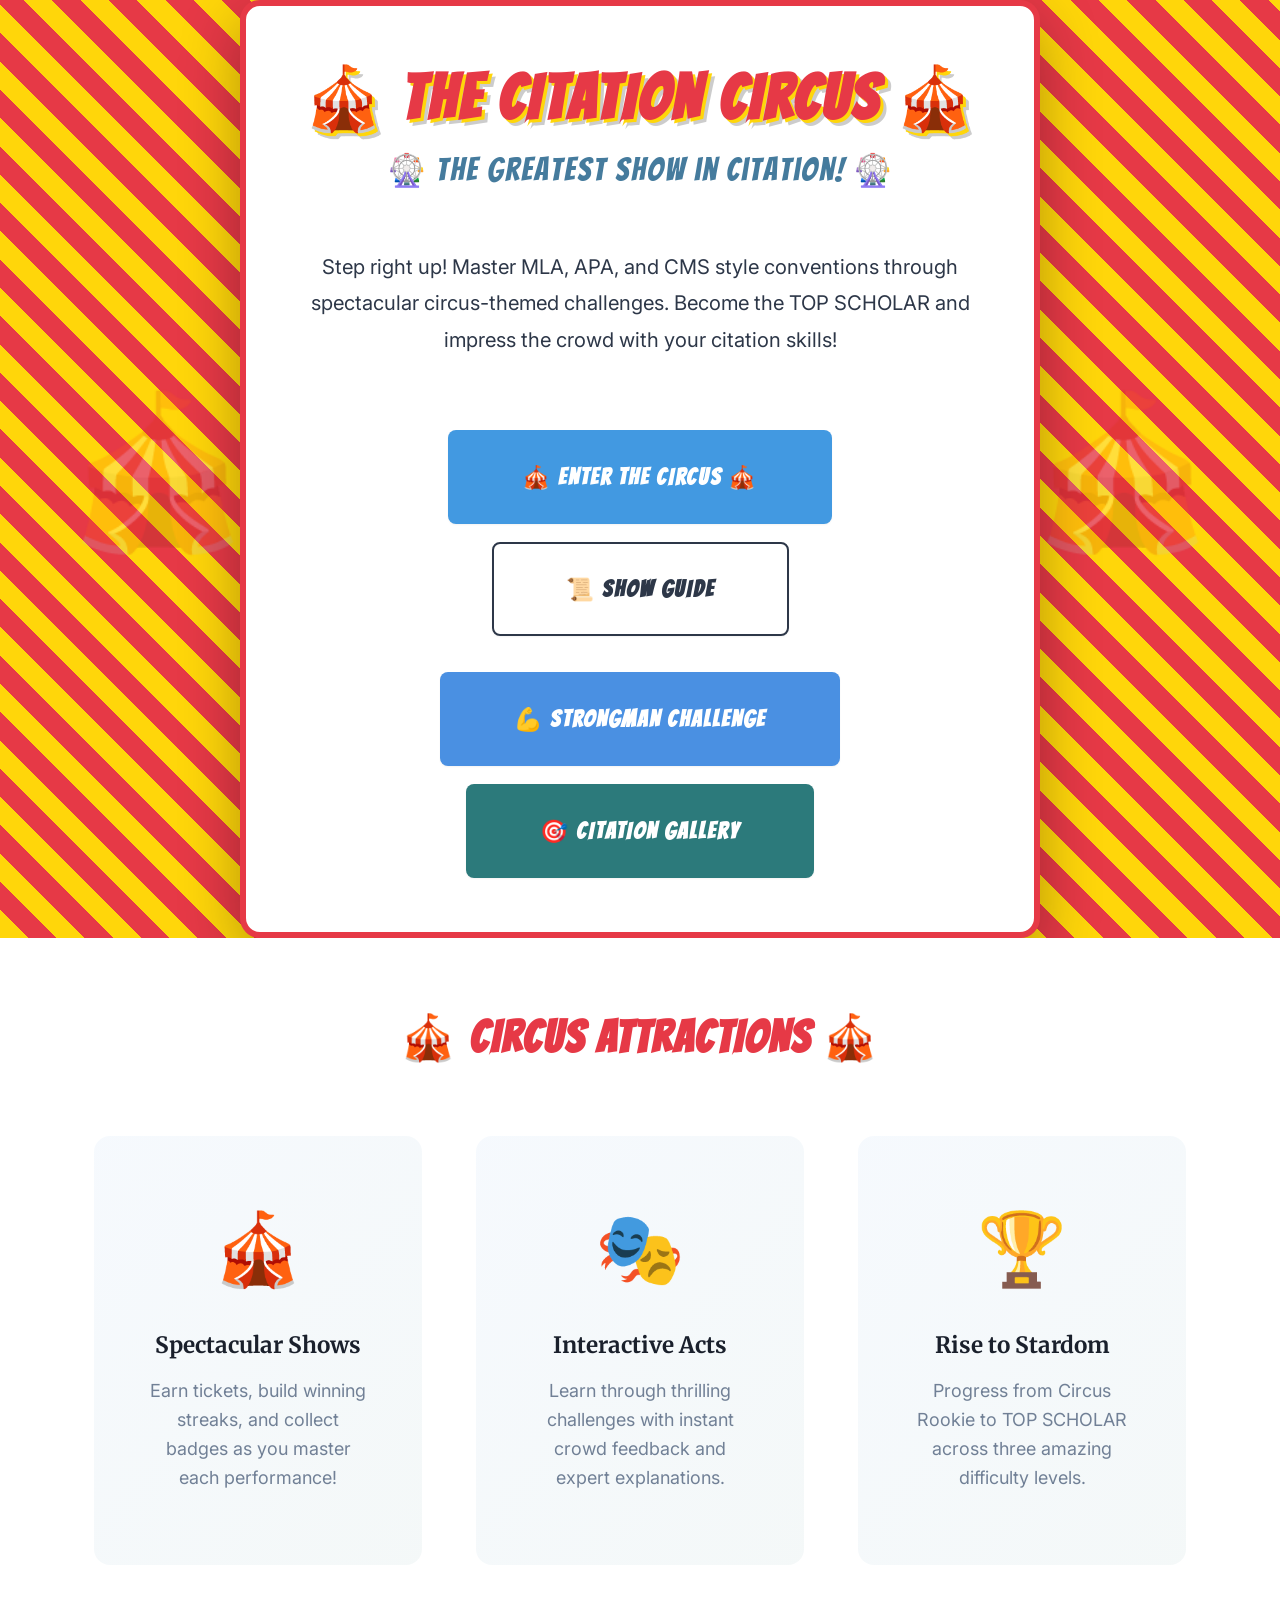
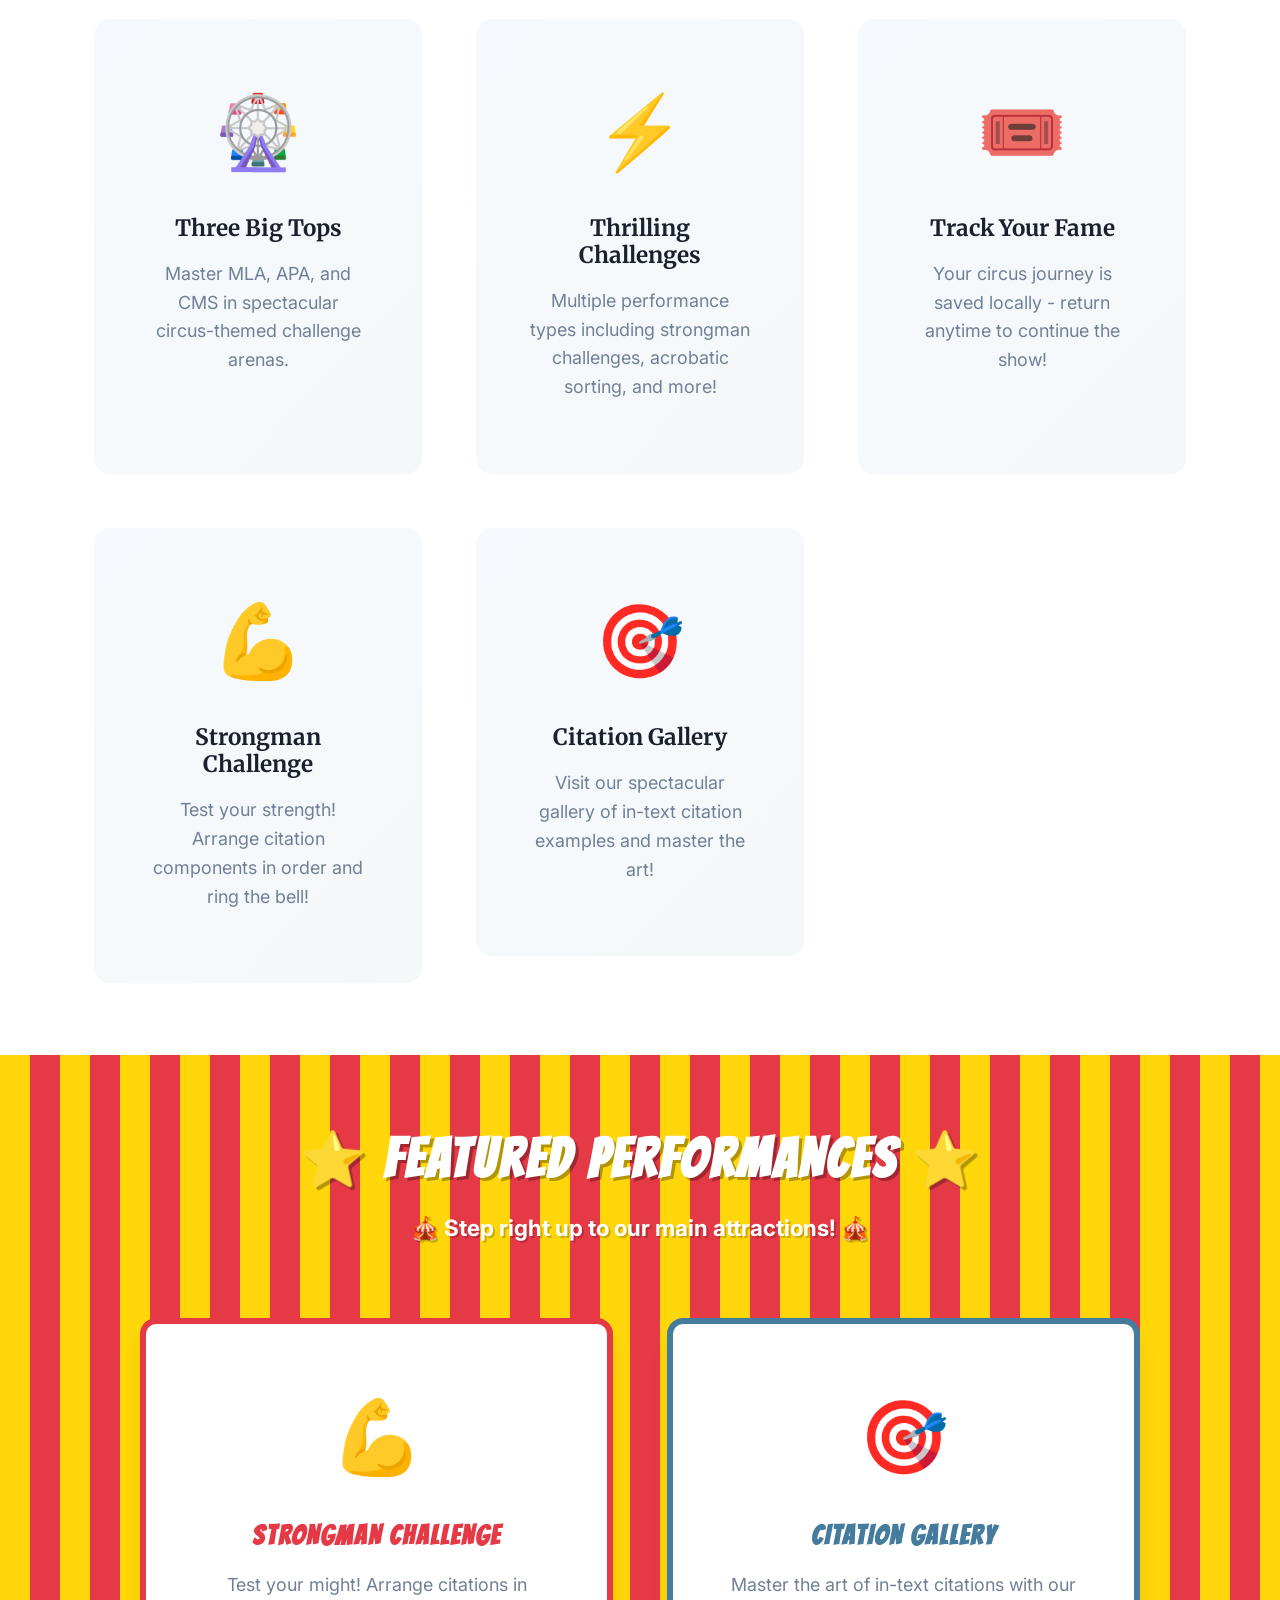
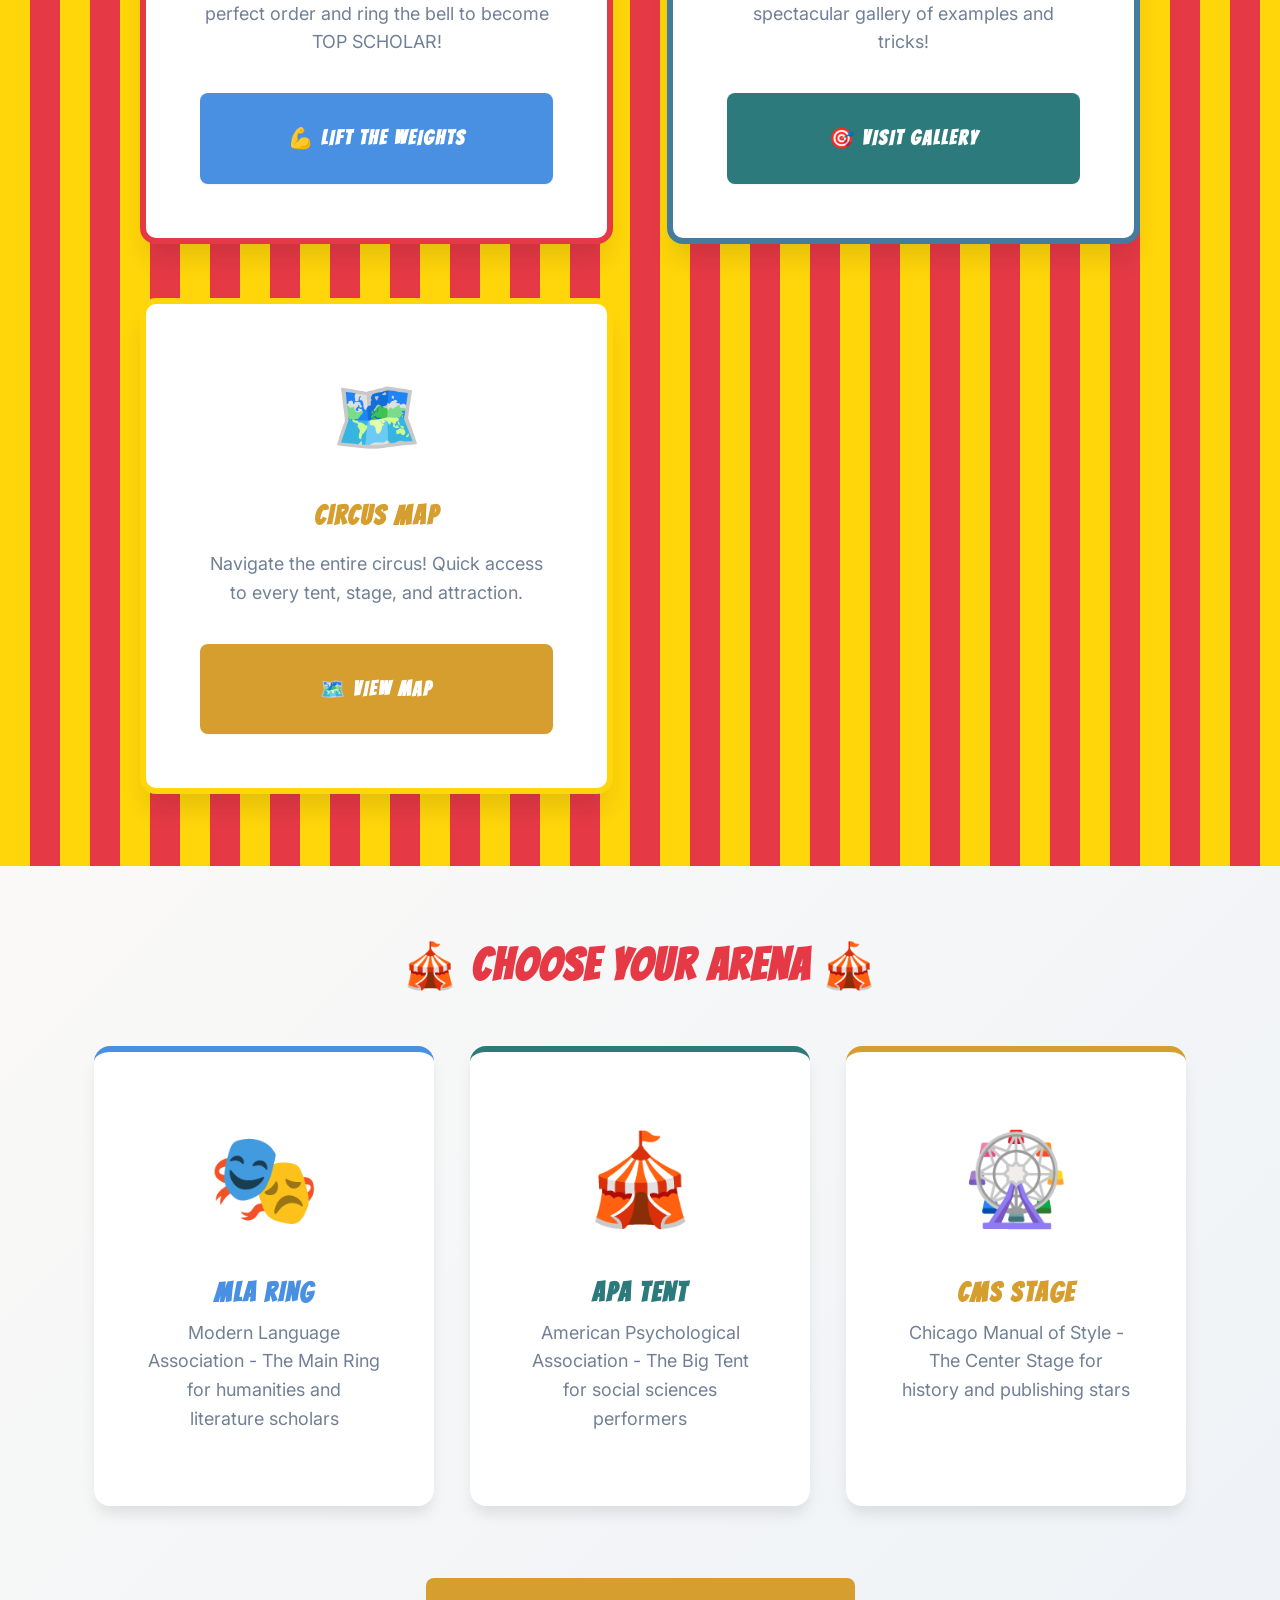
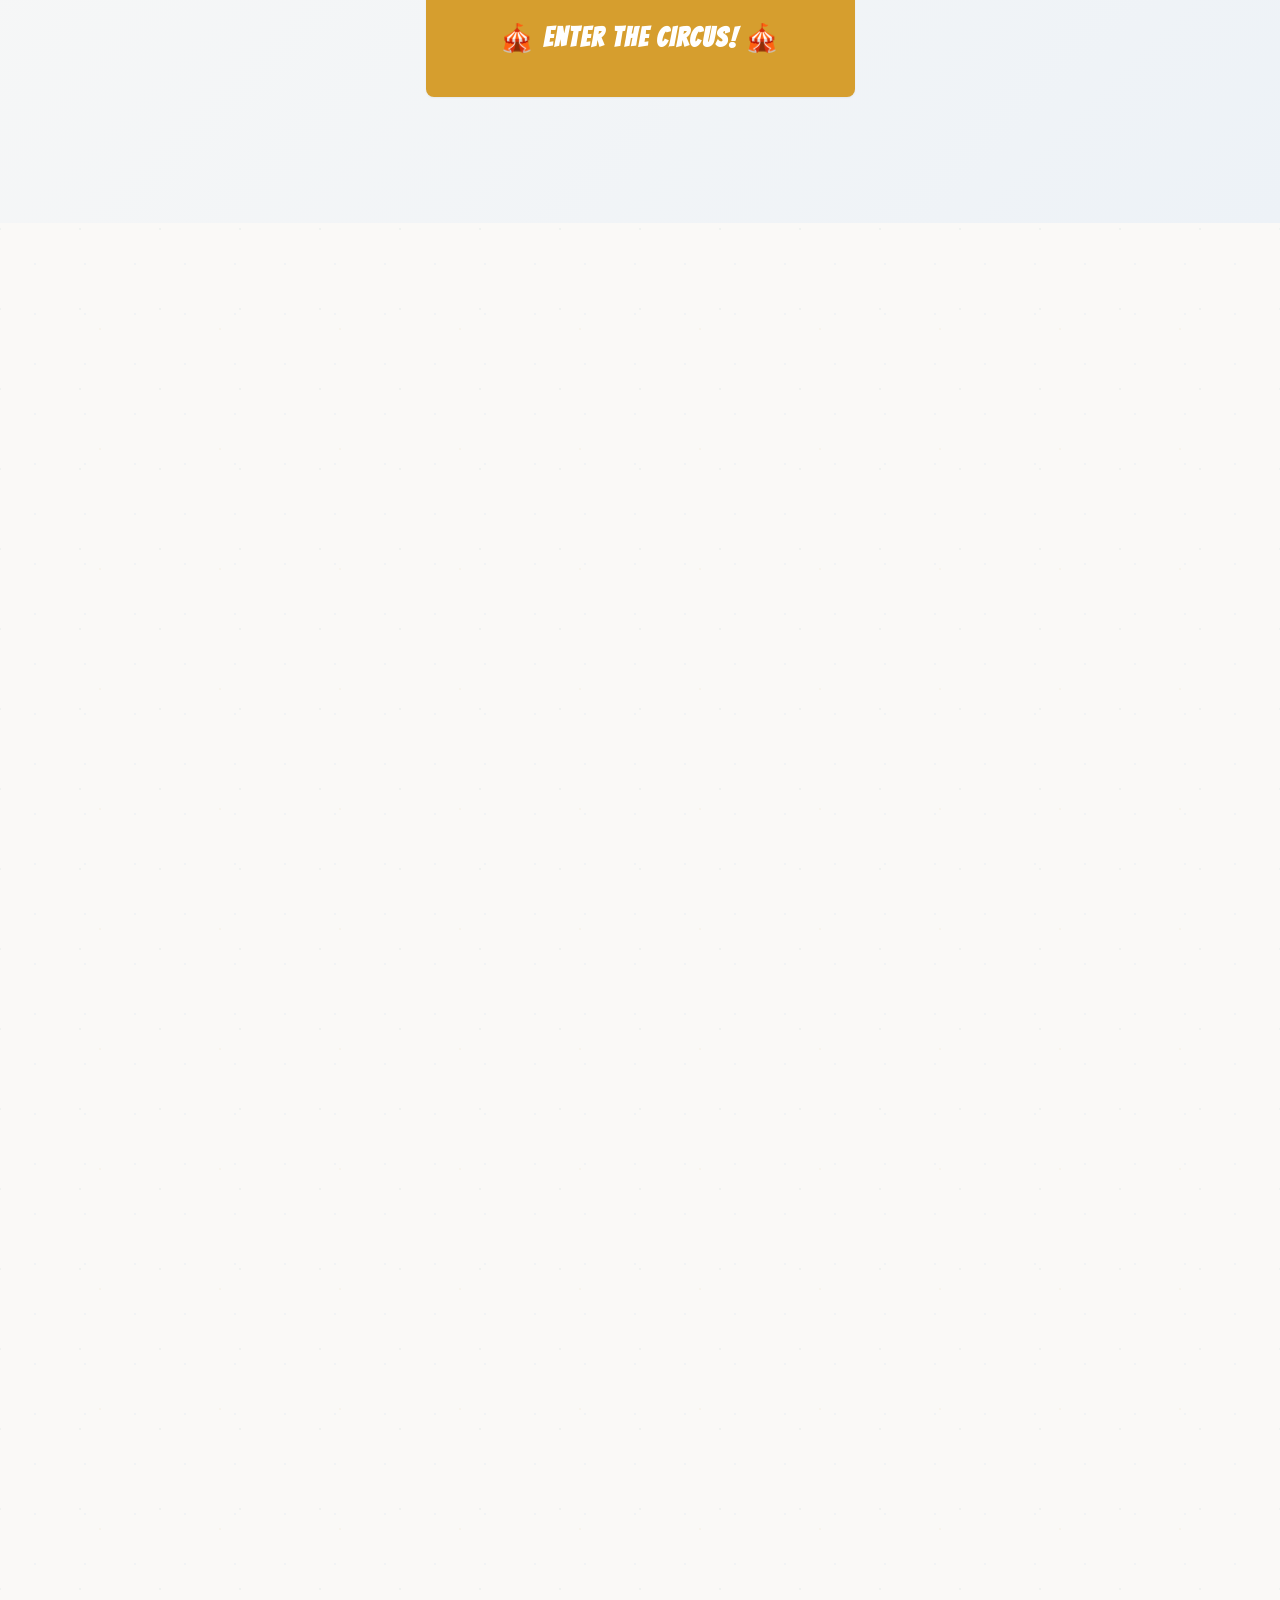
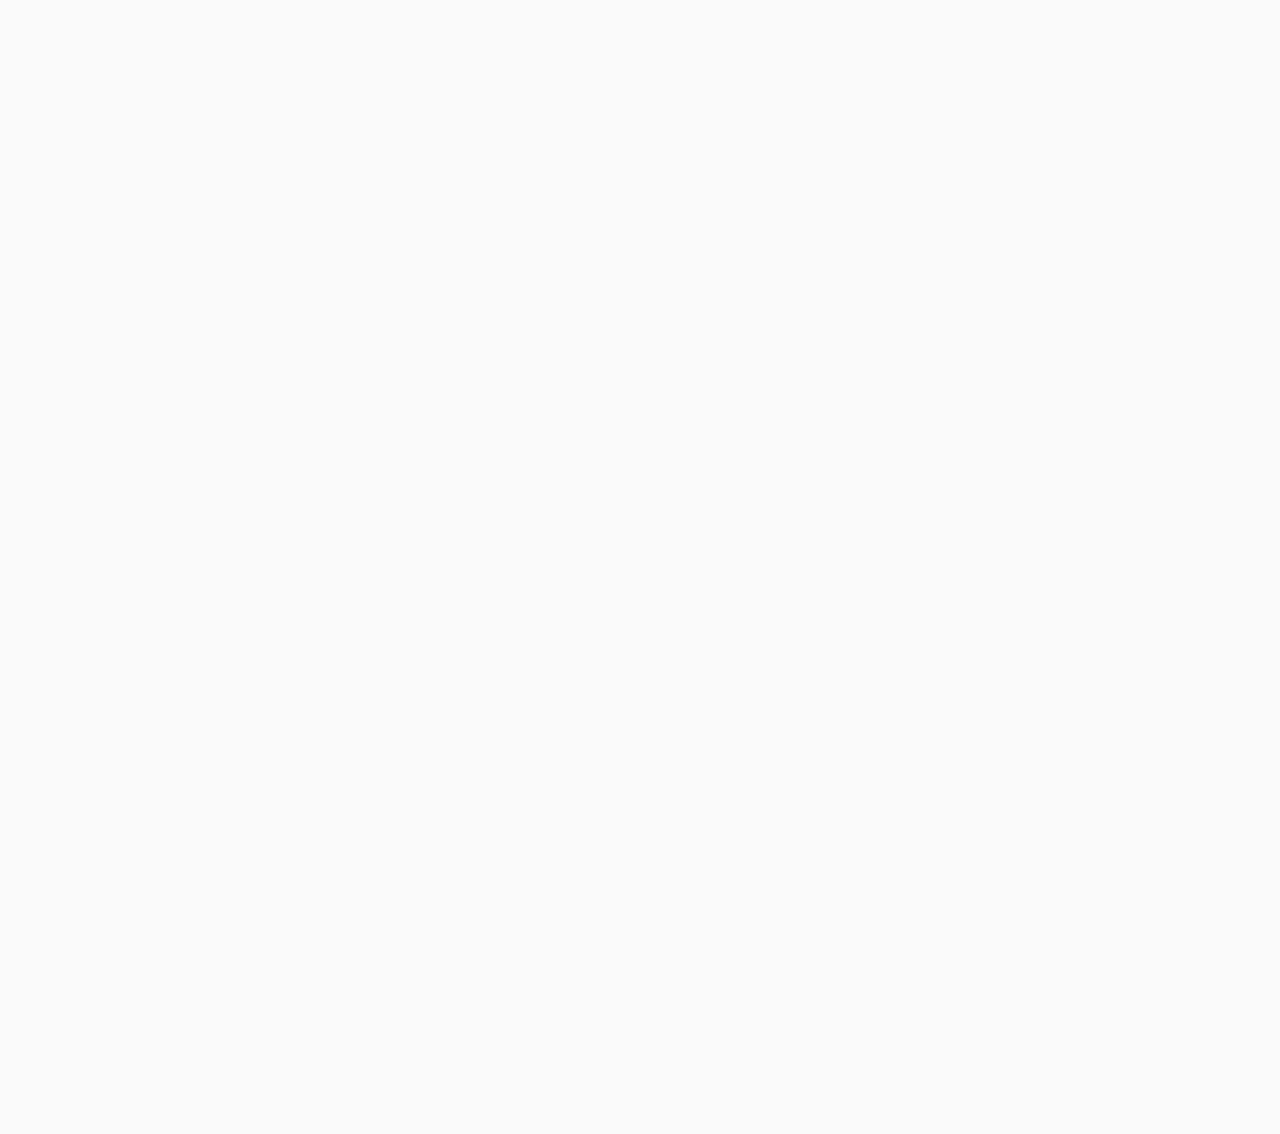
<file: index.html>
<!DOCTYPE html>
<html lang="en">
<head>
  <meta charset="UTF-8">
  <meta name="viewport" content="width=device-width, initial-scale=1.0">
  <meta name="description" content="The Citation Circus - Learn MLA, APA, and CMS style conventions through interactive, gamified challenges in the greatest show on Earth!">
  <title>The Citation Circus - The Greatest Show in Citation!</title>

  <!-- Fonts -->
  <link rel="preconnect" href="https://fonts.googleapis.com">
  <link rel="preconnect" href="https://fonts.gstatic.com" crossorigin>
  <link href="https://fonts.googleapis.com/css2?family=Inter:wght@400;600;700;900&family=Merriweather:wght@700;900&family=Bangers&display=swap" rel="stylesheet">

  <!-- Stylesheets -->
  <link rel="stylesheet" href="css/main.css">
  <link rel="stylesheet" href="css/components.css">

  <style>
    /* Landing Page Specific Styles */
    .hero {
      min-height: 100vh;
      display: flex;
      align-items: center;
      justify-content: center;
      text-align: center;
      position: relative;
      background: repeating-linear-gradient(
        45deg,
        #FFD60A,
        #FFD60A 20px,
        #E63946 20px,
        #E63946 40px
      );
      overflow-x: hidden;
      overflow-y: visible;
    }

    .hero::before {
      content: '🎪';
      position: absolute;
      font-size: 150px;
      opacity: 0.2;
      top: 50%;
      left: 5%;
      transform: translateY(-50%);
      animation: floatSlow 20s ease-in-out infinite;
    }

    .hero::after {
      content: '🎪';
      position: absolute;
      font-size: 150px;
      opacity: 0.2;
      top: 50%;
      right: 5%;
      transform: translateY(-50%);
      animation: floatSlow 25s ease-in-out infinite reverse;
    }

    .hero-content {
      max-width: 800px;
      padding: var(--spacing-2xl);
      position: relative;
      z-index: 2;
      background: white;
      border-radius: 20px;
      box-shadow: 0 20px 60px rgba(0, 0, 0, 0.3);
      border: 6px solid #E63946;
    }

    .hero-title {
      font-size: clamp(2rem, 5vw, 3.5rem);
      font-family: 'Bangers', cursive;
      margin-bottom: var(--spacing-sm);
      color: #E63946;
      text-shadow: 3px 3px 0 #FFD60A, 6px 6px 0 rgba(0, 0, 0, 0.2);
      letter-spacing: 3px;
      animation: fadeInUp 0.8s ease-out;
      white-space: nowrap;
    }

    .hero-subtitle {
      font-size: clamp(1.25rem, 3vw, 1.75rem);
      font-family: 'Bangers', cursive;
      color: #457B9D;
      margin-bottom: var(--spacing-2xl);
      letter-spacing: 2px;
      animation: fadeInUp 1s ease-out;
    }

    .hero-description {
      font-size: var(--font-size-lg);
      line-height: 1.8;
      margin-bottom: var(--spacing-3xl);
      color: var(--color-text);
      animation: fadeInUp 1.2s ease-out;
    }

    .hero-cta {
      display: flex;
      gap: var(--spacing-md);
      justify-content: center;
      flex-wrap: wrap;
      animation: fadeInUp 1.4s ease-out;
    }

    .hero-cta .btn {
      padding: var(--spacing-lg) var(--spacing-3xl);
      font-size: var(--font-size-xl);
      font-weight: 700;
      text-transform: uppercase;
      letter-spacing: 1px;
    }

    @keyframes fadeInUp {
      from {
        opacity: 0;
        transform: translateY(30px);
      }
      to {
        opacity: 1;
        transform: translateY(0);
      }
    }

    /* Features Section */
    .features {
      padding: var(--spacing-3xl) var(--spacing-lg);
      background-color: var(--color-white);
    }

    .features-grid {
      display: grid;
      grid-template-columns: repeat(auto-fit, minmax(280px, 1fr));
      gap: var(--spacing-2xl);
      max-width: var(--max-width);
      margin: 0 auto;
    }

    .feature-card {
      text-align: center;
      padding: var(--spacing-2xl);
      border-radius: var(--border-radius-lg);
      background: linear-gradient(135deg, rgba(74, 144, 226, 0.05), rgba(44, 122, 123, 0.05));
      transition: transform var(--transition-base);
    }

    .feature-card:hover {
      transform: translateY(-8px);
    }

    .feature-icon {
      font-size: 4rem;
      margin-bottom: var(--spacing-lg);
      display: block;
    }

    .feature-title {
      font-size: var(--font-size-xl);
      margin-bottom: var(--spacing-md);
      color: var(--color-black);
    }

    .feature-description {
      color: var(--color-text-light);
      line-height: 1.6;
    }

    /* Style Guide Preview */
    .style-preview {
      padding: var(--spacing-3xl) var(--spacing-lg);
      padding-bottom: calc(var(--spacing-3xl) + var(--spacing-2xl));
      background: linear-gradient(135deg, #FAF9F7 0%, #EDF2F7 100%);
    }

    .style-preview-grid {
      display: grid;
      grid-template-columns: repeat(auto-fit, minmax(300px, 1fr));
      gap: var(--spacing-xl);
      max-width: var(--max-width);
      margin: var(--spacing-2xl) auto 0;
    }

    .style-card-preview {
      padding: var(--spacing-2xl);
      border-radius: var(--border-radius-lg);
      background-color: var(--color-white);
      text-align: center;
      box-shadow: var(--shadow-lg);
      transition: all var(--transition-base);
    }

    .style-card-preview:hover {
      transform: scale(1.05);
    }

    .style-icon {
      font-size: 5rem;
      margin-bottom: var(--spacing-lg);
    }

    .style-name {
      font-size: var(--font-size-2xl);
      font-weight: 700;
      margin-bottom: var(--spacing-sm);
    }

    .style-card-preview.mla {
      border-top: 6px solid var(--color-mla);
    }

    .style-card-preview.mla .style-name {
      color: var(--color-mla);
    }

    .style-card-preview.apa {
      border-top: 6px solid var(--color-apa);
    }

    .style-card-preview.apa .style-name {
      color: var(--color-apa);
    }

    .style-card-preview.cms {
      border-top: 6px solid var(--color-cms);
    }

    .style-card-preview.cms .style-name {
      color: var(--color-cms);
    }
  </style>
</head>
<body class="bg-animated">
  <!-- Hero Section -->
  <section class="hero">
    <div class="hero-content">
      <h1 class="hero-title">🎪 THE CITATION CIRCUS 🎪</h1>
      <p class="hero-subtitle">🎡 The Greatest Show in Citation! 🎡</p>
      <p class="hero-description">
        Step right up! Master MLA, APA, and CMS style conventions through spectacular circus-themed challenges.
        Become the TOP SCHOLAR and impress the crowd with your citation skills!
      </p>
      <div class="hero-cta">
        <a href="style-selection.html" class="btn btn-primary btn-lg" style="font-family: 'Bangers', cursive; letter-spacing: 2px;">🎪 ENTER THE CIRCUS 🎪</a>
        <a href="help.html" class="btn btn-outline btn-lg" style="font-family: 'Bangers', cursive; letter-spacing: 2px;">📜 SHOW GUIDE</a>
      </div>
      <div class="hero-cta" style="margin-top: var(--spacing-xl);">
        <a href="citation-builder.html" class="btn btn-mla btn-lg" style="font-family: 'Bangers', cursive; letter-spacing: 2px;">💪 STRONGMAN CHALLENGE</a>
        <a href="in-text-citations.html" class="btn btn-apa btn-lg" style="font-family: 'Bangers', cursive; letter-spacing: 2px;">🎯 CITATION GALLERY</a>
      </div>
    </div>
  </section>

  <!-- Features Section -->
  <section class="features">
    <div class="container">
      <h2 class="text-center" style="margin-bottom: var(--spacing-3xl); font-family: 'Bangers', cursive; color: #E63946; letter-spacing: 2px; font-size: 2.5rem;">🎪 CIRCUS ATTRACTIONS 🎪</h2>
      <div class="features-grid">
        <div class="feature-card">
          <span class="feature-icon">🎪</span>
          <h3 class="feature-title">Spectacular Shows</h3>
          <p class="feature-description">
            Earn tickets, build winning streaks, and collect badges as you master each performance!
          </p>
        </div>

        <div class="feature-card">
          <span class="feature-icon">🎭</span>
          <h3 class="feature-title">Interactive Acts</h3>
          <p class="feature-description">
            Learn through thrilling challenges with instant crowd feedback and expert explanations.
          </p>
        </div>

        <div class="feature-card">
          <span class="feature-icon">🏆</span>
          <h3 class="feature-title">Rise to Stardom</h3>
          <p class="feature-description">
            Progress from Circus Rookie to TOP SCHOLAR across three amazing difficulty levels.
          </p>
        </div>

        <div class="feature-card">
          <span class="feature-icon">🎡</span>
          <h3 class="feature-title">Three Big Tops</h3>
          <p class="feature-description">
            Master MLA, APA, and CMS in spectacular circus-themed challenge arenas.
          </p>
        </div>

        <div class="feature-card">
          <span class="feature-icon">⚡</span>
          <h3 class="feature-title">Thrilling Challenges</h3>
          <p class="feature-description">
            Multiple performance types including strongman challenges, acrobatic sorting, and more!
          </p>
        </div>

        <div class="feature-card">
          <span class="feature-icon">🎟️</span>
          <h3 class="feature-title">Track Your Fame</h3>
          <p class="feature-description">
            Your circus journey is saved locally - return anytime to continue the show!
          </p>
        </div>

        <a href="citation-builder.html" style="text-decoration: none; color: inherit;">
          <div class="feature-card">
            <span class="feature-icon">💪</span>
            <h3 class="feature-title">Strongman Challenge</h3>
            <p class="feature-description">
              Test your strength! Arrange citation components in order and ring the bell!
            </p>
          </div>
        </a>

        <a href="in-text-citations.html" style="text-decoration: none; color: inherit;">
          <div class="feature-card">
            <span class="feature-icon">🎯</span>
            <h3 class="feature-title">Citation Gallery</h3>
            <p class="feature-description">
              Visit our spectacular gallery of in-text citation examples and master the art!
            </p>
          </div>
        </a>
      </div>
    </div>
  </section>

  <!-- New Tools Section -->
  <section class="section" style="background: repeating-linear-gradient(90deg, #FFD60A 0px, #FFD60A 30px, #E63946 30px, #E63946 60px); padding: var(--spacing-3xl) var(--spacing-lg);">
    <div class="container">
      <h2 class="text-center" style="margin-bottom: var(--spacing-md); font-family: 'Bangers', cursive; color: white; text-shadow: 3px 3px 0 rgba(0,0,0,0.3); letter-spacing: 3px; font-size: 3rem;">⭐ FEATURED PERFORMANCES ⭐</h2>
      <p class="text-center" style="color: white; margin-bottom: var(--spacing-3xl); font-size: var(--font-size-xl); font-weight: 700; text-shadow: 2px 2px 0 rgba(0,0,0,0.2);">
        🎪 Step right up to our main attractions! 🎪
      </p>

      <div style="display: grid; grid-template-columns: repeat(auto-fit, minmax(300px, 1fr)); gap: var(--spacing-2xl); max-width: 1000px; margin: 0 auto;">
        <!-- Citation Builder Card -->
        <div style="background: white; padding: var(--spacing-2xl); border-radius: var(--border-radius-lg); box-shadow: var(--shadow-xl); text-align: center; border: 6px solid #E63946;">
          <div style="font-size: 4rem; margin-bottom: var(--spacing-lg);">💪</div>
          <h3 style="font-size: var(--font-size-2xl); margin-bottom: var(--spacing-md); color: #E63946; font-family: 'Bangers', cursive; letter-spacing: 2px;">STRONGMAN CHALLENGE</h3>
          <p style="color: var(--color-text-light); margin-bottom: var(--spacing-xl); line-height: 1.6;">
            Test your might! Arrange citations in perfect order and ring the bell to become TOP SCHOLAR!
          </p>
          <a href="citation-builder.html" class="btn btn-mla btn-block btn-lg" style="font-family: 'Bangers', cursive; letter-spacing: 2px;">💪 LIFT THE WEIGHTS</a>
        </div>

        <!-- In-Text Citations Card -->
        <div style="background: white; padding: var(--spacing-2xl); border-radius: var(--border-radius-lg); box-shadow: var(--shadow-xl); text-align: center; border: 6px solid #457B9D;">
          <div style="font-size: 4rem; margin-bottom: var(--spacing-lg);">🎯</div>
          <h3 style="font-size: var(--font-size-2xl); margin-bottom: var(--spacing-md); color: #457B9D; font-family: 'Bangers', cursive; letter-spacing: 2px;">CITATION GALLERY</h3>
          <p style="color: var(--color-text-light); margin-bottom: var(--spacing-xl); line-height: 1.6;">
            Master the art of in-text citations with our spectacular gallery of examples and tricks!
          </p>
          <a href="in-text-citations.html" class="btn btn-apa btn-block btn-lg" style="font-family: 'Bangers', cursive; letter-spacing: 2px;">🎯 VISIT GALLERY</a>
        </div>

        <!-- Sitemap Card -->
        <div style="background: white; padding: var(--spacing-2xl); border-radius: var(--border-radius-lg); box-shadow: var(--shadow-xl); text-align: center; border: 6px solid #FFD60A;">
          <div style="font-size: 4rem; margin-bottom: var(--spacing-lg);">🗺️</div>
          <h3 style="font-size: var(--font-size-2xl); margin-bottom: var(--spacing-md); color: #D69E2E; font-family: 'Bangers', cursive; letter-spacing: 2px;">CIRCUS MAP</h3>
          <p style="color: var(--color-text-light); margin-bottom: var(--spacing-xl); line-height: 1.6;">
            Navigate the entire circus! Quick access to every tent, stage, and attraction.
          </p>
          <a href="sitemap.html" class="btn btn-cms btn-block btn-lg" style="font-family: 'Bangers', cursive; letter-spacing: 2px;">🗺️ VIEW MAP</a>
        </div>
      </div>
    </div>
  </section>

  <!-- Style Guide Preview -->
  <section class="style-preview">
    <div class="container">
      <h2 class="text-center" style="margin-bottom: var(--spacing-2xl); font-family: 'Bangers', cursive; color: #E63946; letter-spacing: 2px; font-size: 2.5rem;">🎪 CHOOSE YOUR ARENA 🎪</h2>
      <div class="style-preview-grid">
        <div class="style-card-preview mla">
          <div class="style-icon">🎭</div>
          <h3 class="style-name" style="font-family: 'Bangers', cursive; letter-spacing: 2px;">MLA RING</h3>
          <p class="feature-description">
            Modern Language Association - The Main Ring for humanities and literature scholars
          </p>
        </div>

        <div class="style-card-preview apa">
          <div class="style-icon">🎪</div>
          <h3 class="style-name" style="font-family: 'Bangers', cursive; letter-spacing: 2px;">APA TENT</h3>
          <p class="feature-description">
            American Psychological Association - The Big Tent for social sciences performers
          </p>
        </div>

        <div class="style-card-preview cms">
          <div class="style-icon">🎡</div>
          <h3 class="style-name" style="font-family: 'Bangers', cursive; letter-spacing: 2px;">CMS STAGE</h3>
          <p class="feature-description">
            Chicago Manual of Style - The Center Stage for history and publishing stars
          </p>
        </div>
      </div>

      <div class="text-center" style="margin-top: var(--spacing-3xl);">
        <a href="style-selection.html" class="btn btn-cms btn-lg" style="font-family: 'Bangers', cursive; letter-spacing: 2px; font-size: 1.5rem; padding: var(--spacing-xl) var(--spacing-3xl);">🎪 ENTER THE CIRCUS! 🎪</a>
      </div>
    </div>
  </section>

  <!-- Scripts -->
  <script src="js/storage.js"></script>
  <script>
    // Initialize storage on page load
    document.addEventListener('DOMContentLoaded', function() {
      EditQuestStorage.init();
      console.log('🎪 The Citation Circus is open for business! 🎪');
    });
  </script>
</body>
</html>
</file>
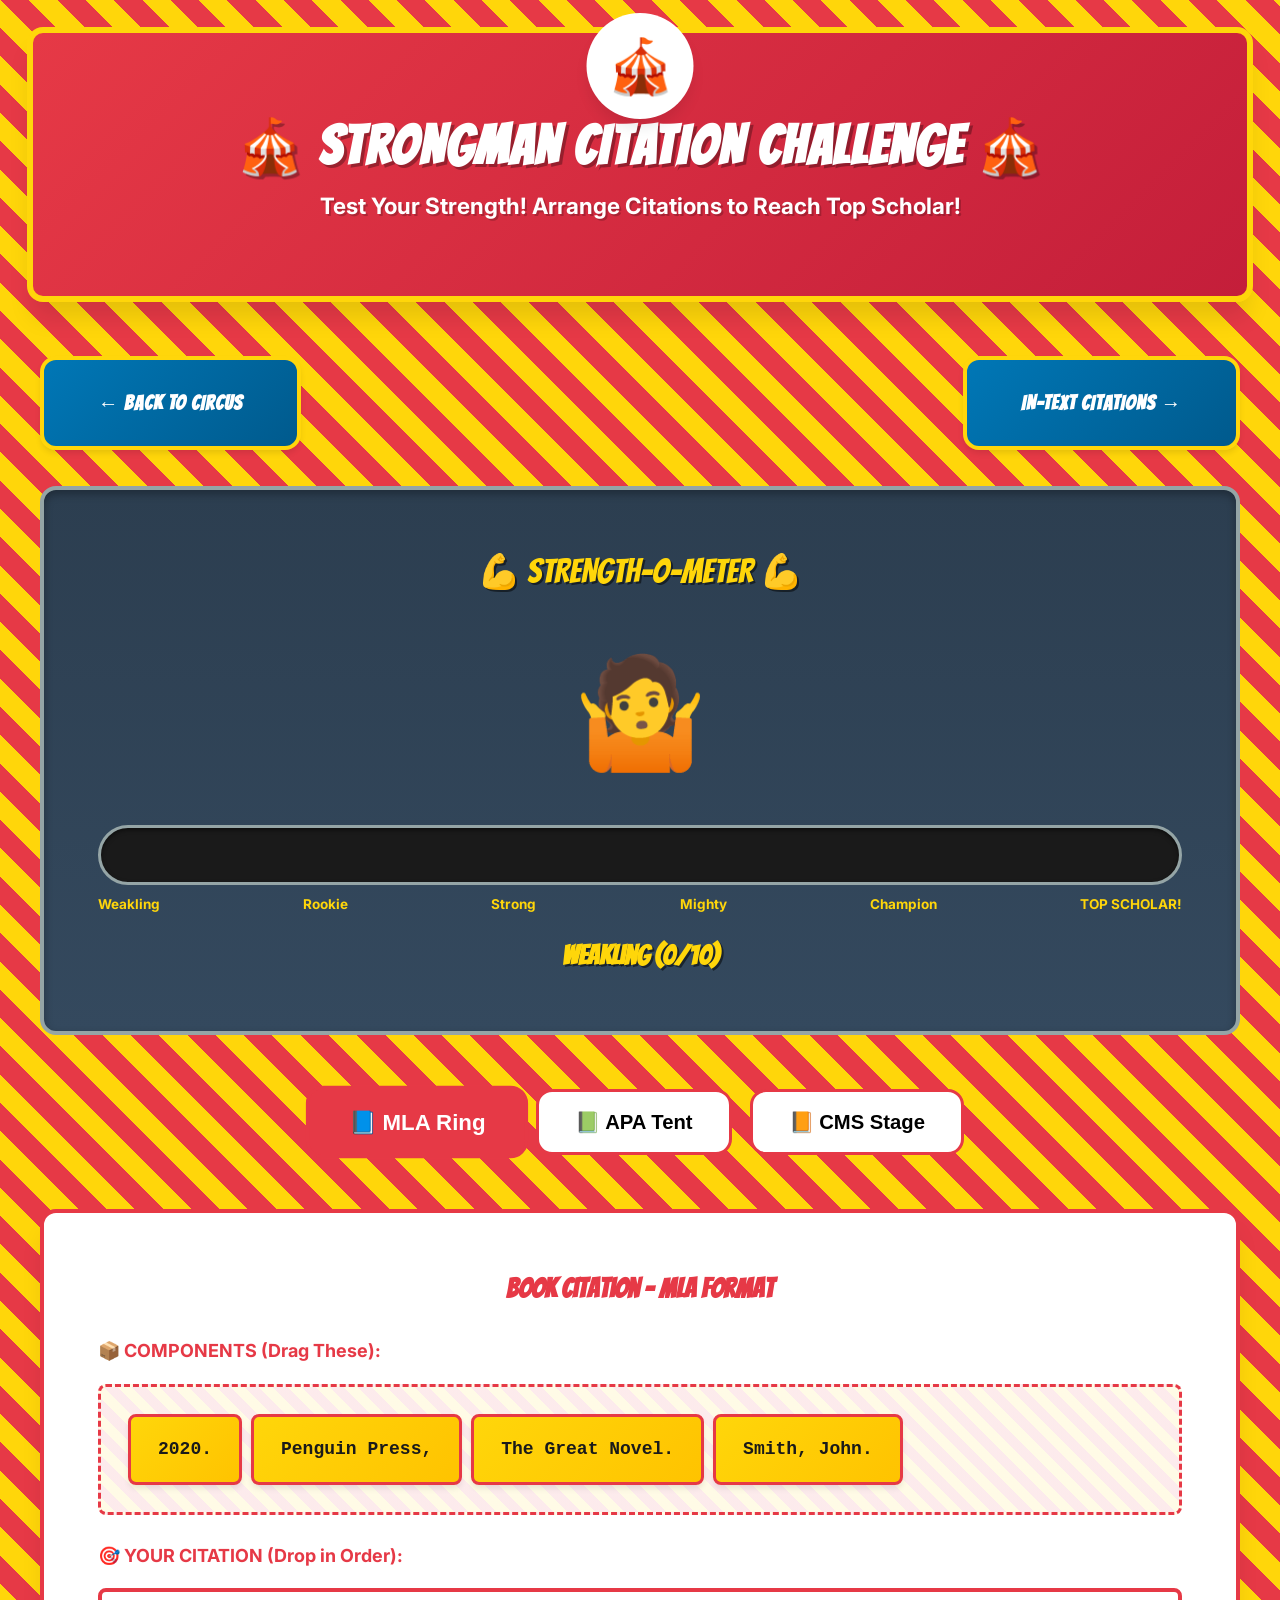
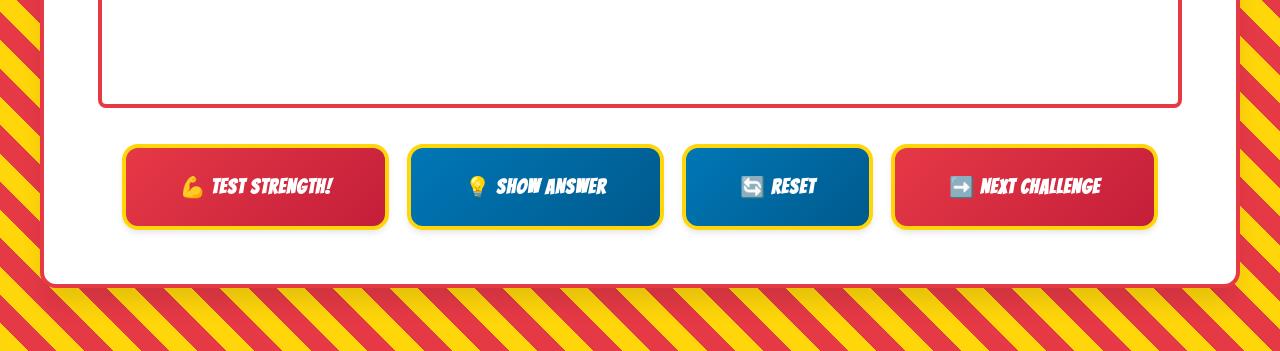
<file: citation-builder.html>
<!DOCTYPE html>
<html lang="en">
<head>
  <meta charset="UTF-8">
  <meta name="viewport" content="width=device-width, initial-scale=1.0">
  <title>Strongman Citation Challenge - The Citation Circus</title>

  <!-- Fonts -->
  <link rel="preconnect" href="https://fonts.googleapis.com">
  <link rel="preconnect" href="https://fonts.gstatic.com" crossorigin>
  <link href="https://fonts.googleapis.com/css2?family=Inter:wght@400;600;700;900&family=Merriweather:wght@700;900&family=Bangers&display=swap" rel="stylesheet">

  <!-- Stylesheets -->
  <link rel="stylesheet" href="css/main.css">
  <link rel="stylesheet" href="css/components.css">

  <style>
    :root {
      --circus-red: #E63946;
      --circus-yellow: #FFD60A;
      --circus-blue: #0077B6;
    }

    body {
      background: repeating-linear-gradient(
        45deg,
        #FFD60A,
        #FFD60A 20px,
        #E63946 20px,
        #E63946 40px
      );
    }

    .citation-container {
      min-height: 100vh;
      display: flex;
      flex-direction: column;
      padding: var(--spacing-lg);
    }

    .circus-header {
      background: linear-gradient(135deg, var(--circus-red), #C41E3A);
      padding: var(--spacing-2xl) var(--spacing-lg);
      text-align: center;
      color: var(--color-white);
      box-shadow: var(--shadow-xl);
      border-radius: var(--border-radius-lg);
      border: 6px solid var(--circus-yellow);
      margin-bottom: var(--spacing-2xl);
      position: relative;
    }

    .circus-header::before {
      content: '🎪';
      position: absolute;
      font-size: 3rem;
      top: -20px;
      left: 50%;
      transform: translateX(-50%);
      background: white;
      padding: 10px 20px;
      border-radius: 50%;
      box-shadow: var(--shadow-lg);
    }

    .circus-header h1 {
      color: var(--color-white);
      font-family: 'Bangers', cursive;
      font-size: var(--font-size-5xl);
      text-shadow: 3px 3px 0px rgba(0,0,0,0.3);
      margin-top: var(--spacing-lg);
      margin-bottom: var(--spacing-sm);
      letter-spacing: 2px;
    }

    .circus-subtitle {
      font-size: var(--font-size-xl);
      font-weight: 700;
      text-shadow: 2px 2px 0px rgba(0,0,0,0.2);
    }

    .citation-content {
      flex: 1;
      max-width: 1200px;
      margin: 0 auto;
      width: 100%;
    }

    .strongman-arena {
      background: white;
      border-radius: var(--border-radius-lg);
      padding: var(--spacing-2xl);
      box-shadow: var(--shadow-xl);
      border: 4px solid var(--circus-red);
      margin-bottom: var(--spacing-xl);
    }

    /* Strength Gauge */
    .strength-gauge-container {
      background: linear-gradient(to bottom, #2C3E50, #34495E);
      padding: var(--spacing-2xl);
      border-radius: var(--border-radius-lg);
      margin-bottom: var(--spacing-2xl);
      box-shadow: inset 0 4px 8px rgba(0,0,0,0.3);
      border: 4px solid #95A5A6;
    }

    .gauge-title {
      text-align: center;
      color: var(--circus-yellow);
      font-family: 'Bangers', cursive;
      font-size: var(--font-size-3xl);
      margin-bottom: var(--spacing-lg);
      text-shadow: 2px 2px 0px rgba(0,0,0,0.5);
    }

    .strength-meter {
      background: #1A1A1A;
      height: 60px;
      border-radius: var(--border-radius-full);
      position: relative;
      overflow: hidden;
      border: 3px solid #95A5A6;
      box-shadow: inset 0 2px 4px rgba(0,0,0,0.5);
    }

    .strength-fill {
      height: 100%;
      background: linear-gradient(90deg, #E63946, #FFD60A, #00FF00, #00FF00);
      width: 0%;
      transition: width 0.5s ease-out;
      position: relative;
      box-shadow: 0 0 20px rgba(255, 214, 10, 0.8);
    }

    .strength-fill::after {
      content: '';
      position: absolute;
      top: 0;
      left: 0;
      right: 0;
      bottom: 0;
      background: linear-gradient(to bottom,
        rgba(255,255,255,0.3) 0%,
        rgba(255,255,255,0) 50%,
        rgba(0,0,0,0.2) 100%);
    }

    .gauge-markers {
      display: flex;
      justify-content: space-between;
      margin-top: var(--spacing-sm);
      font-size: var(--font-size-xs);
      color: var(--circus-yellow);
      font-weight: 700;
    }

    .current-rank {
      text-align: center;
      margin-top: var(--spacing-md);
      font-size: var(--font-size-2xl);
      font-weight: 900;
      color: var(--circus-yellow);
      font-family: 'Bangers', cursive;
      text-shadow: 2px 2px 0px rgba(0,0,0,0.5);
      animation: pulse 2s infinite;
    }

    @keyframes pulse {
      0%, 100% { transform: scale(1); }
      50% { transform: scale(1.05); }
    }

    .strongman-icon {
      text-align: center;
      font-size: 6rem;
      margin: var(--spacing-lg) 0;
      animation: bounce 2s infinite;
    }

    @keyframes bounce {
      0%, 100% { transform: translateY(0); }
      50% { transform: translateY(-10px); }
    }

    .style-selector {
      display: flex;
      gap: var(--spacing-md);
      justify-content: center;
      margin-bottom: var(--spacing-2xl);
      flex-wrap: wrap;
    }

    .style-btn {
      padding: var(--spacing-md) var(--spacing-xl);
      border: 3px solid var(--circus-red);
      background: white;
      border-radius: var(--border-radius-lg);
      cursor: pointer;
      transition: all var(--transition-fast);
      font-weight: 700;
      font-size: var(--font-size-lg);
    }

    .style-btn:hover {
      transform: translateY(-4px) rotate(-2deg);
      box-shadow: var(--shadow-lg);
    }

    .style-btn.active {
      background: var(--circus-red);
      color: white;
      transform: scale(1.1);
    }

    .work-title {
      font-size: var(--font-size-2xl);
      font-weight: 700;
      margin-bottom: var(--spacing-lg);
      text-align: center;
      color: var(--circus-red);
      font-family: 'Bangers', cursive;
    }

    .tiles-container, .drop-zone {
      min-height: 120px;
      padding: var(--spacing-lg);
      background: repeating-linear-gradient(
        45deg,
        rgba(255,214,10,0.1),
        rgba(255,214,10,0.1) 10px,
        rgba(230,57,70,0.1) 10px,
        rgba(230,57,70,0.1) 20px
      );
      border-radius: var(--border-radius);
      border: 3px dashed var(--circus-red);
      margin-bottom: var(--spacing-lg);
      display: flex;
      flex-wrap: wrap;
      gap: var(--spacing-sm);
      align-items: flex-start;
    }

    .citation-tile {
      padding: var(--spacing-md) var(--spacing-lg);
      background: linear-gradient(135deg, #FFD60A, #FFC300);
      border: 3px solid var(--circus-red);
      border-radius: var(--border-radius);
      cursor: grab;
      user-select: none;
      transition: all var(--transition-fast);
      box-shadow: var(--shadow-md);
      font-family: 'Courier New', monospace;
      font-weight: 700;
      color: #1A1A1A;
    }

    .citation-tile:hover {
      transform: rotate(-2deg) scale(1.05);
      box-shadow: var(--shadow-lg);
    }

    .citation-tile:active {
      cursor: grabbing;
    }

    .drop-zone {
      background: white;
      border-style: solid;
      border-width: 4px;
    }

    .drop-zone.drag-over {
      background: rgba(0, 255, 0, 0.1);
      border-color: #00FF00;
    }

    .result-message {
      text-align: center;
      padding: var(--spacing-lg);
      border-radius: var(--border-radius-lg);
      margin-top: var(--spacing-lg);
      font-weight: 700;
      font-size: var(--font-size-xl);
      display: none;
      border: 4px solid;
    }

    .result-message.correct {
      background: linear-gradient(135deg, #00FF00, #00CC00);
      color: white;
      display: block;
      border-color: #008800;
      animation: celebration 0.5s ease-out;
    }

    .result-message.incorrect {
      background: linear-gradient(135deg, #FF0000, #CC0000);
      color: white;
      display: block;
      border-color: #880000;
    }

    @keyframes celebration {
      0%, 100% { transform: scale(1); }
      25% { transform: scale(1.1) rotate(-3deg); }
      75% { transform: scale(1.1) rotate(3deg); }
    }

    .action-buttons {
      display: flex;
      gap: var(--spacing-md);
      justify-content: center;
      flex-wrap: wrap;
      margin-top: var(--spacing-xl);
    }

    .circus-btn {
      padding: var(--spacing-lg) var(--spacing-2xl);
      background: linear-gradient(135deg, var(--circus-red), #C41E3A);
      color: white;
      border: 4px solid var(--circus-yellow);
      border-radius: var(--border-radius-lg);
      font-weight: 900;
      font-size: var(--font-size-lg);
      cursor: pointer;
      transition: all var(--transition-base);
      box-shadow: var(--shadow-md);
      text-transform: uppercase;
      font-family: 'Bangers', cursive;
      letter-spacing: 1px;
    }

    .circus-btn:hover {
      transform: scale(1.1) rotate(-2deg);
      box-shadow: var(--shadow-xl);
    }

    .circus-btn.secondary {
      background: linear-gradient(135deg, #0077B6, #005A8D);
    }

    .nav-links {
      display: flex;
      gap: var(--spacing-md);
      justify-content: space-between;
      margin-bottom: var(--spacing-xl);
    }
  </style>
</head>
<body>
  <div class="citation-container">
    <!-- Circus Header -->
    <header class="circus-header">
      <h1>🎪 STRONGMAN CITATION CHALLENGE 🎪</h1>
      <p class="circus-subtitle">Test Your Strength! Arrange Citations to Reach Top Scholar!</p>
    </header>

    <!-- Main Content -->
    <main class="citation-content">
      <div class="nav-links">
        <a href="index.html" class="circus-btn secondary">← Back to Circus</a>
        <a href="in-text-citations.html" class="circus-btn secondary">In-Text Citations →</a>
      </div>

      <!-- Strength Gauge -->
      <div class="strength-gauge-container">
        <div class="gauge-title">💪 STRENGTH-O-METER 💪</div>
        <div class="strongman-icon" id="strongman-icon">🤷</div>
        <div class="strength-meter">
          <div class="strength-fill" id="strength-fill"></div>
        </div>
        <div class="gauge-markers">
          <span>Weakling</span>
          <span>Rookie</span>
          <span>Strong</span>
          <span>Mighty</span>
          <span>Champion</span>
          <span>TOP SCHOLAR!</span>
        </div>
        <div class="current-rank" id="current-rank">Weakling (0/10)</div>
      </div>

      <!-- Style Selector -->
      <div class="style-selector">
        <button class="style-btn active" onclick="selectStyle('mla')">📘 MLA Ring</button>
        <button class="style-btn" onclick="selectStyle('apa')">📗 APA Tent</button>
        <button class="style-btn" onclick="selectStyle('cms')">📙 CMS Stage</button>
      </div>

      <!-- Strongman Arena -->
      <div class="strongman-arena">
        <div class="work-title" id="work-title">Loading Challenge...</div>

        <!-- Available Tiles -->
        <div style="margin-bottom: var(--spacing-md); font-weight: 700; color: var(--circus-red);">
          📦 COMPONENTS (Drag These):
        </div>
        <div class="tiles-container" id="tiles-container"></div>

        <!-- Drop Zone -->
        <div style="margin-bottom: var(--spacing-md); font-weight: 700; color: var(--circus-red);">
          🎯 YOUR CITATION (Drop in Order):
        </div>
        <div class="drop-zone" id="drop-zone"></div>

        <!-- Result Message -->
        <div class="result-message" id="result-message"></div>

        <!-- Actions -->
        <div class="action-buttons">
          <button class="circus-btn" onclick="checkAnswer()">💪 TEST STRENGTH!</button>
          <button class="circus-btn secondary" onclick="showAnswer()">💡 Show Answer</button>
          <button class="circus-btn secondary" onclick="resetPuzzle()">🔄 Reset</button>
          <button class="circus-btn" onclick="nextPuzzle()">➡️ Next Challenge</button>
        </div>
      </div>
    </main>
  </div>

  <script>
    let currentStyle = 'mla';
    let currentPuzzleIndex = 0;
    let draggedElement = null;
    let correctAnswers = 0;
    let totalAttempts = 0;

    // Strength levels - Circus strength progression
    const strengthLevels = [
      { min: 0, max: 1, name: 'Weakling', icon: '🤷', percentage: 0 },
      { min: 2, max: 3, name: 'Rookie', icon: '💪', percentage: 20 },
      { min: 4, max: 5, name: 'Strong', icon: '🏋️', percentage: 40 },
      { min: 6, max: 7, name: 'Mighty', icon: '🦾', percentage: 60 },
      { min: 8, max: 9, name: 'Champion', icon: '🏆', percentage: 80 },
      { min: 10, max: 999, name: 'TOP SCHOLAR!', icon: '👑', percentage: 100 }
    ];

    // Citation puzzles database
    const puzzles = {
      mla: [
        {
          title: 'Book Citation',
          components: ['Smith, John.', 'The Great Novel.', 'Penguin Press,', '2020.'],
          correctOrder: ['Smith, John.', 'The Great Novel.', 'Penguin Press,', '2020.'],
        },
        {
          title: 'Journal Article',
          components: ['Johnson, Maria.', '"Climate Change Effects."', 'Environmental Science,', 'vol. 45, no. 3,', '2022,', 'pp. 112-130.'],
          correctOrder: ['Johnson, Maria.', '"Climate Change Effects."', 'Environmental Science,', 'vol. 45, no. 3,', '2022,', 'pp. 112-130.'],
        },
        {
          title: 'Two Authors',
          components: ['Smith, John,', 'and Mary Jones.', 'Writing Tips.', 'Oxford UP,', '2021.'],
          correctOrder: ['Smith, John,', 'and Mary Jones.', 'Writing Tips.', 'Oxford UP,', '2021.'],
        }
      ],
      apa: [
        {
          title: 'Book Reference',
          components: ['Smith, J.', '(2020).', 'The great novel.', 'Penguin Press.'],
          correctOrder: ['Smith, J.', '(2020).', 'The great novel.', 'Penguin Press.'],
        },
        {
          title: 'Journal Article with DOI',
          components: ['Johnson, M.', '(2022).', 'Climate change effects.', 'Environmental Science,', '45(3),', '112-130.', 'https://doi.org/10.1234/example'],
          correctOrder: ['Johnson, M.', '(2022).', 'Climate change effects.', 'Environmental Science,', '45(3),', '112-130.', 'https://doi.org/10.1234/example'],
        },
        {
          title: 'Two Authors',
          components: ['Smith, J.,', '& Jones, M.', '(2021).', 'Writing tips.', 'Oxford Press.'],
          correctOrder: ['Smith, J.,', '& Jones, M.', '(2021).', 'Writing tips.', 'Oxford Press.'],
        }
      ],
      cms: [
        {
          title: 'Bibliography Entry',
          components: ['Smith, John.', 'The Great Novel.', 'New York:', 'Penguin Press,', '2020.'],
          correctOrder: ['Smith, John.', 'The Great Novel.', 'New York:', 'Penguin Press,', '2020.'],
        },
        {
          title: 'Journal Article',
          components: ['Johnson, Maria.', '"Climate Change Effects."', 'Environmental Science', '45, no. 3', '(2022):', '112-130.'],
          correctOrder: ['Johnson, Maria.', '"Climate Change Effects."', 'Environmental Science', '45, no. 3', '(2022):', '112-130.'],
        },
        {
          title: 'Two Authors',
          components: ['Smith, John,', 'and Mary Jones.', 'Writing Tips.', 'Oxford:', 'Oxford Press,', '2021.'],
          correctOrder: ['Smith, John,', 'and Mary Jones.', 'Writing Tips.', 'Oxford:', 'Oxford Press,', '2021.'],
        }
      ]
    };

    // Initialize
    loadPuzzle();
    updateStrengthGauge();

    function selectStyle(style) {
      currentStyle = style;
      currentPuzzleIndex = 0;

      document.querySelectorAll('.style-btn').forEach(btn => btn.classList.remove('active'));
      event.target.classList.add('active');

      loadPuzzle();
    }

    function loadPuzzle() {
      const puzzle = puzzles[currentStyle][currentPuzzleIndex];
      document.getElementById('work-title').textContent = `${puzzle.title} - ${currentStyle.toUpperCase()} Format`;

      const shuffled = [...puzzle.components].sort(() => Math.random() - 0.5);
      const tilesContainer = document.getElementById('tiles-container');
      tilesContainer.innerHTML = '';

      shuffled.forEach((component, index) => {
        const tile = createTile(component, index);
        tilesContainer.appendChild(tile);
      });

      document.getElementById('drop-zone').innerHTML = '';
      document.getElementById('result-message').className = 'result-message';
    }

    function createTile(text, id) {
      const tile = document.createElement('div');
      tile.className = 'citation-tile';
      tile.textContent = text;
      tile.draggable = true;
      tile.dataset.text = text;
      tile.dataset.id = id;
      tile.addEventListener('dragstart', handleDragStart);
      tile.addEventListener('dragend', handleDragEnd);
      return tile;
    }

    function handleDragStart(e) {
      draggedElement = e.target;
      e.target.style.opacity = '0.5';
    }

    function handleDragEnd(e) {
      e.target.style.opacity = '1';
    }

    const dropZone = document.getElementById('drop-zone');
    const tilesContainer = document.getElementById('tiles-container');

    [dropZone, tilesContainer].forEach(zone => {
      zone.addEventListener('dragover', e => { e.preventDefault(); });
      zone.addEventListener('drop', handleDrop);
      zone.addEventListener('dragenter', e => {
        if (e.target.classList.contains('drop-zone') || e.target.classList.contains('tiles-container')) {
          e.target.classList.add('drag-over');
        }
      });
      zone.addEventListener('dragleave', e => {
        if (e.target.classList.contains('drop-zone') || e.target.classList.contains('tiles-container')) {
          e.target.classList.remove('drag-over');
        }
      });
    });

    function handleDrop(e) {
      e.stopPropagation();
      e.target.classList.remove('drag-over');

      if (draggedElement) {
        const dropTarget = e.target.classList.contains('drop-zone') || e.target.classList.contains('tiles-container')
          ? e.target
          : e.target.closest('.drop-zone, .tiles-container');
        if (dropTarget) dropTarget.appendChild(draggedElement);
      }
      return false;
    }

    function checkAnswer() {
      const dropZone = document.getElementById('drop-zone');
      const tiles = Array.from(dropZone.children);
      const userAnswer = tiles.map(tile => tile.dataset.text);
      const puzzle = puzzles[currentStyle][currentPuzzleIndex];
      const correct = JSON.stringify(userAnswer) === JSON.stringify(puzzle.correctOrder);
      const resultMsg = document.getElementById('result-message');

      totalAttempts++;
      if (correct) {
        correctAnswers++;
        resultMsg.className = 'result-message correct';
        resultMsg.textContent = '💪 STRENGTH INCREASED! Perfect Citation! 🎉';
        updateStrengthGauge();
      } else {
        resultMsg.className = 'result-message incorrect';
        resultMsg.textContent = '❌ Not quite! Try again or Show Answer for help!';
      }
    }

    function updateStrengthGauge() {
      const fill = document.getElementById('strength-fill');
      const rankDisplay = document.getElementById('current-rank');
      const icon = document.getElementById('strongman-icon');

      const level = strengthLevels.find(l => correctAnswers >= l.min && correctAnswers <= l.max);

      fill.style.width = level.percentage + '%';
      rankDisplay.textContent = `${level.name} (${correctAnswers}/10)`;
      icon.textContent = level.icon;

      if (correctAnswers >= 10) {
        confetti();
      }
    }

    function confetti() {
      const colors = ['🎉', '🎊', '⭐', '✨', '🏆', '👑'];
      for (let i = 0; i < 20; i++) {
        setTimeout(() => {
          const conf = document.createElement('div');
          conf.textContent = colors[Math.floor(Math.random() * colors.length)];
          conf.style.position = 'fixed';
          conf.style.left = Math.random() * 100 + '%';
          conf.style.top = '-50px';
          conf.style.fontSize = '2rem';
          conf.style.zIndex = '9999';
          document.body.appendChild(conf);

          let pos = -50;
          const interval = setInterval(() => {
            pos += 5;
            conf.style.top = pos + 'px';
            if (pos > window.innerHeight) {
              clearInterval(interval);
              conf.remove();
            }
          }, 20);
        }, i * 100);
      }
    }

    function showAnswer() {
      const puzzle = puzzles[currentStyle][currentPuzzleIndex];
      const dropZone = document.getElementById('drop-zone');
      dropZone.innerHTML = '';

      puzzle.correctOrder.forEach(text => {
        const allTiles = document.querySelectorAll('.citation-tile');
        const matchingTile = Array.from(allTiles).find(tile => tile.dataset.text === text);
        if (matchingTile) dropZone.appendChild(matchingTile);
      });

      const resultMsg = document.getElementById('result-message');
      resultMsg.className = 'result-message correct';
      resultMsg.textContent = '💡 Answer Shown! Now try the next challenge!';
    }

    function resetPuzzle() {
      loadPuzzle();
    }

    function nextPuzzle() {
      currentPuzzleIndex = (currentPuzzleIndex + 1) % puzzles[currentStyle].length;
      loadPuzzle();
    }
  </script>
</body>
</html>
</file>
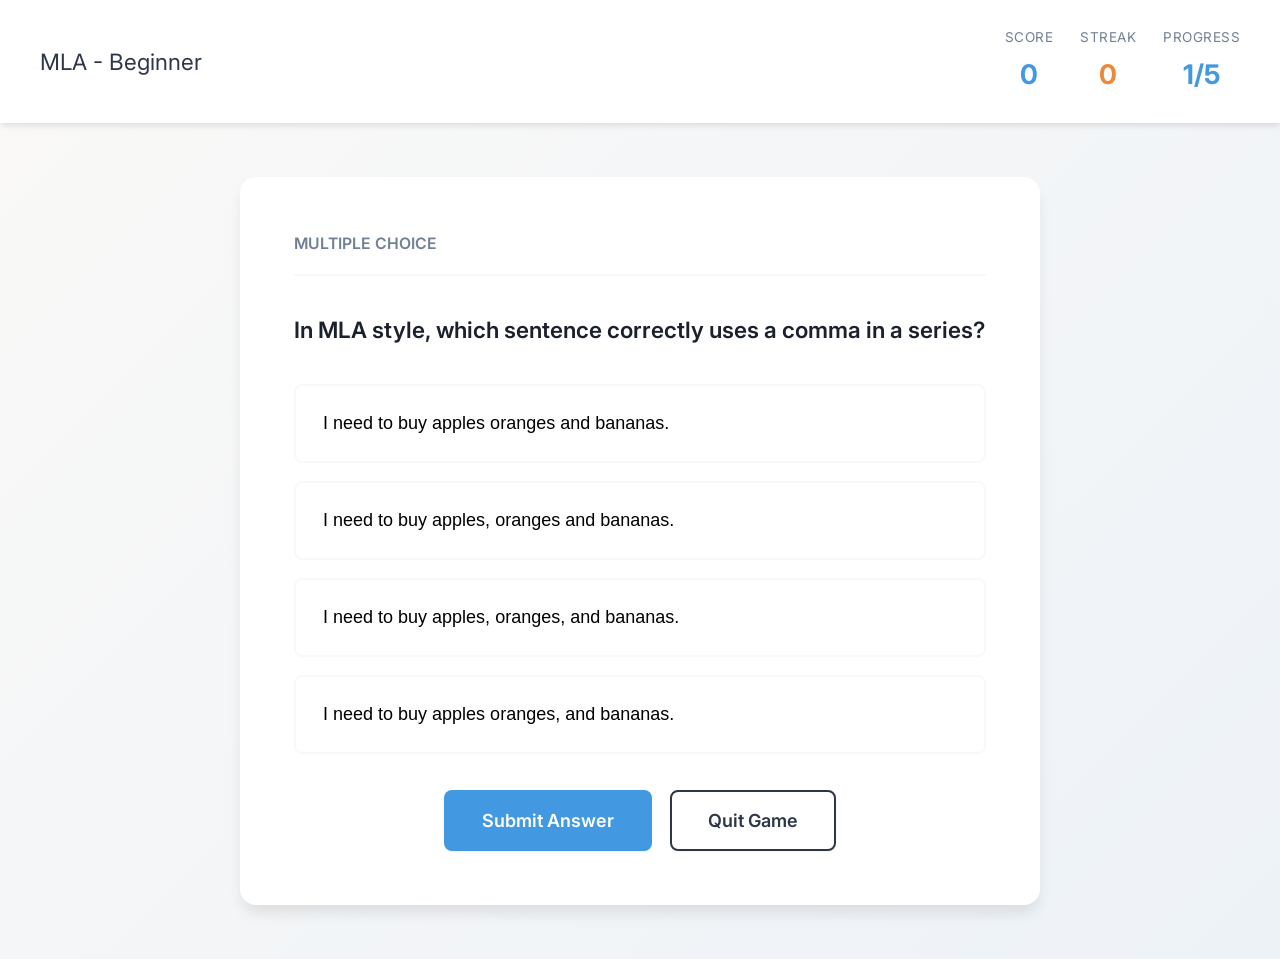
<file: game.html>
<!DOCTYPE html>
<html lang="en">
<head>
  <meta charset="UTF-8">
  <meta name="viewport" content="width=device-width, initial-scale=1.0">
  <title>Play - Edit Quest</title>

  <!-- Fonts -->
  <link rel="preconnect" href="https://fonts.googleapis.com">
  <link rel="preconnect" href="https://fonts.gstatic.com" crossorigin>
  <link href="https://fonts.googleapis.com/css2?family=Inter:wght@400;600;700;900&family=Merriweather:wght@700;900&display=swap" rel="stylesheet">

  <!-- Stylesheets -->
  <link rel="stylesheet" href="css/main.css">
  <link rel="stylesheet" href="css/components.css">
  <link rel="stylesheet" href="css/game.css">
</head>
<body>
  <!-- Game Container -->
  <div class="game-container">
    <!-- Game Header -->
    <header class="game-header">
      <div class="game-header-content">
        <div class="game-title" id="game-title">Edit Quest</div>
        <div class="game-stats">
          <div class="game-stat">
            <span class="game-stat-label">Score</span>
            <span class="game-stat-value" id="current-score">0</span>
          </div>
          <div class="game-stat">
            <span class="game-stat-label">Streak</span>
            <span class="game-stat-value streak" id="current-streak">0</span>
          </div>
          <div class="game-stat">
            <span class="game-stat-label">Progress</span>
            <span class="game-stat-value" id="progress-text">0/0</span>
          </div>
        </div>
      </div>
    </header>

    <!-- Game Content -->
    <main class="game-content">
      <div class="challenge-card" id="challenge-card">
        <!-- Challenge content will be dynamically inserted -->
      </div>
    </main>
  </div>

  <!-- Feedback Modal -->
  <div class="modal-overlay" id="feedback-modal">
    <div class="modal feedback-modal">
      <div class="modal-header">
        <h2 class="modal-title" id="feedback-title">Result</h2>
        <button class="modal-close" onclick="closeFeedback()">&times;</button>
      </div>
      <div class="modal-body">
        <div id="feedback-content"></div>
      </div>
      <div class="modal-footer">
        <button class="btn btn-primary" onclick="nextQuestion()">Continue</button>
      </div>
    </div>
  </div>

  <!-- Level Complete Modal -->
  <div class="modal-overlay" id="complete-modal">
    <div class="modal">
      <div class="modal-header">
        <h2 class="modal-title">Level Complete! 🎉</h2>
      </div>
      <div class="modal-body">
        <div id="complete-content"></div>
      </div>
      <div class="modal-footer">
        <a href="level-selection.html" class="btn btn-outline" id="back-to-levels">Back to Levels</a>
        <button class="btn btn-primary" id="next-level-btn" onclick="nextLevel()" style="display:none">Next Level</button>
      </div>
    </div>
  </div>

  <!-- Scripts -->
  <script src="js/storage.js"></script>
  <script src="js/question-bank.js"></script>
  <script src="js/scoring.js"></script>
  <script src="js/game-engine.js"></script>

  <script>
    // Get game parameters from URL
    const urlParams = new URLSearchParams(window.location.search);
    const guide = urlParams.get('guide') || 'mla';
    const region = urlParams.get('region') || 'comma-castle';
    const difficulty = urlParams.get('difficulty') || 'beginner';

    // Game state
    let game = null;
    let selectedAnswer = null;

    // Initialize game
    document.addEventListener('DOMContentLoaded', function() {
      initializeGame();
    });

    function initializeGame() {
      // Initialize game engine
      game = GameEngine.initGame({
        guide: guide,
        region: region,
        difficulty: difficulty,
        shuffle: true,
        callbacks: {
          onAnswer: handleAnswerResult,
          onComplete: handleLevelComplete
        }
      });

      // Update header
      const guideNames = { mla: 'MLA', apa: 'APA', cms: 'CMS' };
      document.getElementById('game-title').textContent = `${guideNames[guide]} - ${capitalize(difficulty)}`;

      // Load first question
      loadQuestion();
    }

    function loadQuestion() {
      const question = game.getCurrentQuestion();
      if (!question) {
        game.completeLevel();
        return;
      }

      selectedAnswer = null;

      // Update progress
      updateStats();

      // Render question based on type
      const card = document.getElementById('challenge-card');

      switch (question.type) {
        case 'multiple-choice':
          renderMultipleChoice(question);
          break;
        case 'true-false':
          renderTrueFalse(question);
          break;
        case 'fill-in-blank':
          renderFillInBlank(question);
          break;
        default:
          renderMultipleChoice(question);
      }
    }

    function renderMultipleChoice(question) {
      const card = document.getElementById('challenge-card');

      card.innerHTML = `
        <div class="challenge-header">
          <span class="challenge-type">Multiple Choice</span>
          ${question.timeLimit ? `<span class="challenge-timer" id="timer"></span>` : ''}
        </div>
        <div class="challenge-question">${question.question}</div>
        <div class="options-container" id="options-container">
          ${question.options.map((option, index) => `
            <button class="option-button" onclick="selectOption('${escapeHtml(option)}')" data-option="${escapeHtml(option)}">
              ${option}
            </button>
          `).join('')}
        </div>
        <div class="game-nav">
          <button class="btn btn-primary" onclick="submitAnswer()" id="submit-btn">Submit Answer</button>
          <button class="btn btn-outline" onclick="quitGame()">Quit Game</button>
        </div>
      `;

      if (question.timeLimit) {
        startTimer(question.timeLimit);
      }
    }

    function renderTrueFalse(question) {
      const card = document.getElementById('challenge-card');

      card.innerHTML = `
        <div class="challenge-header">
          <span class="challenge-type">True or False</span>
          ${question.timeLimit ? `<span class="challenge-timer" id="timer"></span>` : ''}
        </div>
        <div class="challenge-question">${question.question}</div>
        <div class="true-false-container">
          <button class="true-false-button true" onclick="selectTrueFalse(true)">
            True
          </button>
          <button class="true-false-button false" onclick="selectTrueFalse(false)">
            False
          </button>
        </div>
        <div class="game-nav">
          <button class="btn btn-outline" onclick="quitGame()">Quit Game</button>
        </div>
      `;

      if (question.timeLimit) {
        startTimer(question.timeLimit);
      }
    }

    function renderFillInBlank(question) {
      const card = document.getElementById('challenge-card');

      card.innerHTML = `
        <div class="challenge-header">
          <span class="challenge-type">Fill in the Blank</span>
          ${question.timeLimit ? `<span class="challenge-timer" id="timer"></span>` : ''}
        </div>
        <div class="challenge-question">${question.question}</div>
        <div class="fill-blank-container">
          <input type="text" class="fill-blank-input" id="fill-input" placeholder="Type your answer here..." />
        </div>
        <div class="game-nav">
          <button class="btn btn-primary" onclick="submitFillBlank()">Submit Answer</button>
          <button class="btn btn-outline" onclick="quitGame()">Quit Game</button>
        </div>
      `;

      // Focus on input
      document.getElementById('fill-input').focus();

      // Submit on Enter key
      document.getElementById('fill-input').addEventListener('keypress', function(e) {
        if (e.key === 'Enter') {
          submitFillBlank();
        }
      });

      if (question.timeLimit) {
        startTimer(question.timeLimit);
      }
    }

    function selectOption(option) {
      // Remove previous selection
      document.querySelectorAll('.option-button').forEach(btn => {
        btn.classList.remove('selected');
      });

      // Mark selected
      event.target.classList.add('selected');
      selectedAnswer = option;
    }

    function selectTrueFalse(value) {
      selectedAnswer = value;
      game.submitAnswer(value);
    }

    function submitAnswer() {
      if (selectedAnswer === null) {
        alert('Please select an answer first!');
        return;
      }

      game.submitAnswer(selectedAnswer);
    }

    function submitFillBlank() {
      const input = document.getElementById('fill-input');
      const answer = input.value.trim();

      if (!answer) {
        alert('Please enter an answer!');
        return;
      }

      game.submitAnswer(answer);
    }

    function handleAnswerResult(result, streak) {
      // Update stats
      updateStats();

      // Show feedback modal
      showFeedback(result);

      // Disable inputs
      disableInputs();
    }

    function showFeedback(result) {
      const modal = document.getElementById('feedback-modal');
      const feedbackModal = modal.querySelector('.feedback-modal');
      const title = document.getElementById('feedback-title');
      const content = document.getElementById('feedback-content');

      // Set correct/incorrect class
      feedbackModal.className = 'modal feedback-modal ' + (result.correct ? 'correct' : 'incorrect');

      // Set title
      title.textContent = result.correct ? 'Correct! ✓' : 'Incorrect ✗';
      title.style.color = result.correct ? 'var(--color-success)' : 'var(--color-error)';

      // Set content
      const question = game.getCurrentQuestion();

      content.innerHTML = `
        <div style="margin-bottom: var(--spacing-lg);">
          <strong>Your answer:</strong> ${result.userAnswer}
        </div>
        ${!result.correct ? `
          <div style="margin-bottom: var(--spacing-lg);">
            <strong>Correct answer:</strong> ${result.correctAnswer}
          </div>
        ` : ''}
        <div style="margin-bottom: var(--spacing-lg);">
          <strong>Explanation:</strong><br>
          ${question.explanation}
        </div>
        <div class="alert ${result.correct ? 'alert-success' : 'alert-info'}">
          <strong>Score:</strong> +${result.score} points
          ${result.breakdown.streakBonus > 0 ? `<br><strong>Streak Bonus:</strong> +${result.breakdown.streakBonus} points` : ''}
          ${result.breakdown.timeBonus > 0 ? `<br><strong>Time Bonus:</strong> +${result.breakdown.timeBonus} points` : ''}
        </div>
      `;

      modal.classList.add('active');
    }

    function closeFeedback() {
      document.getElementById('feedback-modal').classList.remove('active');
    }

    function nextQuestion() {
      closeFeedback();

      if (game.hasNextQuestion()) {
        game.nextQuestion();
        loadQuestion();
      } else {
        game.completeLevel();
      }
    }

    // Carnival treat rewards for Haunted Punctuation House
    function getCarnivalTreat(accuracy) {
      const treats = [
        { min: 0, max: 39, name: 'Cotton Candy', icon: '🍭', message: 'Sweet try! Have some Cotton Candy!' },
        { min: 40, max: 59, name: 'Popcorn', icon: '🍿', message: 'Good job! Enjoy some fresh Popcorn!' },
        { min: 60, max: 79, name: 'Lemonade', icon: '🍋', message: 'Well done! Cool off with fresh Lemonade!' },
        { min: 80, max: 89, name: 'Caramel Apple', icon: '🍎', message: 'Excellent! Here\'s a delicious Caramel Apple!' },
        { min: 90, max: 100, name: 'Funnel Cake', icon: '🧇', message: 'Amazing! You earned the grand prize: Funnel Cake!' }
      ];

      return treats.find(treat => accuracy >= treat.min && accuracy <= treat.max);
    }

    function handleLevelComplete(completionData) {
      const modal = document.getElementById('complete-modal');
      const content = document.getElementById('complete-content');
      const backBtn = document.getElementById('back-to-levels');

      // Update back button URL
      backBtn.href = `level-selection.html?guide=${guide}`;

      // Get carnival treat for Haunted Punctuation House
      const isHauntedHouse = region === 'comma-castle';
      const treat = isHauntedHouse ? getCarnivalTreat(completionData.accuracy) : null;

      // Render completion data
      content.innerHTML = `
        <div class="level-complete">
          <h2 class="level-complete-title">Level Complete!</h2>
          <div class="level-complete-stats">
            <div class="level-complete-stat">
              <div class="level-complete-stat-value">${completionData.finalScore}</div>
              <div class="level-complete-stat-label">Total Score</div>
            </div>
            <div class="level-complete-stat">
              <div class="level-complete-stat-value">${completionData.questionsCorrect}/${completionData.questionsTotal}</div>
              <div class="level-complete-stat-label">Correct</div>
            </div>
            <div class="level-complete-stat">
              <div class="level-complete-stat-value">${completionData.accuracy}%</div>
              <div class="level-complete-stat-label">Accuracy</div>
            </div>
            <div class="level-complete-stat">
              <div class="level-complete-stat-value">${completionData.maxStreak}</div>
              <div class="level-complete-stat-label">Best Streak</div>
            </div>
          </div>
          ${treat ? `
            <div class="alert alert-success" style="background: linear-gradient(135deg, #FFD60A, #FFC300); color: #1A1A1A; border: 4px solid #E63946; font-family: 'Bangers', cursive; font-size: 1.3rem; letter-spacing: 1px; margin-top: var(--spacing-xl);">
              <div style="font-size: 4rem; margin-bottom: var(--spacing-sm);">${treat.icon}</div>
              <strong>🎪 CARNIVAL TREAT EARNED! 🎪</strong><br>
              ${treat.message}
            </div>
          ` : ''}
          ${completionData.newBadges && completionData.newBadges.length > 0 ? `
            <div class="alert alert-success">
              <strong>New Badges Earned! 🎉</strong><br>
              ${completionData.newBadges.map(badge => `${badge.icon} ${badge.name}`).join('<br>')}
            </div>
          ` : ''}
          <div style="margin-top: var(--spacing-xl);">
            <strong>Current Rank:</strong> ${completionData.rank.name}
          </div>
        </div>
      `;

      modal.classList.add('active');
    }

    function updateStats() {
      const stats = game.getCurrentStats();
      const progress = game.getProgress();

      document.getElementById('current-score').textContent = stats.score;
      document.getElementById('current-streak').textContent = stats.streak;
      document.getElementById('progress-text').textContent = `${progress.current}/${progress.total}`;
    }

    function disableInputs() {
      document.querySelectorAll('.option-button, .true-false-button, .fill-blank-input').forEach(el => {
        el.disabled = true;
      });
      const submitBtn = document.getElementById('submit-btn');
      if (submitBtn) submitBtn.disabled = true;
    }

    function startTimer(seconds) {
      // Timer implementation (optional)
      // For simplicity, we'll skip this for now
    }

    function quitGame() {
      if (confirm('Are you sure you want to quit? Your progress will not be saved.')) {
        window.location.href = `level-selection.html?guide=${guide}`;
      }
    }

    function nextLevel() {
      // Logic to determine next level
      window.location.href = `level-selection.html?guide=${guide}`;
    }

    function capitalize(str) {
      return str.charAt(0).toUpperCase() + str.slice(1);
    }

    function escapeHtml(text) {
      const map = {
        '&': '&amp;',
        '<': '&lt;',
        '>': '&gt;',
        '"': '&quot;',
        "'": '&#039;'
      };
      return text.replace(/[&<>"']/g, m => map[m]);
    }
  </script>
</body>
</html>
</file>
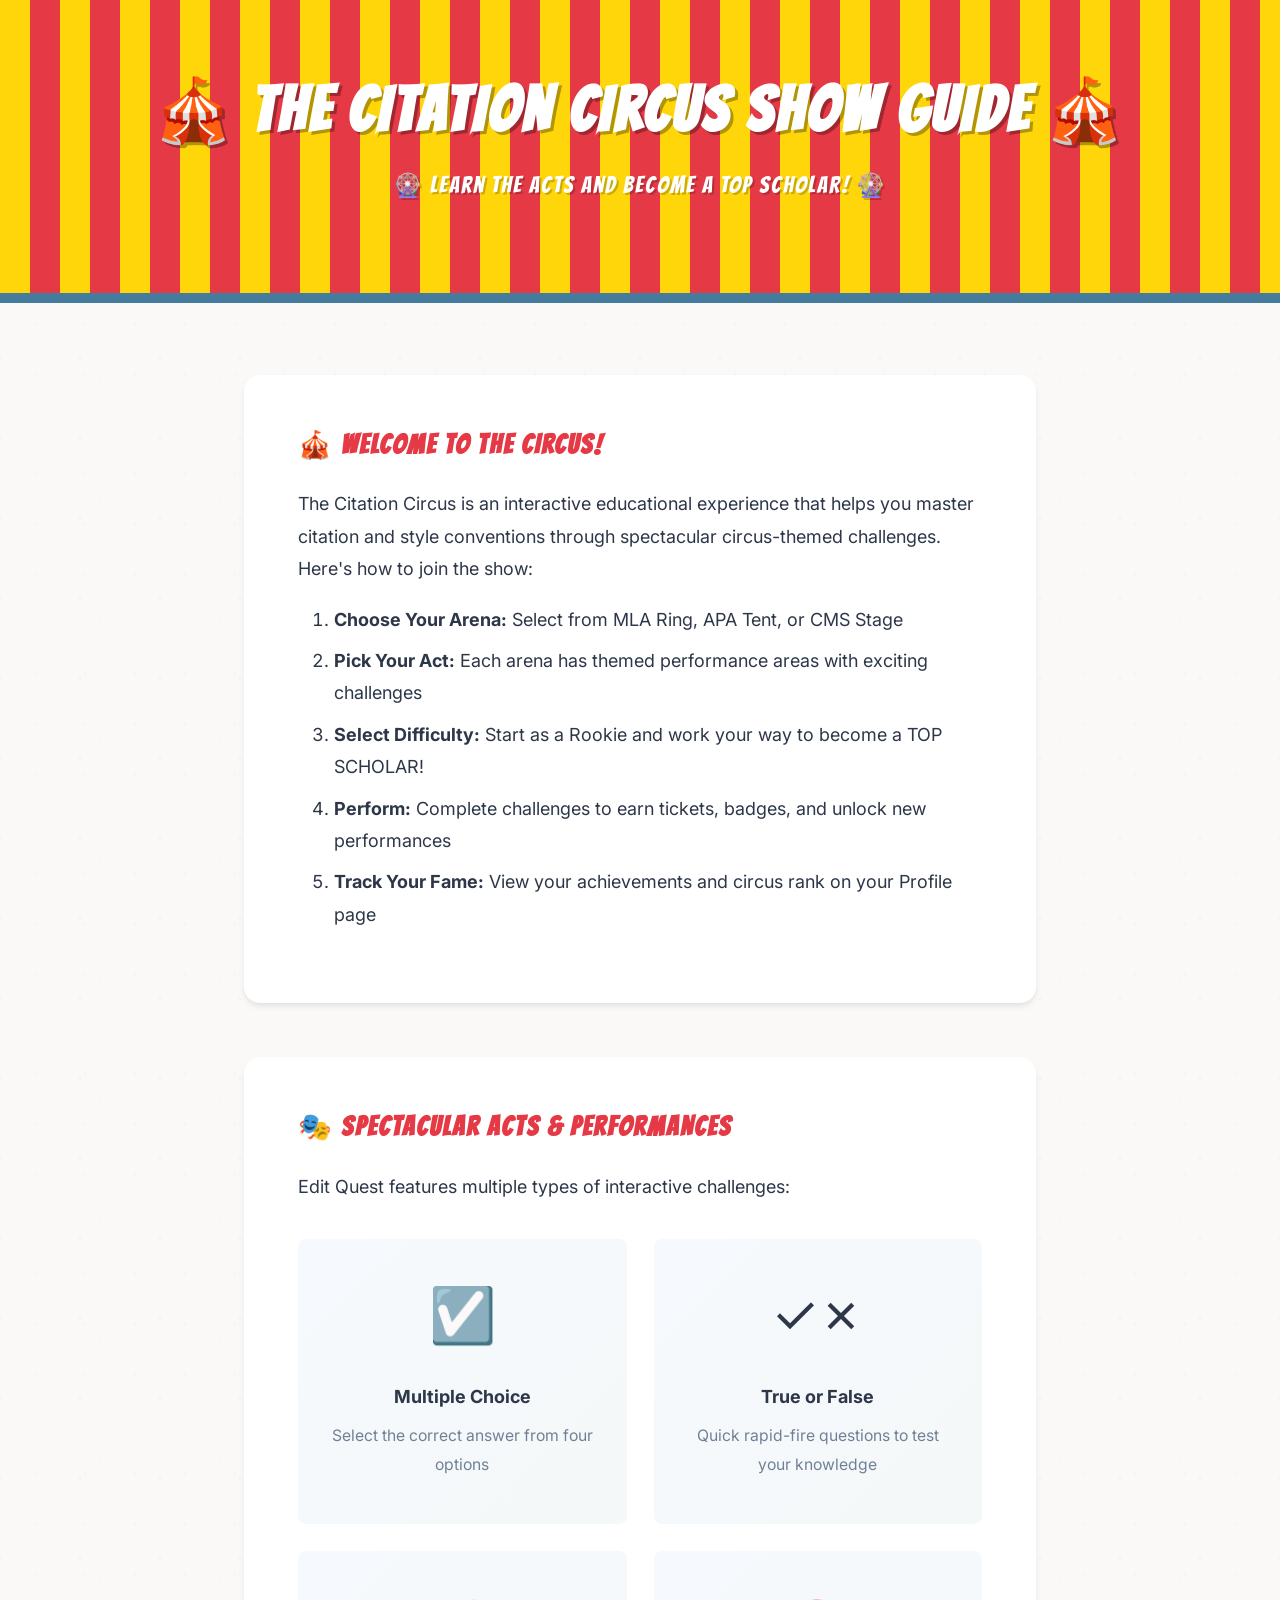
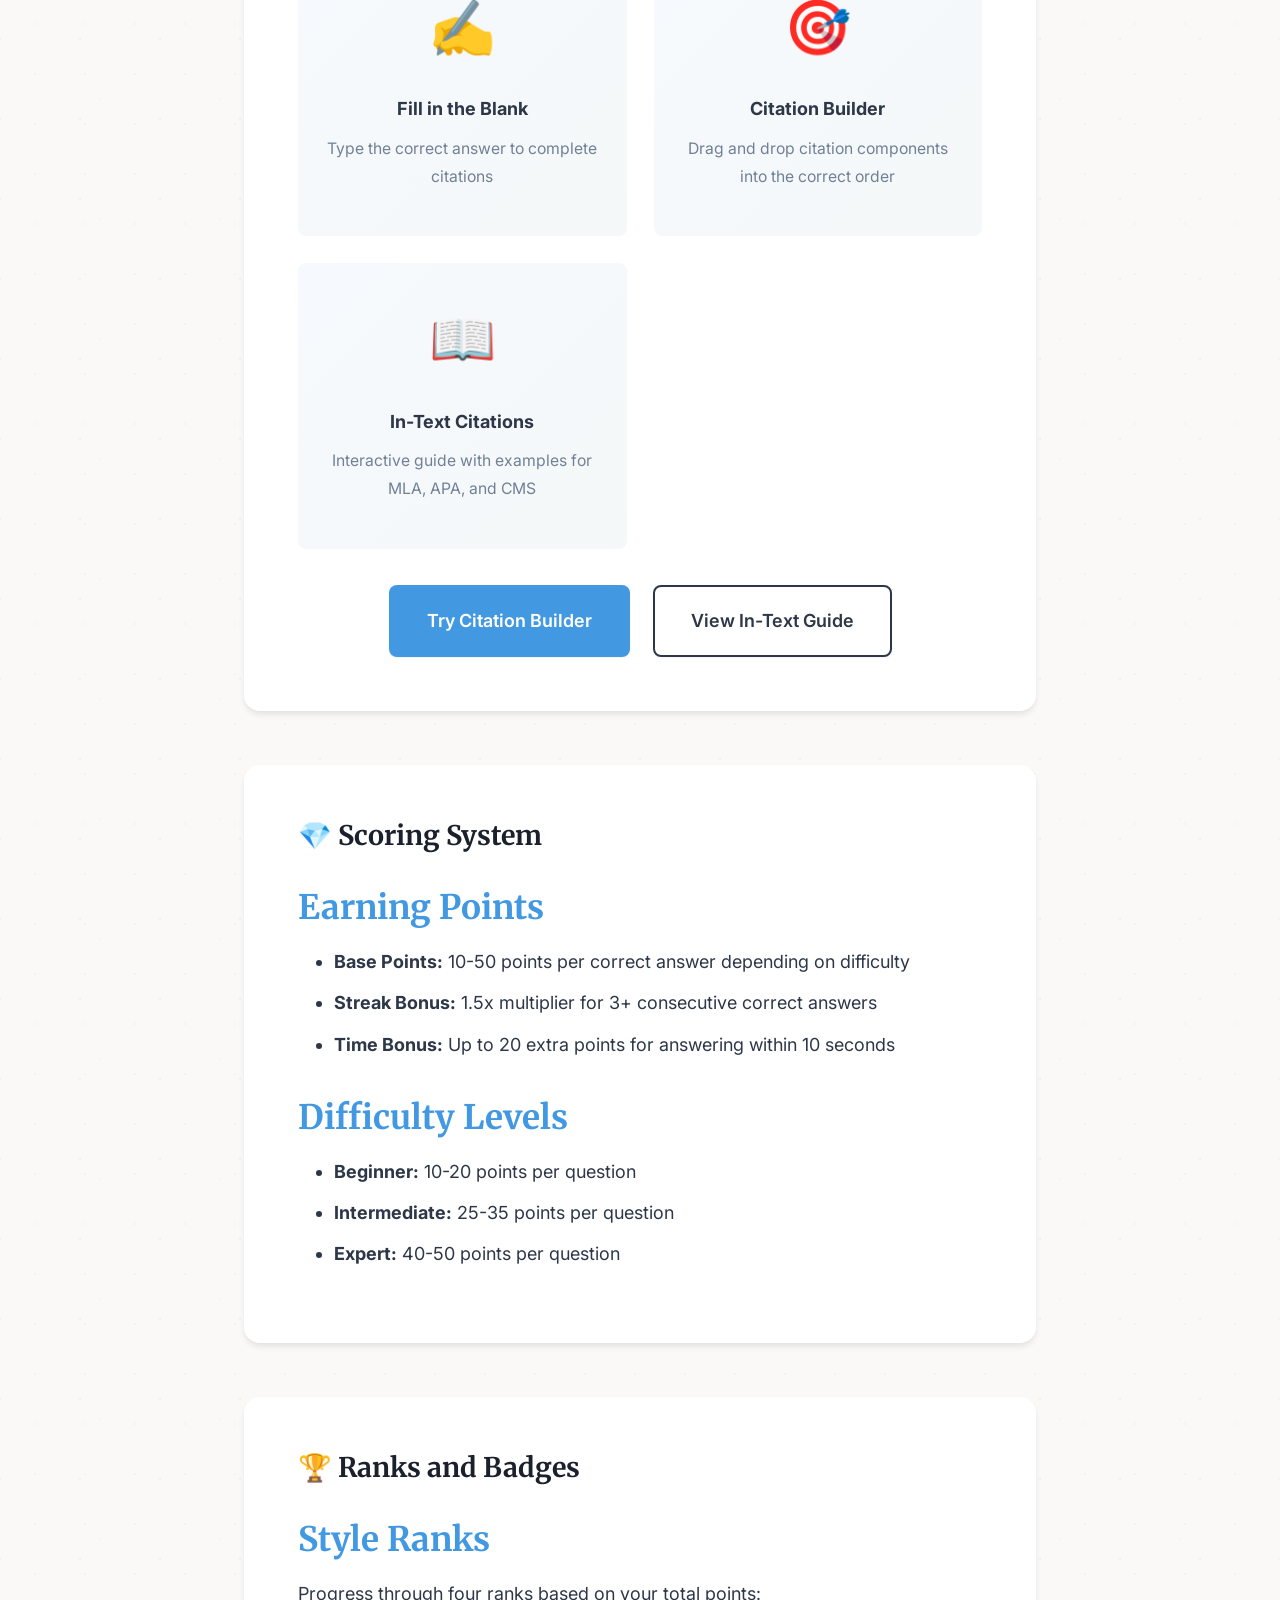
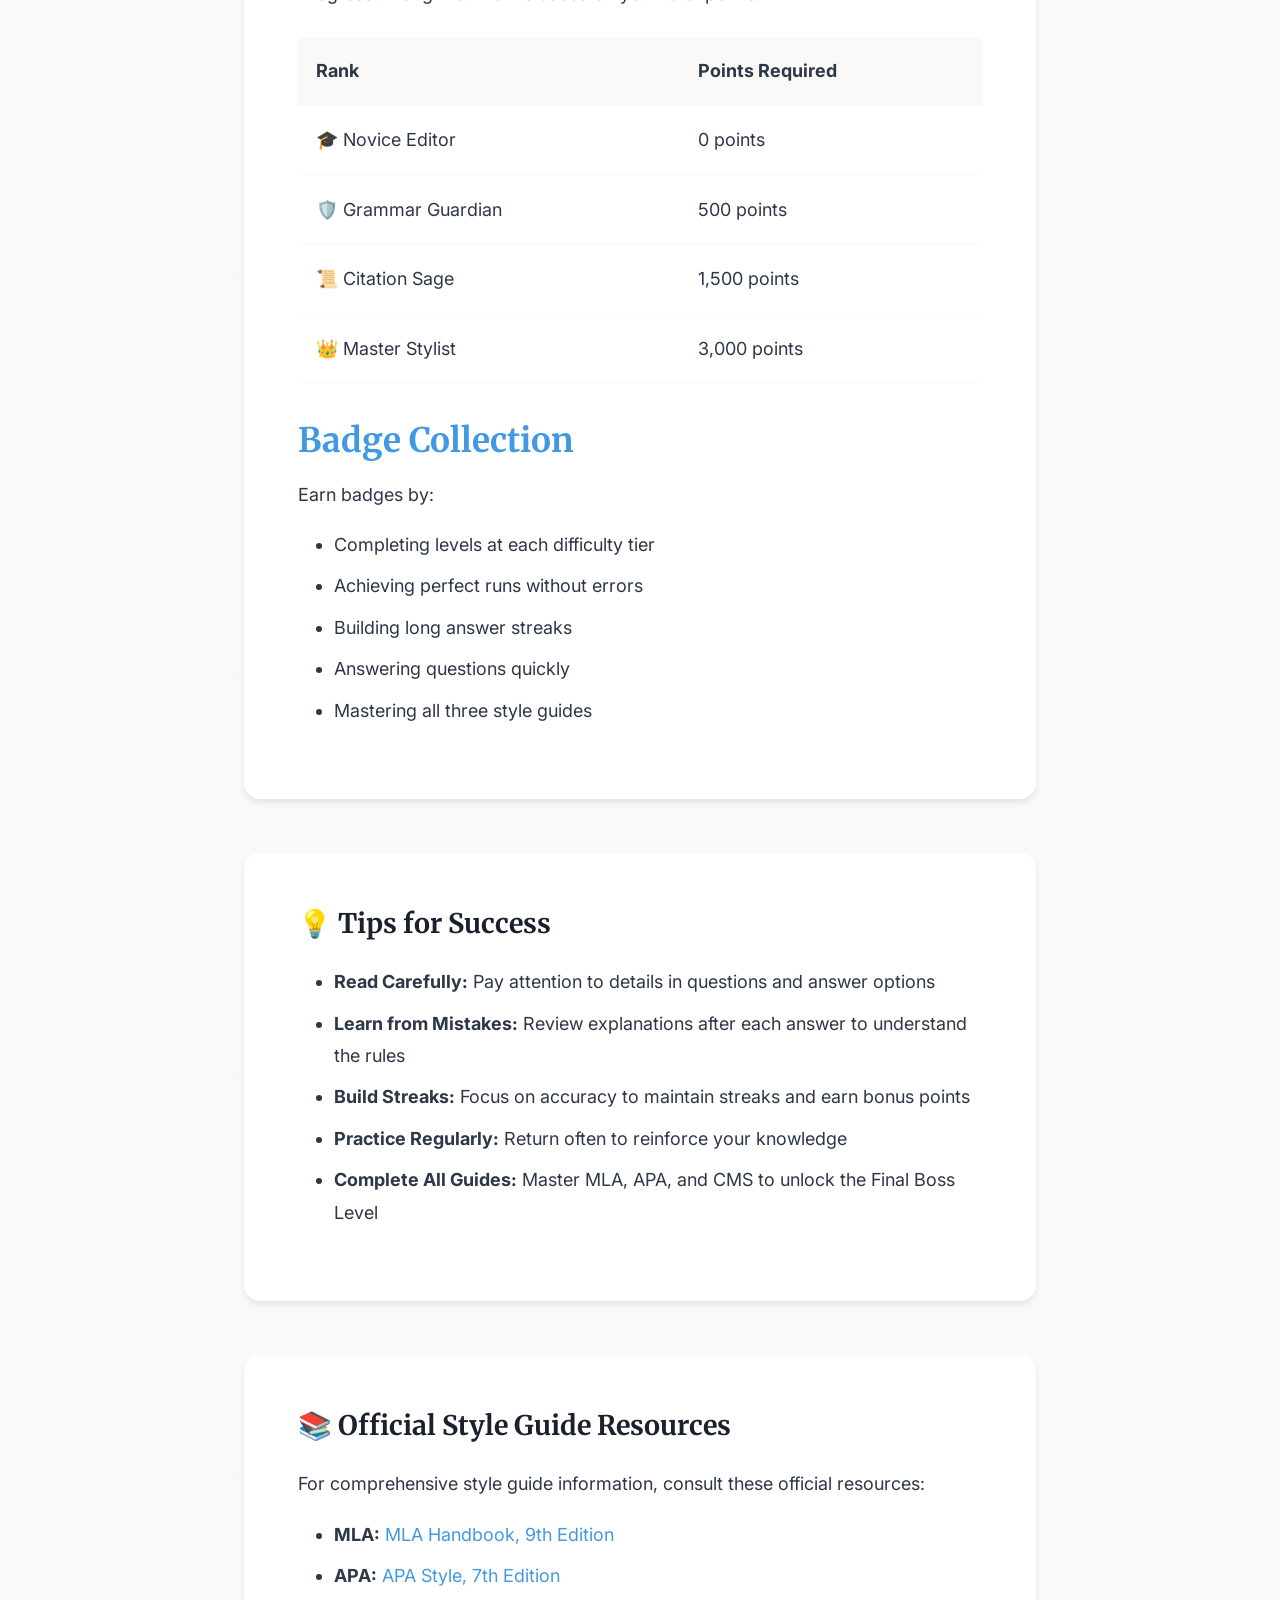
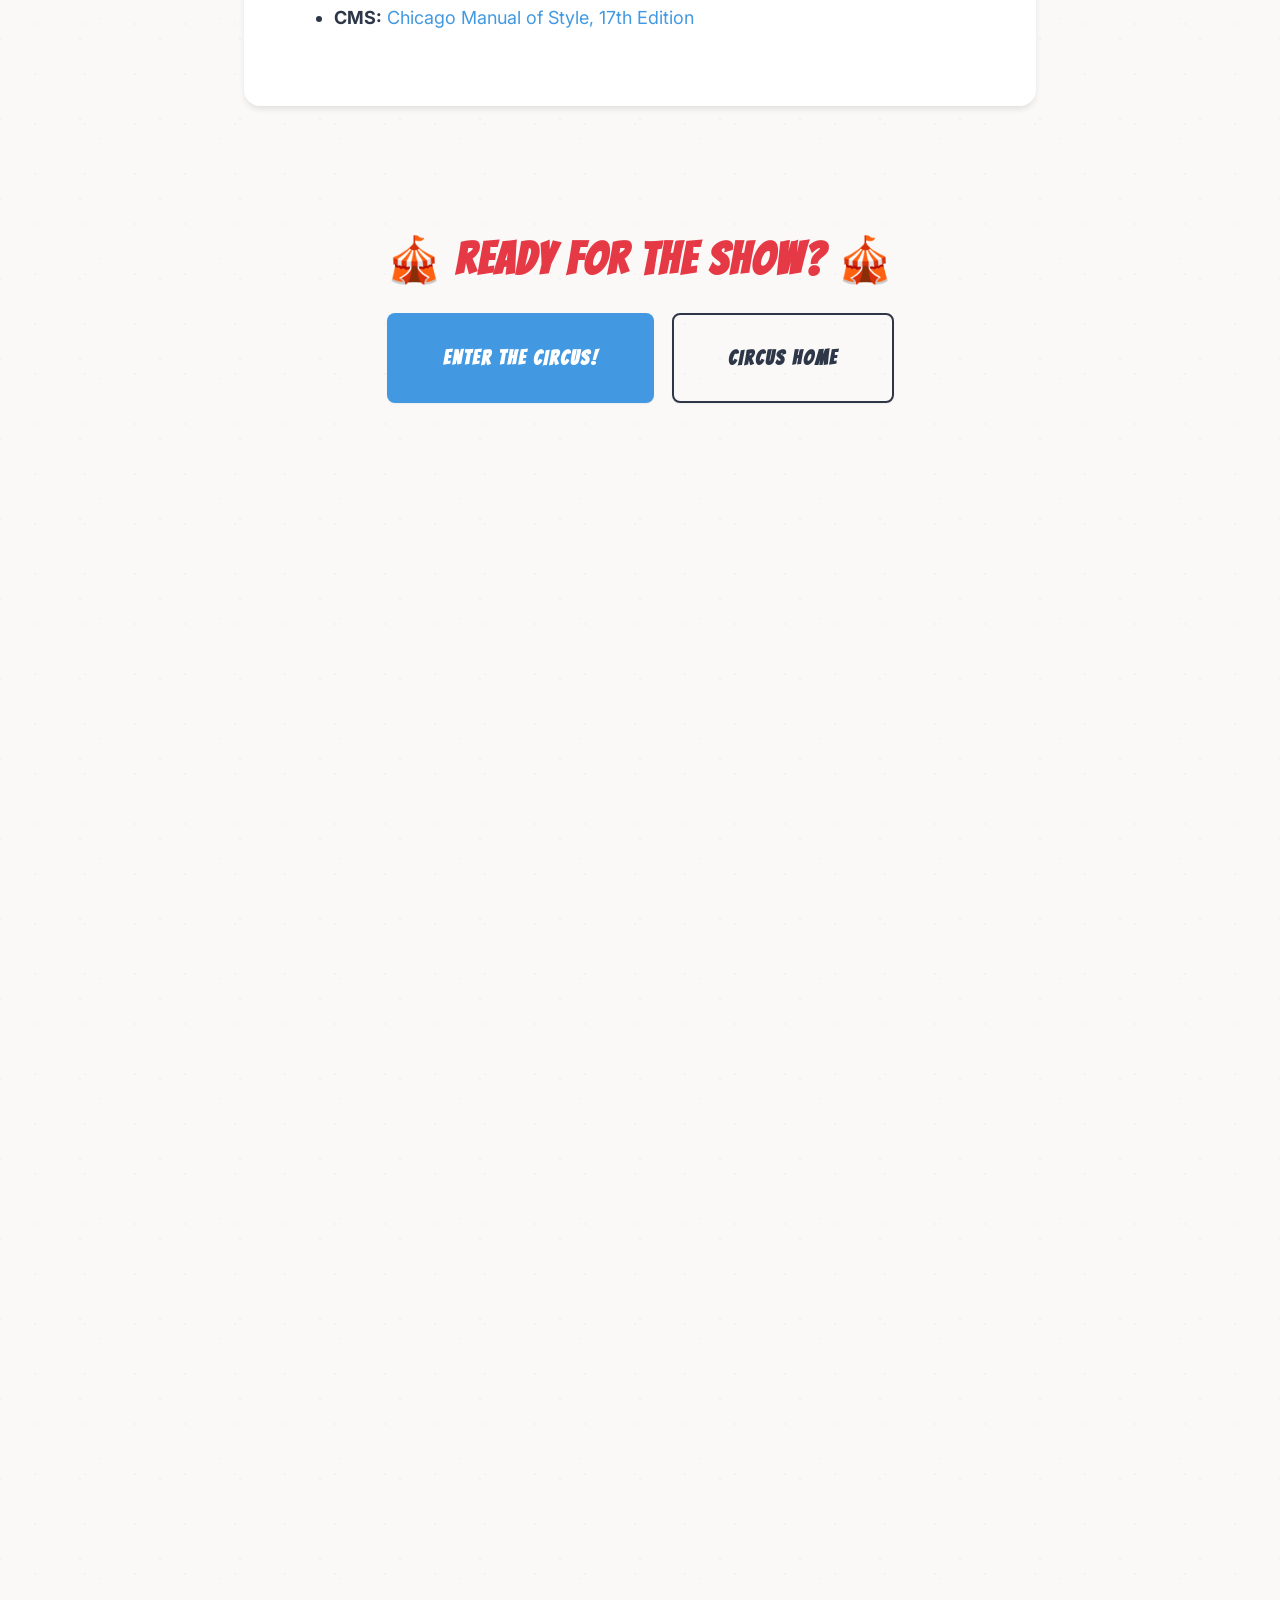
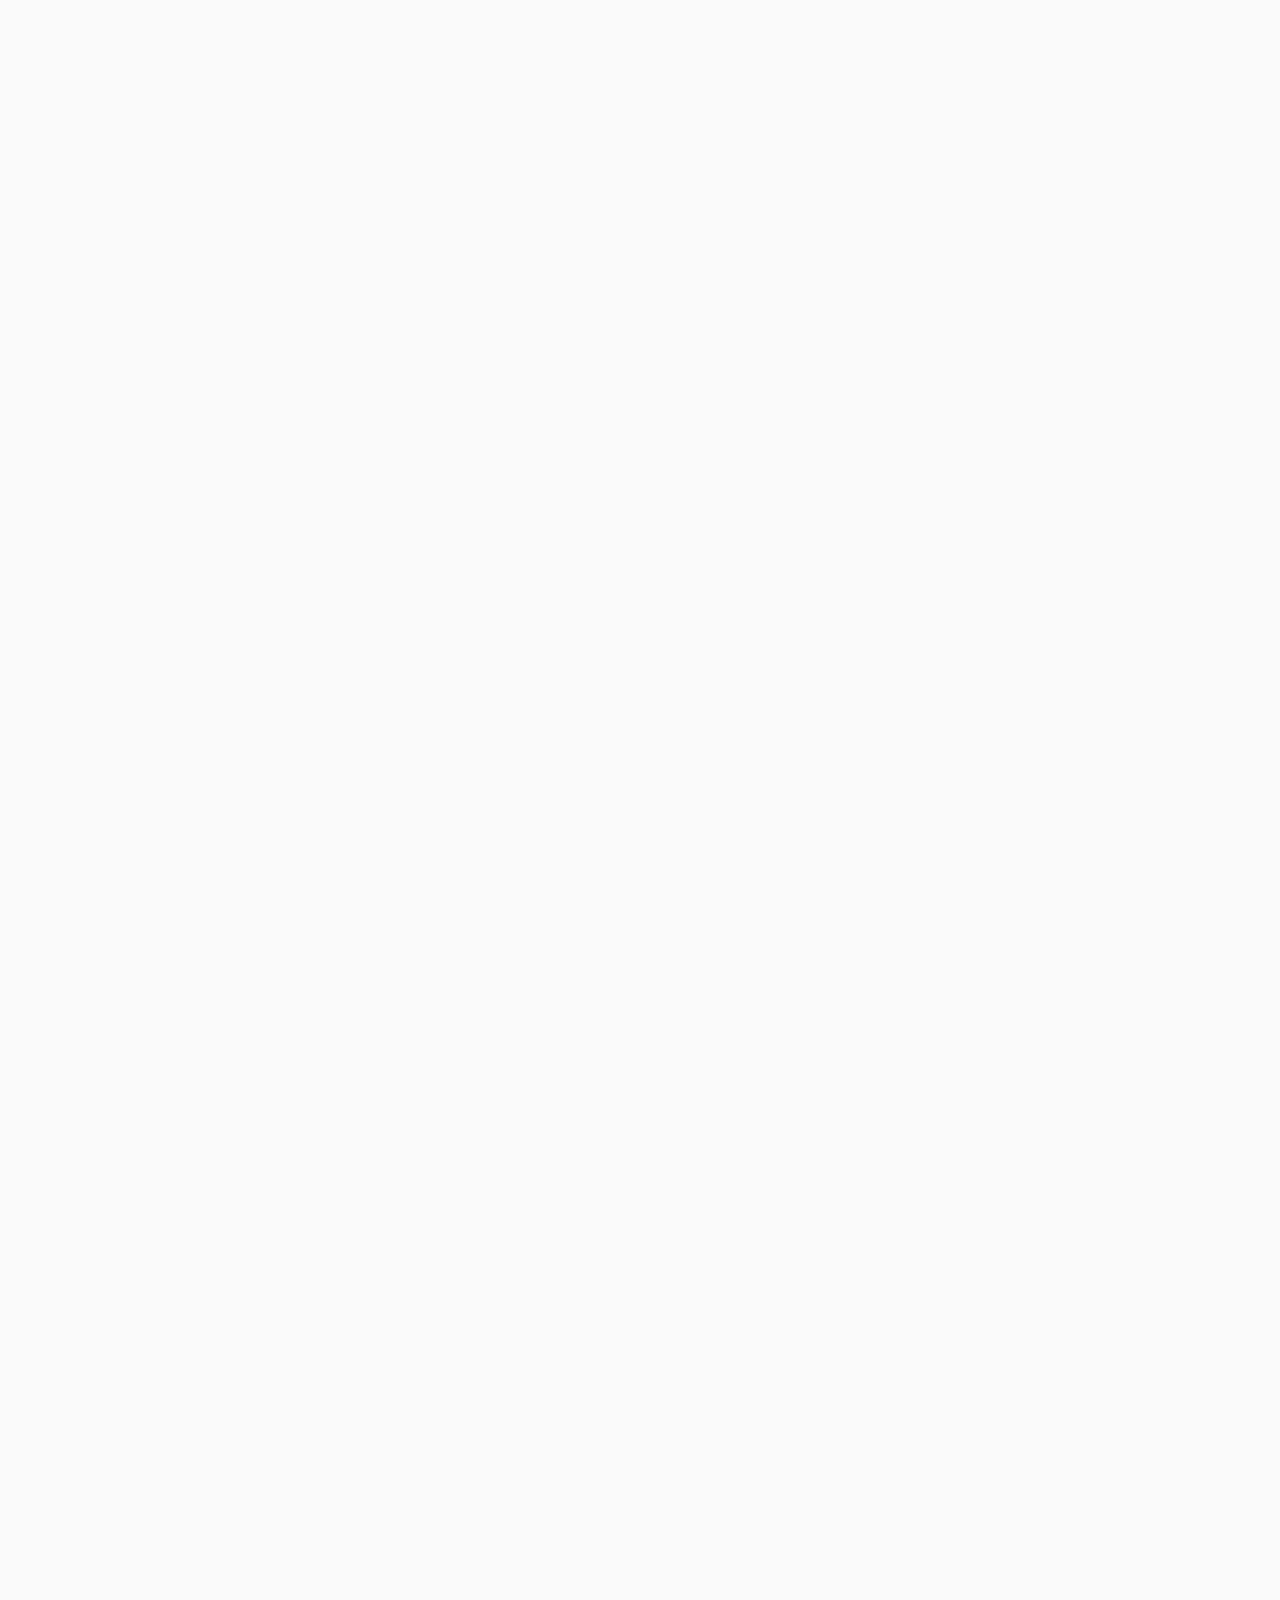
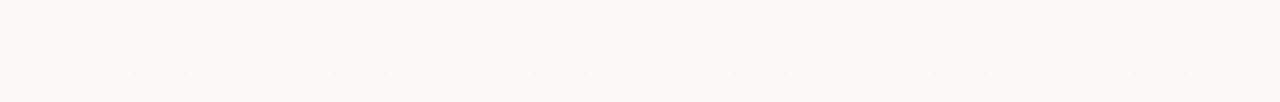
<file: help.html>
<!DOCTYPE html>
<html lang="en">
<head>
  <meta charset="UTF-8">
  <meta name="viewport" content="width=device-width, initial-scale=1.0">
  <title>Show Guide - The Citation Circus</title>

  <!-- Fonts -->
  <link rel="preconnect" href="https://fonts.googleapis.com">
  <link rel="preconnect" href="https://fonts.gstatic.com" crossorigin>
  <link href="https://fonts.googleapis.com/css2?family=Inter:wght@400;600;700;900&family=Merriweather:wght@700;900&family=Bangers&display=swap" rel="stylesheet">

  <!-- Stylesheets -->
  <link rel="stylesheet" href="css/main.css">
  <link rel="stylesheet" href="css/components.css">

  <style>
    .page-header {
      background: repeating-linear-gradient(90deg, #FFD60A 0px, #FFD60A 30px, #E63946 30px, #E63946 60px);
      padding: var(--spacing-3xl) var(--spacing-lg);
      text-align: center;
      color: var(--color-white);
      border-bottom: 10px solid #457B9D;
    }

    .page-header h1 {
      color: var(--color-white);
      font-family: 'Bangers', cursive;
      font-size: 3.5rem;
      letter-spacing: 3px;
      text-shadow: 3px 3px 0 rgba(0,0,0,0.3);
    }

    .page-header p {
      font-family: 'Bangers', cursive;
      font-size: 1.3rem;
      letter-spacing: 2px;
      text-shadow: 2px 2px 0 rgba(0,0,0,0.2);
    }

    .page-content {
      padding: var(--spacing-3xl) var(--spacing-lg);
      padding-bottom: calc(var(--spacing-3xl) + var(--spacing-2xl));
    }

    .help-section {
      background-color: var(--color-white);
      border-radius: var(--border-radius-lg);
      box-shadow: var(--shadow-md);
      padding: var(--spacing-2xl);
      margin-bottom: var(--spacing-2xl);
    }

    .section-title {
      font-size: var(--font-size-2xl);
      margin-bottom: var(--spacing-lg);
      color: var(--color-black);
    }

    .section-content {
      line-height: 1.8;
      color: var(--color-text);
    }

    .section-content h3 {
      color: var(--color-info);
      margin-top: var(--spacing-xl);
      margin-bottom: var(--spacing-md);
    }

    .section-content ul, .section-content ol {
      margin-left: var(--spacing-xl);
      margin-bottom: var(--spacing-md);
    }

    .section-content li {
      margin-bottom: var(--spacing-sm);
    }

    .feature-grid {
      display: grid;
      grid-template-columns: repeat(auto-fit, minmax(250px, 1fr));
      gap: var(--spacing-lg);
      margin: var(--spacing-xl) 0;
    }

    .feature-box {
      padding: var(--spacing-lg);
      background: linear-gradient(135deg, rgba(74, 144, 226, 0.05), rgba(44, 122, 123, 0.05));
      border-radius: var(--border-radius);
      text-align: center;
    }

    .feature-icon {
      font-size: 3rem;
      display: block;
      margin-bottom: var(--spacing-md);
    }

    .rank-table {
      width: 100%;
      border-collapse: collapse;
      margin: var(--spacing-lg) 0;
    }

    .rank-table th,
    .rank-table td {
      padding: var(--spacing-md);
      text-align: left;
      border-bottom: 1px solid var(--color-bg);
    }

    .rank-table th {
      background-color: var(--color-bg);
      font-weight: 700;
    }

    .cta-section {
      text-align: center;
      padding: var(--spacing-3xl) 0;
    }
  </style>
</head>
<body class="bg-animated">
  <!-- Page Header -->
  <header class="page-header">
    <h1>🎪 THE CITATION CIRCUS SHOW GUIDE 🎪</h1>
    <p>🎡 Learn the acts and become a TOP SCHOLAR! 🎡</p>
  </header>

  <!-- Main Content -->
  <main class="page-content">
    <div class="container" style="max-width: 900px;">
      <!-- Getting Started -->
      <section class="help-section">
        <h2 class="section-title" style="font-family: 'Bangers', cursive; color: #E63946; letter-spacing: 2px;">🎪 WELCOME TO THE CIRCUS!</h2>
        <div class="section-content">
          <p>
            The Citation Circus is an interactive educational experience that helps you master citation and style conventions
            through spectacular circus-themed challenges. Here's how to join the show:
          </p>

          <ol>
            <li><strong>Choose Your Arena:</strong> Select from MLA Ring, APA Tent, or CMS Stage</li>
            <li><strong>Pick Your Act:</strong> Each arena has themed performance areas with exciting challenges</li>
            <li><strong>Select Difficulty:</strong> Start as a Rookie and work your way to become a TOP SCHOLAR!</li>
            <li><strong>Perform:</strong> Complete challenges to earn tickets, badges, and unlock new performances</li>
            <li><strong>Track Your Fame:</strong> View your achievements and circus rank on your Profile page</li>
          </ol>
        </div>
      </section>

      <!-- Challenge Types -->
      <section class="help-section">
        <h2 class="section-title" style="font-family: 'Bangers', cursive; color: #E63946; letter-spacing: 2px;">🎭 SPECTACULAR ACTS & PERFORMANCES</h2>
        <div class="section-content">
          <p>Edit Quest features multiple types of interactive challenges:</p>

          <div class="feature-grid">
            <div class="feature-box">
              <span class="feature-icon">☑️</span>
              <strong>Multiple Choice</strong>
              <p style="margin-top: var(--spacing-sm); font-size: var(--font-size-sm); color: var(--color-text-light);">
                Select the correct answer from four options
              </p>
            </div>

            <div class="feature-box">
              <span class="feature-icon">✓✗</span>
              <strong>True or False</strong>
              <p style="margin-top: var(--spacing-sm); font-size: var(--font-size-sm); color: var(--color-text-light);">
                Quick rapid-fire questions to test your knowledge
              </p>
            </div>

            <div class="feature-box">
              <span class="feature-icon">✍️</span>
              <strong>Fill in the Blank</strong>
              <p style="margin-top: var(--spacing-sm); font-size: var(--font-size-sm); color: var(--color-text-light);">
                Type the correct answer to complete citations
              </p>
            </div>

            <div class="feature-box">
              <span class="feature-icon">🎯</span>
              <strong>Citation Builder</strong>
              <p style="margin-top: var(--spacing-sm); font-size: var(--font-size-sm); color: var(--color-text-light);">
                Drag and drop citation components into the correct order
              </p>
            </div>

            <div class="feature-box">
              <span class="feature-icon">📖</span>
              <strong>In-Text Citations</strong>
              <p style="margin-top: var(--spacing-sm); font-size: var(--font-size-sm); color: var(--color-text-light);">
                Interactive guide with examples for MLA, APA, and CMS
              </p>
            </div>
          </div>

          <div style="margin-top: var(--spacing-xl); text-align: center;">
            <a href="citation-builder.html" class="btn btn-primary">Try Citation Builder</a>
            <a href="in-text-citations.html" class="btn btn-outline" style="margin-left: var(--spacing-md);">View In-Text Guide</a>
          </div>
        </div>
      </section>

      <!-- Scoring System -->
      <section class="help-section">
        <h2 class="section-title">💎 Scoring System</h2>
        <div class="section-content">
          <h3>Earning Points</h3>
          <ul>
            <li><strong>Base Points:</strong> 10-50 points per correct answer depending on difficulty</li>
            <li><strong>Streak Bonus:</strong> 1.5x multiplier for 3+ consecutive correct answers</li>
            <li><strong>Time Bonus:</strong> Up to 20 extra points for answering within 10 seconds</li>
          </ul>

          <h3>Difficulty Levels</h3>
          <ul>
            <li><strong>Beginner:</strong> 10-20 points per question</li>
            <li><strong>Intermediate:</strong> 25-35 points per question</li>
            <li><strong>Expert:</strong> 40-50 points per question</li>
          </ul>
        </div>
      </section>

      <!-- Ranks and Badges -->
      <section class="help-section">
        <h2 class="section-title">🏆 Ranks and Badges</h2>
        <div class="section-content">
          <h3>Style Ranks</h3>
          <p>Progress through four ranks based on your total points:</p>

          <table class="rank-table">
            <thead>
              <tr>
                <th>Rank</th>
                <th>Points Required</th>
              </tr>
            </thead>
            <tbody>
              <tr>
                <td>🎓 Novice Editor</td>
                <td>0 points</td>
              </tr>
              <tr>
                <td>🛡️ Grammar Guardian</td>
                <td>500 points</td>
              </tr>
              <tr>
                <td>📜 Citation Sage</td>
                <td>1,500 points</td>
              </tr>
              <tr>
                <td>👑 Master Stylist</td>
                <td>3,000 points</td>
              </tr>
            </tbody>
          </table>

          <h3>Badge Collection</h3>
          <p>Earn badges by:</p>
          <ul>
            <li>Completing levels at each difficulty tier</li>
            <li>Achieving perfect runs without errors</li>
            <li>Building long answer streaks</li>
            <li>Answering questions quickly</li>
            <li>Mastering all three style guides</li>
          </ul>
        </div>
      </section>

      <!-- Tips for Success -->
      <section class="help-section">
        <h2 class="section-title">💡 Tips for Success</h2>
        <div class="section-content">
          <ul>
            <li><strong>Read Carefully:</strong> Pay attention to details in questions and answer options</li>
            <li><strong>Learn from Mistakes:</strong> Review explanations after each answer to understand the rules</li>
            <li><strong>Build Streaks:</strong> Focus on accuracy to maintain streaks and earn bonus points</li>
            <li><strong>Practice Regularly:</strong> Return often to reinforce your knowledge</li>
            <li><strong>Complete All Guides:</strong> Master MLA, APA, and CMS to unlock the Final Boss Level</li>
          </ul>
        </div>
      </section>

      <!-- Style Guide Resources -->
      <section class="help-section">
        <h2 class="section-title">📚 Official Style Guide Resources</h2>
        <div class="section-content">
          <p>For comprehensive style guide information, consult these official resources:</p>
          <ul>
            <li><strong>MLA:</strong> <a href="https://www.mla.org/MLA-Style" target="_blank" rel="noopener">MLA Handbook, 9th Edition</a></li>
            <li><strong>APA:</strong> <a href="https://apastyle.apa.org/" target="_blank" rel="noopener">APA Style, 7th Edition</a></li>
            <li><strong>CMS:</strong> <a href="https://www.chicagomanualofstyle.org/" target="_blank" rel="noopener">Chicago Manual of Style, 17th Edition</a></li>
          </ul>
        </div>
      </section>

      <!-- CTA -->
      <div class="cta-section">
        <h2 style="margin-bottom: var(--spacing-lg); font-family: 'Bangers', cursive; color: #E63946; letter-spacing: 2px; font-size: 2.5rem;">🎪 READY FOR THE SHOW? 🎪</h2>
        <div style="display: flex; gap: var(--spacing-md); justify-content: center; flex-wrap: wrap;">
          <a href="style-selection.html" class="btn btn-primary btn-lg" style="font-family: 'Bangers', cursive; letter-spacing: 2px;">ENTER THE CIRCUS!</a>
          <a href="index.html" class="btn btn-outline btn-lg" style="font-family: 'Bangers', cursive; letter-spacing: 2px;">CIRCUS HOME</a>
        </div>
      </div>
    </div>
  </main>
</body>
</html>
</file>
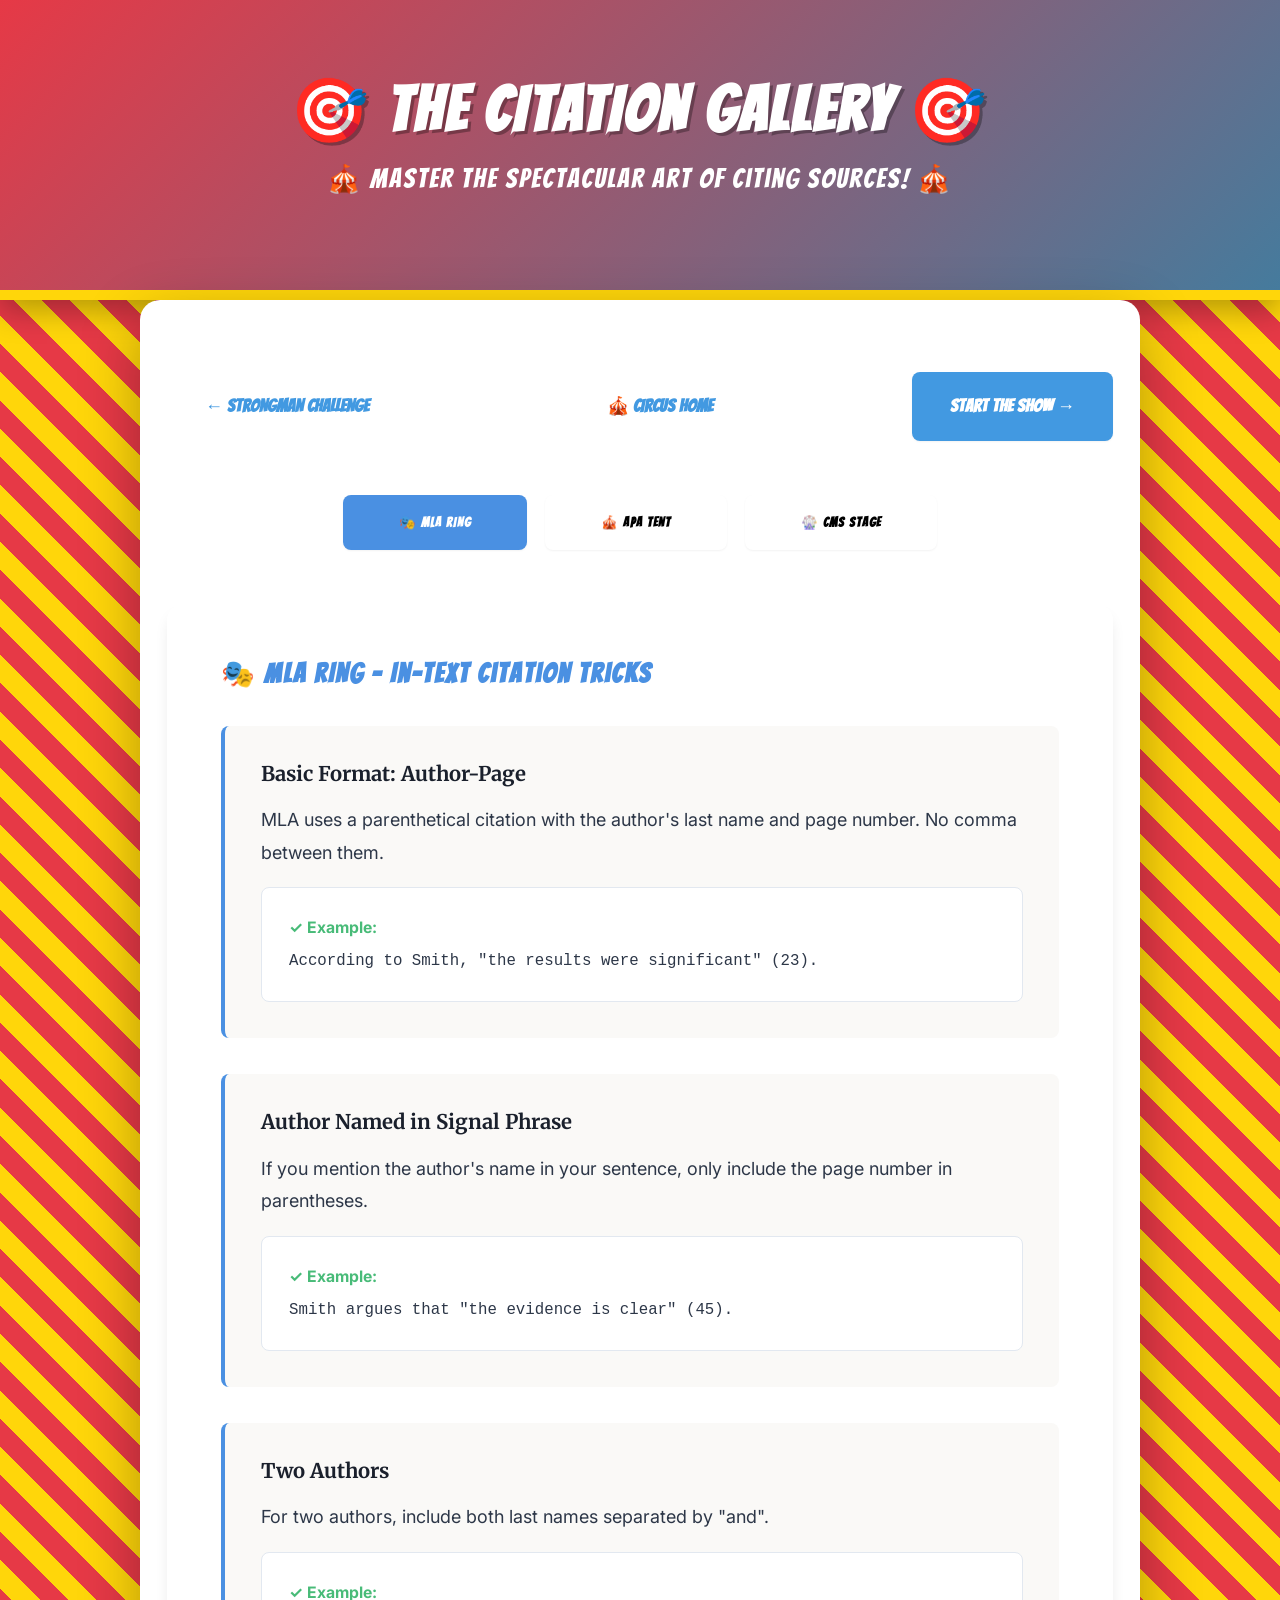
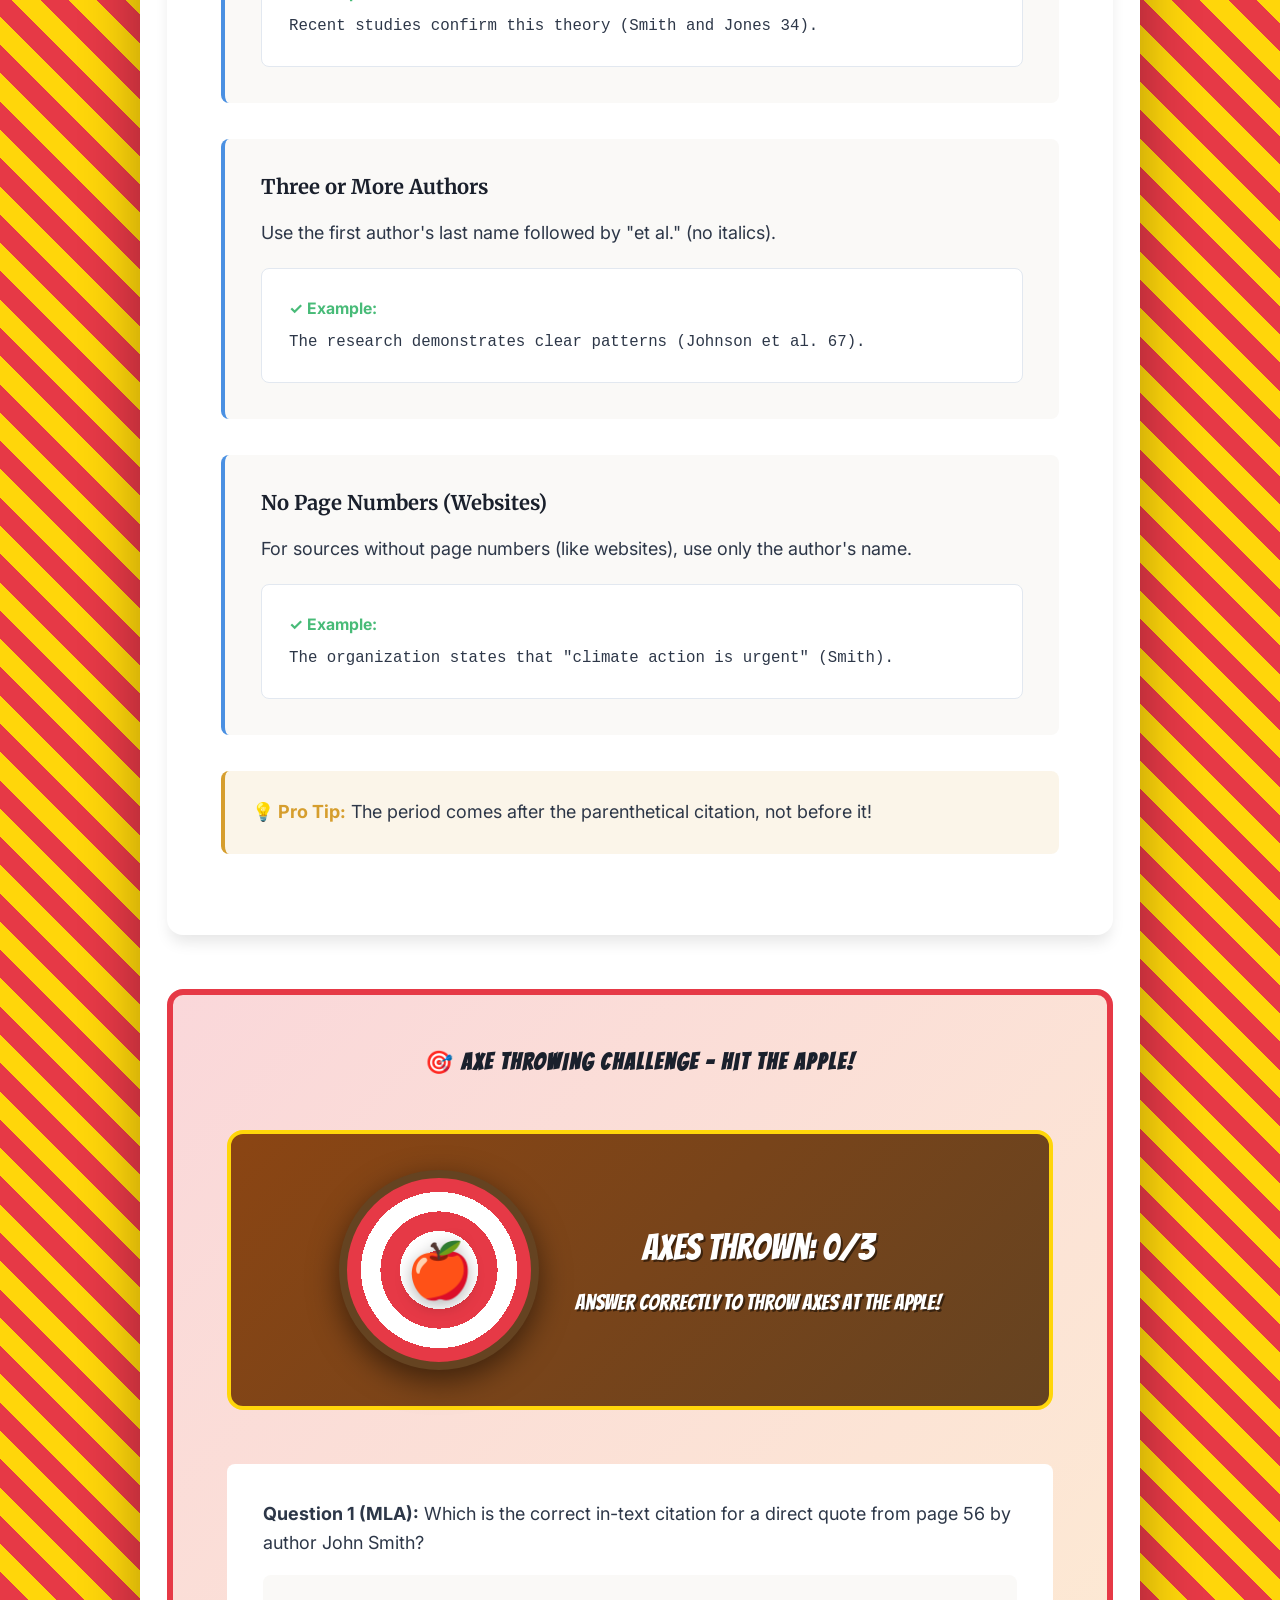
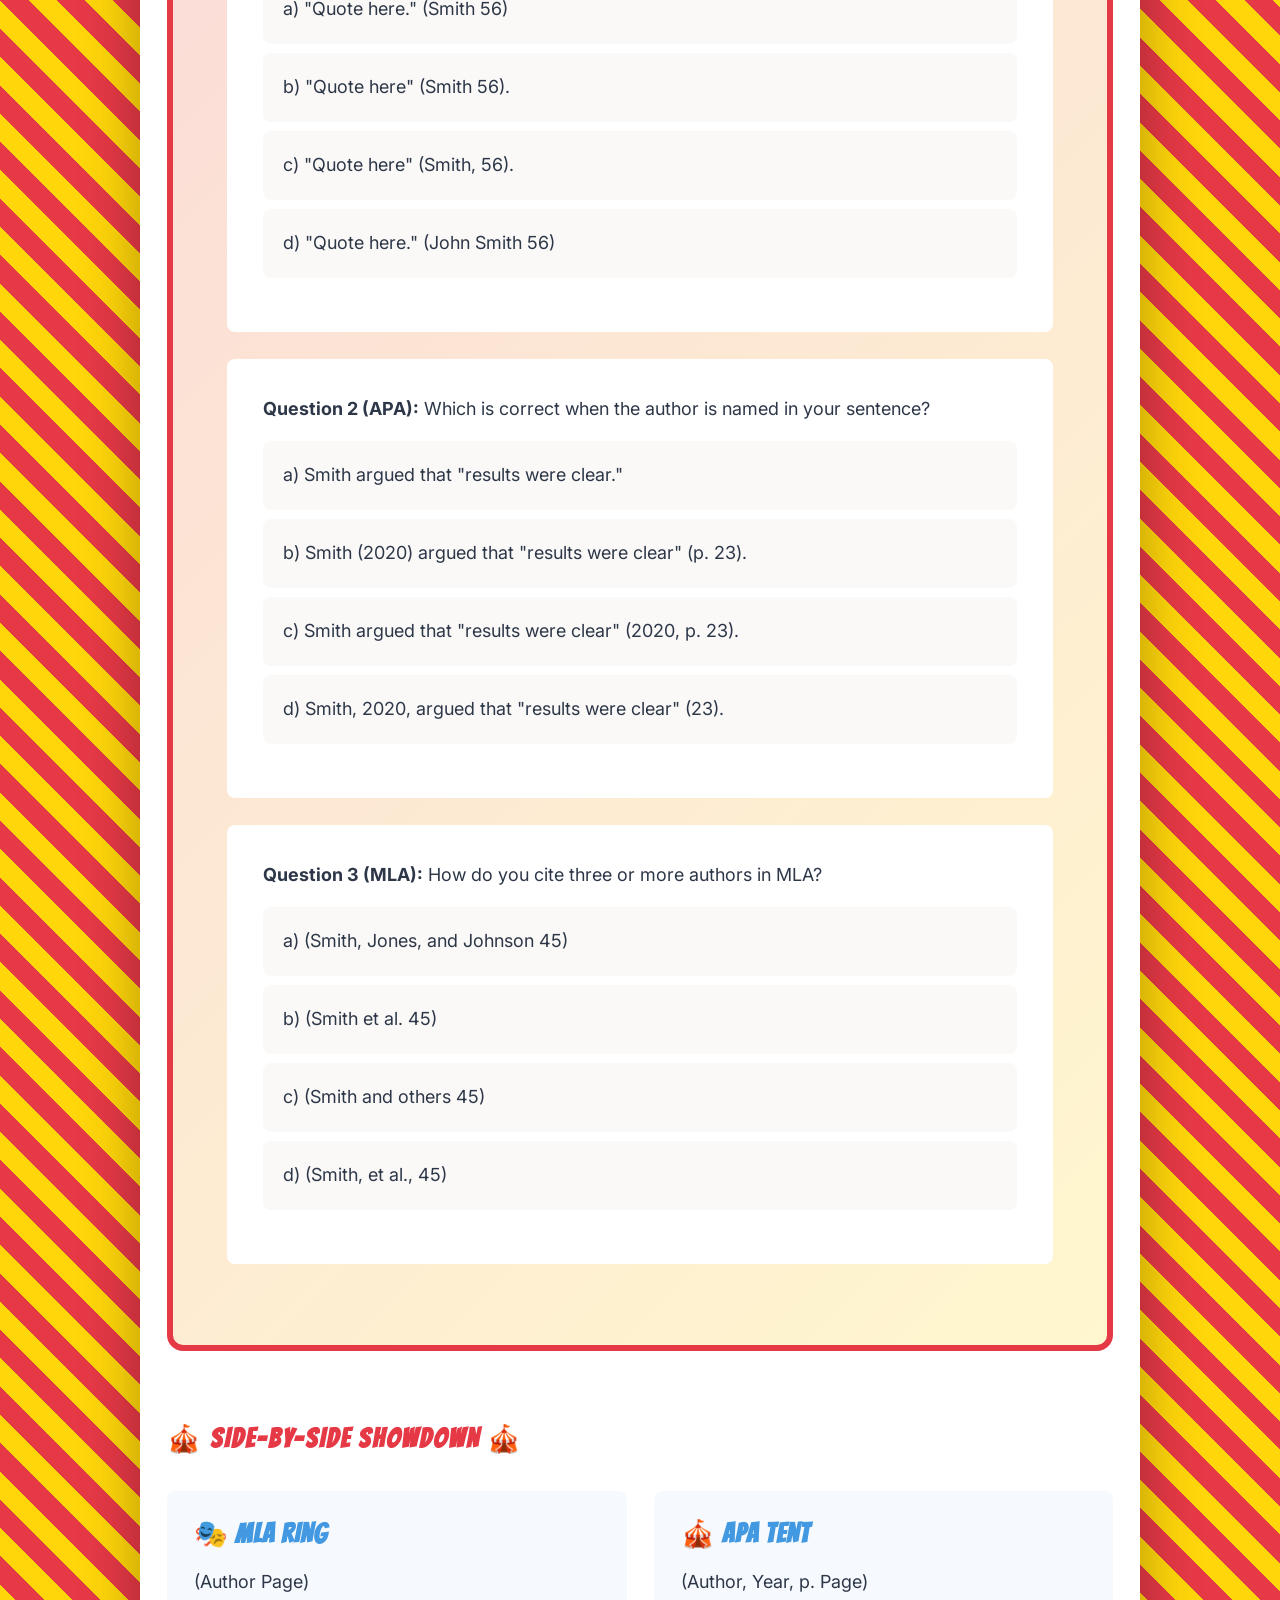
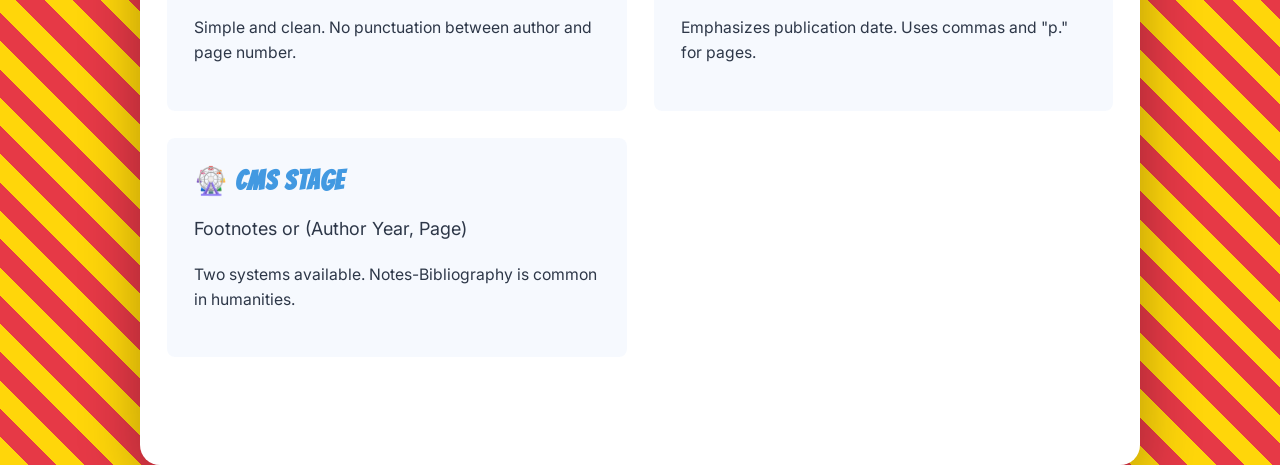
<file: in-text-citations.html>
<!DOCTYPE html>
<html lang="en">
<head>
  <meta charset="UTF-8">
  <meta name="viewport" content="width=device-width, initial-scale=1.0">
  <title>Citation Gallery - The Citation Circus</title>

  <!-- Fonts -->
  <link rel="preconnect" href="https://fonts.googleapis.com">
  <link rel="preconnect" href="https://fonts.gstatic.com" crossorigin>
  <link href="https://fonts.googleapis.com/css2?family=Inter:wght@400;600;700;900&family=Merriweather:wght@700;900&family=Bangers&display=swap" rel="stylesheet">

  <!-- Stylesheets -->
  <link rel="stylesheet" href="css/main.css">
  <link rel="stylesheet" href="css/components.css">

  <style>
    .intext-container {
      min-height: 100vh;
      background: repeating-linear-gradient(
        45deg,
        #FFD60A,
        #FFD60A 20px,
        #E63946 20px,
        #E63946 40px
      );
    }

    .intext-header {
      background: linear-gradient(135deg, #E63946, #457B9D);
      padding: var(--spacing-3xl) var(--spacing-lg);
      text-align: center;
      color: var(--color-white);
      box-shadow: 0 10px 30px rgba(0,0,0,0.3);
      border-bottom: 10px solid #FFD60A;
    }

    .intext-header h1 {
      color: var(--color-white);
      margin-bottom: var(--spacing-sm);
      font-family: 'Bangers', cursive;
      font-size: 3.5rem;
      letter-spacing: 3px;
      text-shadow: 3px 3px 0 rgba(0,0,0,0.3);
    }

    .intext-header p {
      font-family: 'Bangers', cursive;
      font-size: 1.5rem;
      letter-spacing: 2px;
    }

    .intext-content {
      padding: var(--spacing-3xl) var(--spacing-lg);
      max-width: 1000px;
      margin: 0 auto;
      background: white;
      border-radius: 20px;
      box-shadow: 0 20px 60px rgba(0, 0, 0, 0.3);
    }

    .style-tabs {
      display: flex;
      gap: var(--spacing-md);
      justify-content: center;
      margin-bottom: var(--spacing-2xl);
      flex-wrap: wrap;
    }

    .tab-btn {
      padding: var(--spacing-md) var(--spacing-2xl);
      background-color: var(--color-white);
      border: 2px solid transparent;
      border-radius: var(--border-radius);
      cursor: pointer;
      font-weight: 600;
      transition: all var(--transition-fast);
      box-shadow: var(--shadow-sm);
    }

    .tab-btn:hover {
      transform: translateY(-2px);
      box-shadow: var(--shadow-md);
    }

    .tab-btn.active.mla {
      background-color: var(--color-mla);
      color: var(--color-white);
    }

    .tab-btn.active.apa {
      background-color: var(--color-apa);
      color: var(--color-white);
    }

    .tab-btn.active.cms {
      background-color: var(--color-cms);
      color: var(--color-white);
    }

    .guide-section {
      background-color: var(--color-white);
      border-radius: var(--border-radius-lg);
      padding: var(--spacing-2xl);
      margin-bottom: var(--spacing-2xl);
      box-shadow: var(--shadow-lg);
      display: none;
    }

    .guide-section.active {
      display: block;
      animation: fadeIn 0.5s ease-out;
    }

    @keyframes fadeIn {
      from {
        opacity: 0;
        transform: translateY(20px);
      }
      to {
        opacity: 1;
        transform: translateY(0);
      }
    }

    .section-title {
      font-size: var(--font-size-2xl);
      margin-bottom: var(--spacing-xl);
      color: var(--color-black);
      display: flex;
      align-items: center;
      gap: var(--spacing-md);
    }

    .rule-card {
      background-color: var(--color-bg);
      padding: var(--spacing-xl);
      border-radius: var(--border-radius);
      margin-bottom: var(--spacing-xl);
      border-left: 4px solid var(--color-info);
    }

    .rule-card.mla {
      border-left-color: var(--color-mla);
    }

    .rule-card.apa {
      border-left-color: var(--color-apa);
    }

    .rule-card.cms {
      border-left-color: var(--color-cms);
    }

    .rule-title {
      font-size: var(--font-size-lg);
      font-weight: 700;
      margin-bottom: var(--spacing-md);
      color: var(--color-black);
    }

    .rule-description {
      line-height: 1.8;
      color: var(--color-text);
      margin-bottom: var(--spacing-md);
    }

    .example-box {
      background-color: var(--color-white);
      padding: var(--spacing-lg);
      border-radius: var(--border-radius);
      margin-top: var(--spacing-md);
      font-family: 'Courier New', monospace;
      font-size: var(--font-size-sm);
      border: 1px solid #e2e8f0;
    }

    .example-label {
      font-weight: 700;
      color: var(--color-success);
      margin-bottom: var(--spacing-sm);
      font-family: var(--font-primary);
      display: block;
    }

    .comparison-grid {
      display: grid;
      grid-template-columns: repeat(auto-fit, minmax(300px, 1fr));
      gap: var(--spacing-lg);
      margin: var(--spacing-xl) 0;
    }

    .comparison-card {
      background-color: rgba(74, 144, 226, 0.05);
      padding: var(--spacing-lg);
      border-radius: var(--border-radius);
    }

    .comparison-card h4 {
      color: var(--color-info);
      margin-bottom: var(--spacing-md);
    }

    .practice-section {
      background: linear-gradient(135deg, rgba(230, 57, 70, 0.2), rgba(255, 214, 10, 0.2));
      padding: var(--spacing-2xl);
      border-radius: var(--border-radius-lg);
      margin-top: var(--spacing-2xl);
      border: 6px solid #E63946;
      position: relative;
    }

    /* Axe Throwing Progress Tracker */
    .throwing-stage {
      display: flex;
      justify-content: center;
      align-items: center;
      gap: var(--spacing-xl);
      margin: var(--spacing-2xl) 0;
      padding: var(--spacing-xl);
      background: linear-gradient(135deg, #8B4513, #654321);
      border-radius: var(--border-radius-lg);
      border: 4px solid #FFD60A;
      position: relative;
    }

    .target-board {
      width: 200px;
      height: 200px;
      border-radius: 50%;
      background:
        radial-gradient(circle, #E63946 0%, #E63946 15%, transparent 15%),
        radial-gradient(circle, white 0%, white 30%, transparent 30%),
        radial-gradient(circle, #E63946 0%, #E63946 45%, transparent 45%),
        radial-gradient(circle, white 0%, white 60%, transparent 60%),
        radial-gradient(circle, #E63946 0%, #E63946 75%, transparent 75%);
      background-color: white;
      position: relative;
      box-shadow: 0 10px 30px rgba(0,0,0,0.5);
      border: 8px solid #654321;
    }

    .apple-target {
      position: absolute;
      top: 50%;
      left: 50%;
      transform: translate(-50%, -50%);
      font-size: 3rem;
      filter: drop-shadow(0 4px 8px rgba(0,0,0,0.3));
    }

    .axes-thrown {
      display: flex;
      gap: var(--spacing-sm);
      position: absolute;
      top: 10px;
      right: 10px;
      flex-wrap: wrap;
      max-width: 150px;
    }

    .axe-icon {
      font-size: 2rem;
      filter: drop-shadow(0 2px 4px rgba(0,0,0,0.3));
      animation: wobble 0.3s ease-in-out;
    }

    @keyframes wobble {
      0%, 100% { transform: rotate(0deg); }
      25% { transform: rotate(-10deg); }
      75% { transform: rotate(10deg); }
    }

    .progress-text {
      font-family: 'Bangers', cursive;
      font-size: 1.5rem;
      color: white;
      text-shadow: 2px 2px 0 rgba(0,0,0,0.5);
      text-align: center;
    }

    .practice-title {
      font-size: var(--font-size-xl);
      margin-bottom: var(--spacing-lg);
      text-align: center;
    }

    .practice-question {
      background-color: var(--color-white);
      padding: var(--spacing-xl);
      border-radius: var(--border-radius);
      margin-bottom: var(--spacing-lg);
    }

    .practice-options {
      display: flex;
      flex-direction: column;
      gap: var(--spacing-sm);
      margin: var(--spacing-md) 0;
    }

    .practice-option {
      padding: var(--spacing-md);
      background-color: var(--color-bg);
      border: 2px solid transparent;
      border-radius: var(--border-radius);
      cursor: pointer;
      transition: all var(--transition-fast);
    }

    .practice-option:hover {
      border-color: var(--color-info);
      background-color: rgba(66, 153, 225, 0.05);
    }

    .practice-option.correct {
      border-color: var(--color-success);
      background-color: rgba(72, 187, 120, 0.1);
    }

    .practice-option.incorrect {
      border-color: var(--color-error);
      background-color: rgba(245, 101, 101, 0.1);
    }

    .feedback {
      margin-top: var(--spacing-md);
      padding: var(--spacing-md);
      border-radius: var(--border-radius);
      display: none;
    }

    .feedback.show {
      display: block;
    }

    .feedback.correct {
      background-color: rgba(72, 187, 120, 0.1);
      color: var(--color-success);
    }

    .feedback.incorrect {
      background-color: rgba(245, 101, 101, 0.1);
      color: var(--color-error);
    }

    .nav-links {
      display: flex;
      gap: var(--spacing-md);
      justify-content: space-between;
      margin-bottom: var(--spacing-2xl);
    }

    .tip-box {
      background-color: rgba(214, 158, 46, 0.1);
      padding: var(--spacing-lg);
      border-radius: var(--border-radius);
      border-left: 4px solid var(--color-cms);
      margin: var(--spacing-lg) 0;
    }

    .tip-box strong {
      color: var(--color-cms);
    }
  </style>
</head>
<body>
  <div class="intext-container">
    <!-- Header -->
    <header class="intext-header">
      <h1>🎯 THE CITATION GALLERY 🎯</h1>
      <p>🎪 Master the spectacular art of citing sources! 🎪</p>
    </header>

    <!-- Main Content -->
    <main class="intext-content">
      <div class="nav-links">
        <a href="citation-builder.html" class="btn btn-ghost" style="font-family: 'Bangers', cursive;">← STRONGMAN CHALLENGE</a>
        <a href="index.html" class="btn btn-ghost" style="font-family: 'Bangers', cursive;">🎪 CIRCUS HOME</a>
        <a href="style-selection.html" class="btn btn-primary" style="font-family: 'Bangers', cursive;">START THE SHOW →</a>
      </div>

      <!-- Style Tabs -->
      <div class="style-tabs">
        <button class="tab-btn active mla" onclick="showGuide('mla')" style="font-family: 'Bangers', cursive; letter-spacing: 1px;">🎭 MLA RING</button>
        <button class="tab-btn apa" onclick="showGuide('apa')" style="font-family: 'Bangers', cursive; letter-spacing: 1px;">🎪 APA TENT</button>
        <button class="tab-btn cms" onclick="showGuide('cms')" style="font-family: 'Bangers', cursive; letter-spacing: 1px;">🎡 CMS STAGE</button>
      </div>

      <!-- MLA Guide -->
      <div class="guide-section active" id="mla-guide">
        <h2 class="section-title" style="font-family: 'Bangers', cursive; color: var(--color-mla); letter-spacing: 2px;">🎭 MLA RING - In-Text Citation Tricks</h2>

        <div class="rule-card mla">
          <h3 class="rule-title">Basic Format: Author-Page</h3>
          <p class="rule-description">
            MLA uses a parenthetical citation with the author's last name and page number. No comma between them.
          </p>
          <div class="example-box">
            <span class="example-label">✓ Example:</span>
            According to Smith, "the results were significant" (23).
          </div>
        </div>

        <div class="rule-card mla">
          <h3 class="rule-title">Author Named in Signal Phrase</h3>
          <p class="rule-description">
            If you mention the author's name in your sentence, only include the page number in parentheses.
          </p>
          <div class="example-box">
            <span class="example-label">✓ Example:</span>
            Smith argues that "the evidence is clear" (45).
          </div>
        </div>

        <div class="rule-card mla">
          <h3 class="rule-title">Two Authors</h3>
          <p class="rule-description">
            For two authors, include both last names separated by "and".
          </p>
          <div class="example-box">
            <span class="example-label">✓ Example:</span>
            Recent studies confirm this theory (Smith and Jones 34).
          </div>
        </div>

        <div class="rule-card mla">
          <h3 class="rule-title">Three or More Authors</h3>
          <p class="rule-description">
            Use the first author's last name followed by "et al." (no italics).
          </p>
          <div class="example-box">
            <span class="example-label">✓ Example:</span>
            The research demonstrates clear patterns (Johnson et al. 67).
          </div>
        </div>

        <div class="rule-card mla">
          <h3 class="rule-title">No Page Numbers (Websites)</h3>
          <p class="rule-description">
            For sources without page numbers (like websites), use only the author's name.
          </p>
          <div class="example-box">
            <span class="example-label">✓ Example:</span>
            The organization states that "climate action is urgent" (Smith).
          </div>
        </div>

        <div class="tip-box">
          <strong>💡 Pro Tip:</strong> The period comes after the parenthetical citation, not before it!
        </div>
      </div>

      <!-- APA Guide -->
      <div class="guide-section" id="apa-guide">
        <h2 class="section-title" style="font-family: 'Bangers', cursive; color: var(--color-apa); letter-spacing: 2px;">🎪 APA TENT - In-Text Citation Acts</h2>

        <div class="rule-card apa">
          <h3 class="rule-title">Basic Format: Author-Year</h3>
          <p class="rule-description">
            APA uses author-date format with a comma. Page numbers are required for direct quotes.
          </p>
          <div class="example-box">
            <span class="example-label">✓ Example:</span>
            The study found significant results (Smith, 2020, p. 45).
          </div>
        </div>

        <div class="rule-card apa">
          <h3 class="rule-title">Author Named in Sentence</h3>
          <p class="rule-description">
            When the author is named in the text, put the year in parentheses immediately after the name.
          </p>
          <div class="example-box">
            <span class="example-label">✓ Example:</span>
            Smith (2020) argued that "the evidence is clear" (p. 45).
          </div>
        </div>

        <div class="rule-card apa">
          <h3 class="rule-title">Two Authors</h3>
          <p class="rule-description">
            Use "and" in narrative citations and "&" in parenthetical citations.
          </p>
          <div class="example-box">
            <span class="example-label">✓ Narrative:</span>
            Smith and Jones (2020) found significant results.<br><br>
            <span class="example-label">✓ Parenthetical:</span>
            The results were significant (Smith & Jones, 2020).
          </div>
        </div>

        <div class="rule-card apa">
          <h3 class="rule-title">Three or More Authors</h3>
          <p class="rule-description">
            Use the first author's name followed by "et al." from the first citation onwards.
          </p>
          <div class="example-box">
            <span class="example-label">✓ Example:</span>
            Research confirms this pattern (Johnson et al., 2021).
          </div>
        </div>

        <div class="rule-card apa">
          <h3 class="rule-title">Page Numbers</h3>
          <p class="rule-description">
            Use "p." for one page and "pp." for multiple pages. Page numbers are required for direct quotes.
          </p>
          <div class="example-box">
            <span class="example-label">✓ One page:</span>
            "Direct quote here" (Smith, 2020, p. 23).<br><br>
            <span class="example-label">✓ Multiple pages:</span>
            "Longer quote" (Jones, 2019, pp. 45-47).
          </div>
        </div>

        <div class="tip-box">
          <strong>💡 Pro Tip:</strong> Always include the year, even when you mention it in your text!
        </div>
      </div>

      <!-- CMS Guide -->
      <div class="guide-section" id="cms-guide">
        <h2 class="section-title" style="font-family: 'Bangers', cursive; color: var(--color-cms); letter-spacing: 2px;">🎡 CMS STAGE - Chicago Citation Performance</h2>

        <div class="rule-card cms">
          <h3 class="rule-title">Two Systems: Notes or Author-Date</h3>
          <p class="rule-description">
            Chicago offers two citation systems. Notes-Bibliography uses footnotes or endnotes. Author-Date uses parenthetical citations similar to APA.
          </p>
        </div>

        <div class="rule-card cms">
          <h3 class="rule-title">Notes-Bibliography System (Footnotes)</h3>
          <p class="rule-description">
            Use superscript numbers in text that correspond to footnotes at the bottom of the page.
          </p>
          <div class="example-box">
            <span class="example-label">✓ In text:</span>
            According to recent research, climate change is accelerating.¹<br><br>
            <span class="example-label">✓ Footnote:</span>
            1. John Smith, The Great Novel (New York: Penguin Press, 2020), 45.
          </div>
        </div>

        <div class="rule-card cms">
          <h3 class="rule-title">Shortened Footnotes (Subsequent References)</h3>
          <p class="rule-description">
            After the first full citation, use a shortened form with author's last name and page number.
          </p>
          <div class="example-box">
            <span class="example-label">✓ First reference:</span>
            1. John Smith, The Great Novel (New York: Penguin Press, 2020), 45.<br><br>
            <span class="example-label">✓ Later references:</span>
            2. Smith, The Great Novel, 67.
          </div>
        </div>

        <div class="rule-card cms">
          <h3 class="rule-title">Author-Date System</h3>
          <p class="rule-description">
            Similar to APA, with author's last name, year, and page number in parentheses.
          </p>
          <div class="example-box">
            <span class="example-label">✓ Example:</span>
            The evidence is clear (Smith 2020, 45).
          </div>
        </div>

        <div class="tip-box">
          <strong>💡 Pro Tip:</strong> Choose one system (Notes or Author-Date) and use it consistently throughout your paper!
        </div>
      </div>

      <!-- Practice Section -->
      <div class="practice-section">
        <h2 class="practice-title" style="font-family: 'Bangers', cursive; letter-spacing: 2px;">🎯 AXE THROWING CHALLENGE - Hit the Apple!</h2>

        <!-- Throwing Stage Visualization -->
        <div class="throwing-stage">
          <div class="target-board">
            <div class="apple-target">🍎</div>
            <div class="axes-thrown" id="axes-container"></div>
          </div>
          <div class="progress-text">
            <div style="font-size: 2rem; margin-bottom: var(--spacing-sm);">Axes Thrown: <span id="axes-count">0</span>/3</div>
            <div style="font-size: 1.2rem;">Answer correctly to throw axes at the apple!</div>
          </div>
        </div>

        <div class="practice-question" id="practice-1">
          <p><strong>Question 1 (MLA):</strong> Which is the correct in-text citation for a direct quote from page 56 by author John Smith?</p>
          <div class="practice-options">
            <div class="practice-option" onclick="checkPractice(1, 'a', false)">
              a) "Quote here." (Smith 56)
            </div>
            <div class="practice-option" onclick="checkPractice(1, 'b', true)">
              b) "Quote here" (Smith 56).
            </div>
            <div class="practice-option" onclick="checkPractice(1, 'c', false)">
              c) "Quote here" (Smith, 56).
            </div>
            <div class="practice-option" onclick="checkPractice(1, 'd', false)">
              d) "Quote here." (John Smith 56)
            </div>
          </div>
          <div class="feedback" id="feedback-1"></div>
        </div>

        <div class="practice-question" id="practice-2">
          <p><strong>Question 2 (APA):</strong> Which is correct when the author is named in your sentence?</p>
          <div class="practice-options">
            <div class="practice-option" onclick="checkPractice(2, 'a', false)">
              a) Smith argued that "results were clear."
            </div>
            <div class="practice-option" onclick="checkPractice(2, 'b', true)">
              b) Smith (2020) argued that "results were clear" (p. 23).
            </div>
            <div class="practice-option" onclick="checkPractice(2, 'c', false)">
              c) Smith argued that "results were clear" (2020, p. 23).
            </div>
            <div class="practice-option" onclick="checkPractice(2, 'd', false)">
              d) Smith, 2020, argued that "results were clear" (23).
            </div>
          </div>
          <div class="feedback" id="feedback-2"></div>
        </div>

        <div class="practice-question" id="practice-3">
          <p><strong>Question 3 (MLA):</strong> How do you cite three or more authors in MLA?</p>
          <div class="practice-options">
            <div class="practice-option" onclick="checkPractice(3, 'a', false)">
              a) (Smith, Jones, and Johnson 45)
            </div>
            <div class="practice-option" onclick="checkPractice(3, 'b', true)">
              b) (Smith et al. 45)
            </div>
            <div class="practice-option" onclick="checkPractice(3, 'c', false)">
              c) (Smith and others 45)
            </div>
            <div class="practice-option" onclick="checkPractice(3, 'd', false)">
              d) (Smith, et al., 45)
            </div>
          </div>
          <div class="feedback" id="feedback-3"></div>
        </div>
      </div>

      <!-- Comparison -->
      <div style="margin-top: var(--spacing-3xl);">
        <h2 class="section-title" style="font-family: 'Bangers', cursive; color: #E63946; letter-spacing: 2px;">🎪 SIDE-BY-SIDE SHOWDOWN 🎪</h2>
        <div class="comparison-grid">
          <div class="comparison-card">
            <h4 style="font-family: 'Bangers', cursive; letter-spacing: 1px;">🎭 MLA RING</h4>
            <p>(Author Page)</p>
            <p style="margin-top: var(--spacing-sm); font-size: var(--font-size-sm);">
              Simple and clean. No punctuation between author and page number.
            </p>
          </div>
          <div class="comparison-card">
            <h4 style="font-family: 'Bangers', cursive; letter-spacing: 1px;">🎪 APA TENT</h4>
            <p>(Author, Year, p. Page)</p>
            <p style="margin-top: var(--spacing-sm); font-size: var(--font-size-sm);">
              Emphasizes publication date. Uses commas and "p." for pages.
            </p>
          </div>
          <div class="comparison-card">
            <h4 style="font-family: 'Bangers', cursive; letter-spacing: 1px;">🎡 CMS STAGE</h4>
            <p>Footnotes or (Author Year, Page)</p>
            <p style="margin-top: var(--spacing-sm); font-size: var(--font-size-sm);">
              Two systems available. Notes-Bibliography is common in humanities.
            </p>
          </div>
        </div>
      </div>
    </main>
  </div>

  <script>
    let currentGuide = 'mla';
    let axesThrown = 0;

    function showGuide(guide) {
      currentGuide = guide;

      // Update tabs
      document.querySelectorAll('.tab-btn').forEach(btn => {
        btn.classList.remove('active');
      });
      event.target.classList.add('active', guide);

      // Show corresponding guide
      document.querySelectorAll('.guide-section').forEach(section => {
        section.classList.remove('active');
      });
      document.getElementById(`${guide}-guide`).classList.add('active');
    }

    function throwAxe() {
      if (axesThrown < 3) {
        axesThrown++;
        const axesContainer = document.getElementById('axes-container');
        const axeIcon = document.createElement('div');
        axeIcon.className = 'axe-icon';
        axeIcon.textContent = '🪓';
        axesContainer.appendChild(axeIcon);

        document.getElementById('axes-count').textContent = axesThrown;

        // Check if all 3 axes thrown
        if (axesThrown === 3) {
          setTimeout(() => {
            alert('🎯 BULLSEYE! You hit the apple 3 times! You\'re a master axe thrower!');
          }, 500);
        }
      }
    }

    function checkPractice(questionNum, selected, isCorrect) {
      const question = document.getElementById(`practice-${questionNum}`);
      const options = question.querySelectorAll('.practice-option');
      const feedback = document.getElementById(`feedback-${questionNum}`);

      // Reset options
      options.forEach(opt => {
        opt.classList.remove('correct', 'incorrect');
      });

      // Mark selected
      event.target.classList.add(isCorrect ? 'correct' : 'incorrect');

      // Show feedback
      feedback.classList.add('show', isCorrect ? 'correct' : 'incorrect');

      if (isCorrect) {
        feedback.textContent = '✓ Correct! You threw an axe at the apple! 🪓🍎';
        throwAxe();
      } else {
        feedback.textContent = '✗ Miss! Try again to hit the apple!';
      }
    }
  </script>
</body>
</html>
</file>
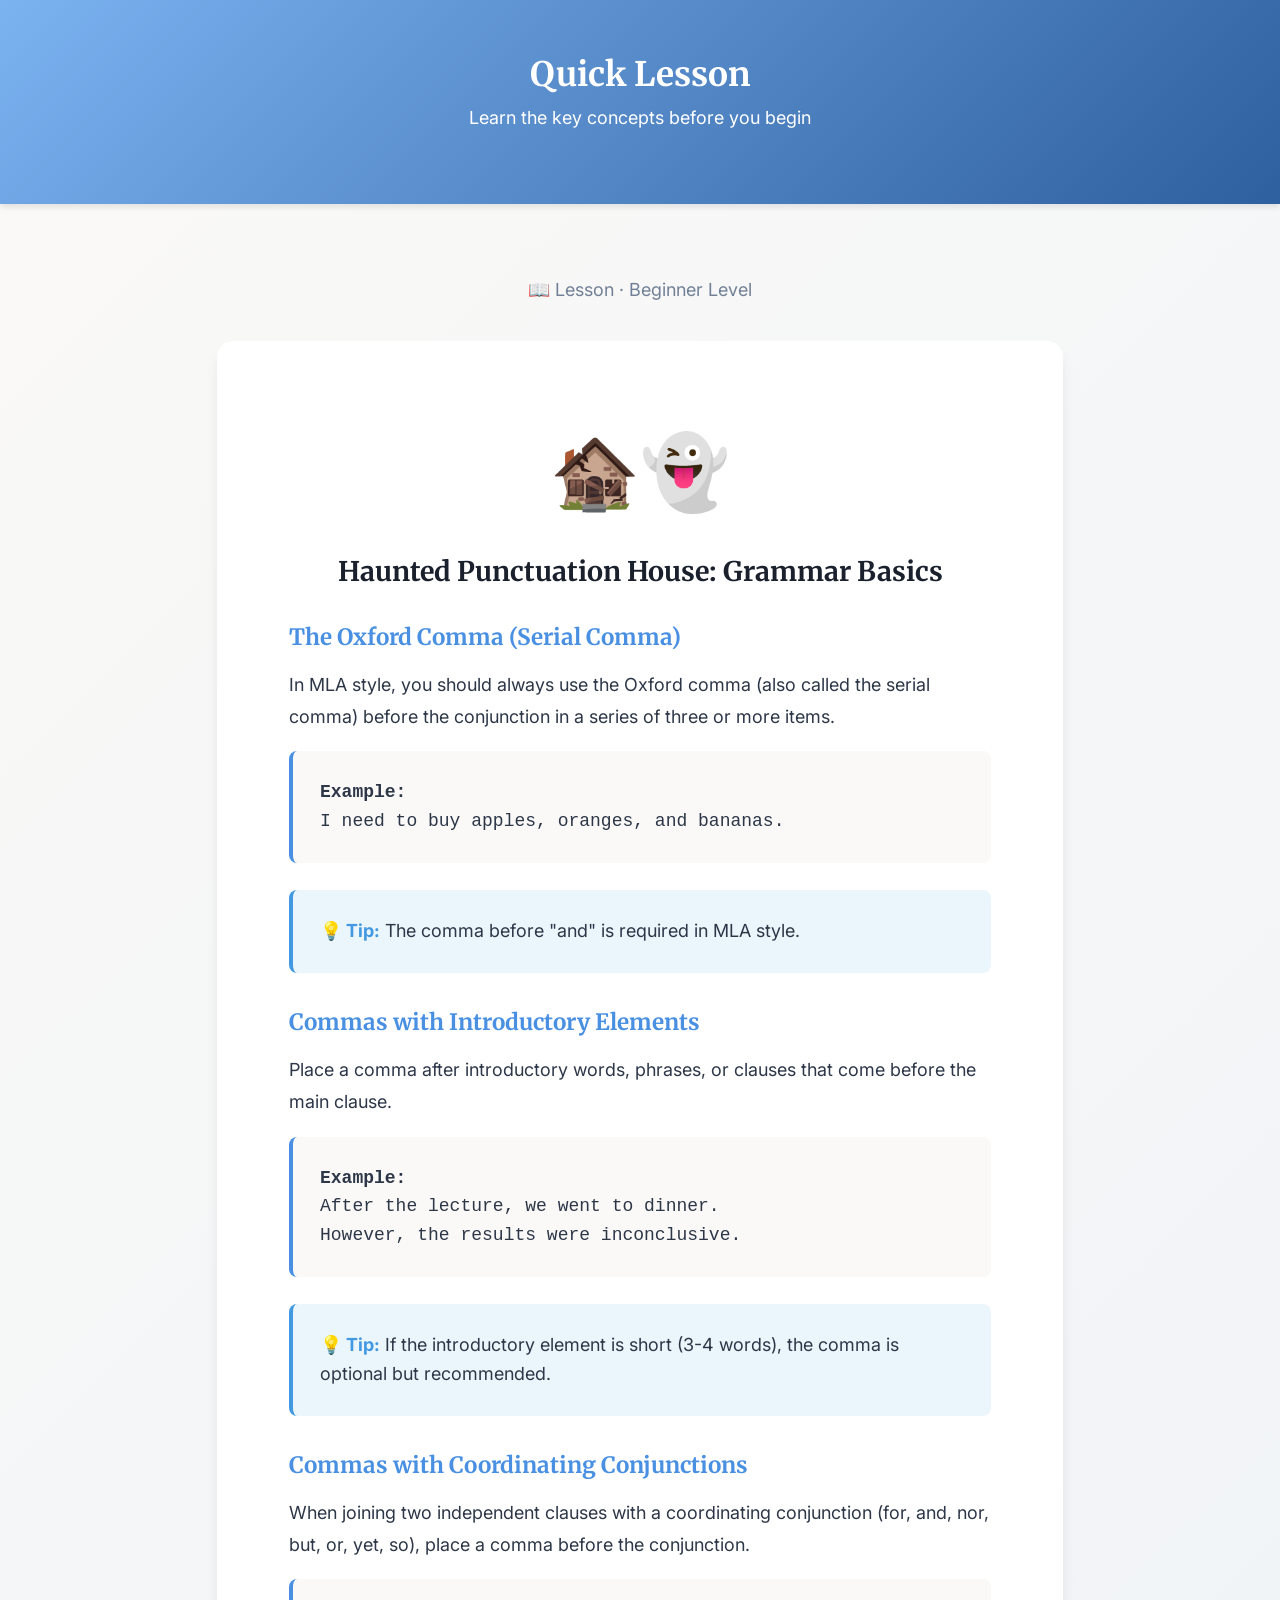
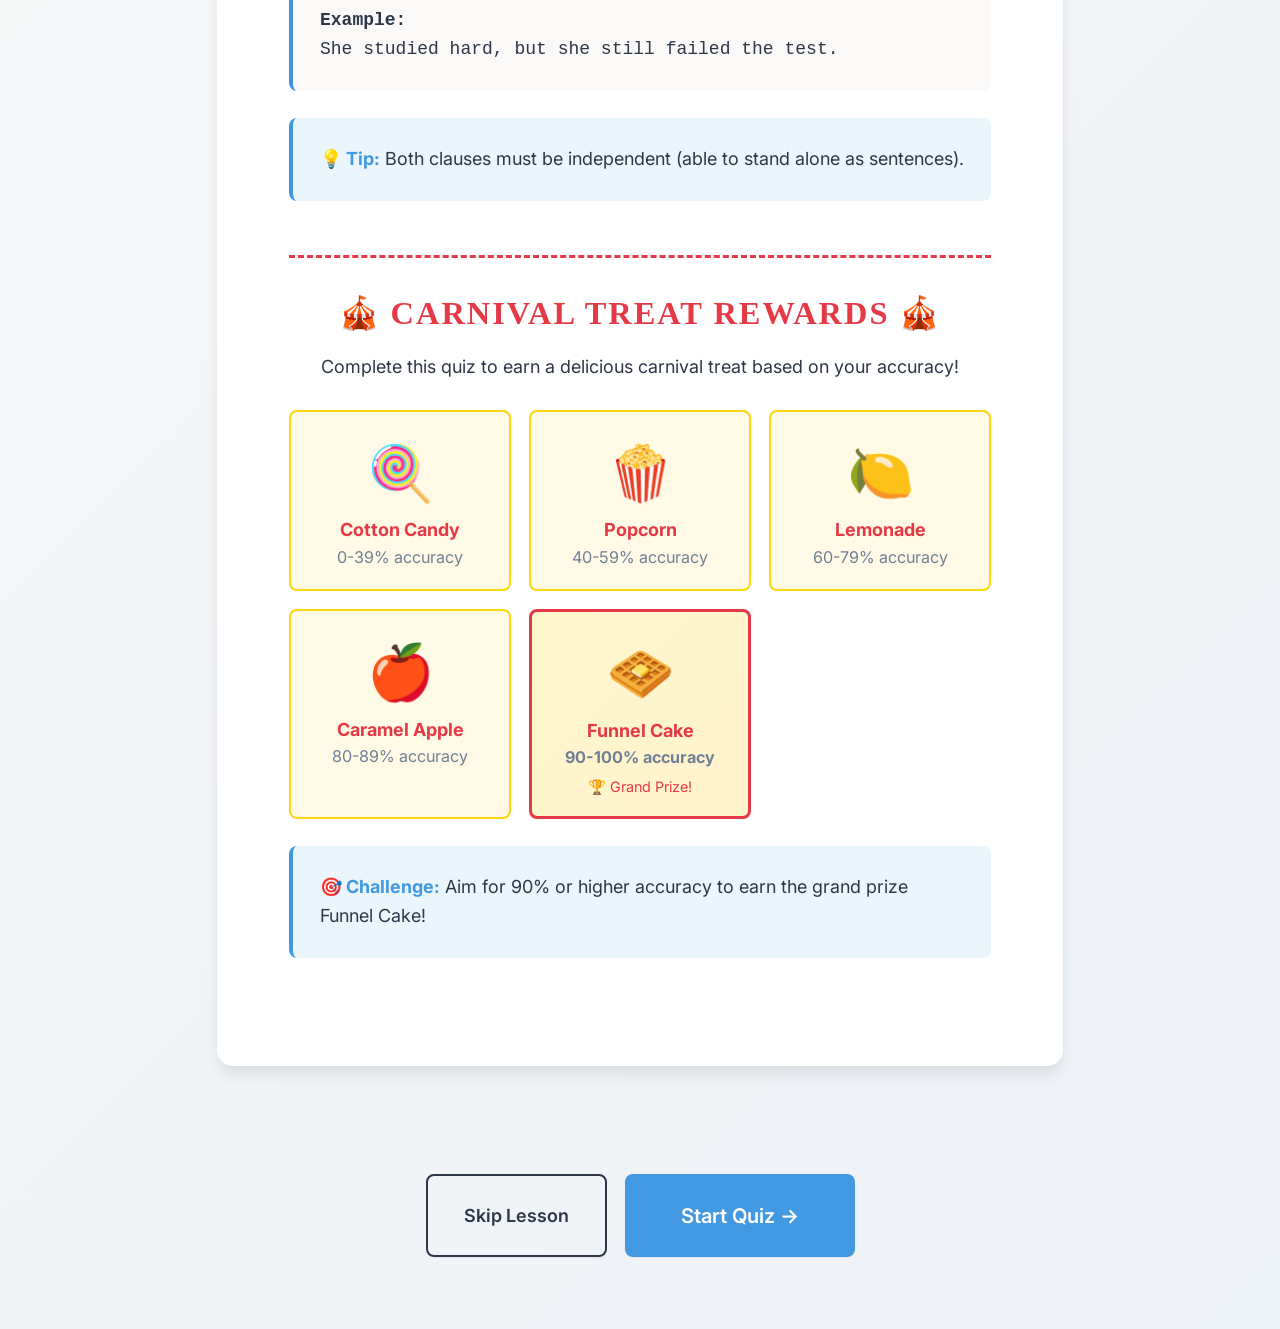
<file: lesson.html>
<!DOCTYPE html>
<html lang="en">
<head>
  <meta charset="UTF-8">
  <meta name="viewport" content="width=device-width, initial-scale=1.0">
  <title>Lesson - Edit Quest</title>

  <!-- Fonts -->
  <link rel="preconnect" href="https://fonts.googleapis.com">
  <link rel="preconnect" href="https://fonts.gstatic.com" crossorigin>
  <link href="https://fonts.googleapis.com/css2?family=Inter:wght@400;600;700;900&family=Merriweather:wght@700;900&display=swap" rel="stylesheet">

  <!-- Stylesheets -->
  <link rel="stylesheet" href="css/main.css">
  <link rel="stylesheet" href="css/components.css">

  <style>
    .lesson-container {
      min-height: 100vh;
      display: flex;
      flex-direction: column;
      background: linear-gradient(135deg, #FAF9F7 0%, #EDF2F7 100%);
    }

    .lesson-header {
      background: var(--color-info);
      padding: var(--spacing-2xl) var(--spacing-lg);
      text-align: center;
      color: var(--color-white);
      box-shadow: var(--shadow-md);
    }

    .lesson-header.mla {
      background: linear-gradient(135deg, var(--color-mla-light), var(--color-mla-dark));
    }

    .lesson-header.apa {
      background: linear-gradient(135deg, var(--color-apa-light), var(--color-apa-dark));
    }

    .lesson-header.cms {
      background: linear-gradient(135deg, var(--color-cms-light), var(--color-cms-dark));
    }

    .lesson-header h1 {
      color: var(--color-white);
      margin-bottom: var(--spacing-sm);
      font-size: var(--font-size-3xl);
    }

    .lesson-content {
      flex: 1;
      display: flex;
      flex-direction: column;
      justify-content: center;
      padding: var(--spacing-3xl) var(--spacing-lg);
      max-width: 900px;
      margin: 0 auto;
      width: 100%;
    }

    .lesson-card {
      background-color: var(--color-white);
      border-radius: var(--border-radius-lg);
      box-shadow: var(--shadow-lg);
      padding: var(--spacing-3xl);
      margin-bottom: var(--spacing-2xl);
      animation: slideIn 0.5s ease-out;
    }

    @keyframes slideIn {
      from {
        opacity: 0;
        transform: translateY(20px);
      }
      to {
        opacity: 1;
        transform: translateY(0);
      }
    }

    .lesson-icon {
      font-size: 4rem;
      text-align: center;
      display: block;
      margin-bottom: var(--spacing-lg);
    }

    .lesson-title {
      font-size: var(--font-size-2xl);
      color: var(--color-black);
      margin-bottom: var(--spacing-xl);
      text-align: center;
    }

    .lesson-section {
      margin-bottom: var(--spacing-xl);
    }

    .lesson-section h3 {
      color: var(--color-info);
      font-size: var(--font-size-xl);
      margin-bottom: var(--spacing-md);
    }

    .lesson-section.mla h3 {
      color: var(--color-mla);
    }

    .lesson-section.apa h3 {
      color: var(--color-apa);
    }

    .lesson-section.cms h3 {
      color: var(--color-cms);
    }

    .lesson-text {
      line-height: 1.8;
      color: var(--color-text);
      margin-bottom: var(--spacing-md);
    }

    .lesson-example {
      background-color: var(--color-bg);
      padding: var(--spacing-lg);
      border-radius: var(--border-radius);
      border-left: 4px solid var(--color-info);
      margin: var(--spacing-md) 0;
      font-family: 'Courier New', monospace;
    }

    .lesson-example.mla {
      border-left-color: var(--color-mla);
    }

    .lesson-example.apa {
      border-left-color: var(--color-apa);
    }

    .lesson-example.cms {
      border-left-color: var(--color-cms);
    }

    .lesson-tip {
      background-color: rgba(66, 153, 225, 0.1);
      padding: var(--spacing-lg);
      border-radius: var(--border-radius);
      margin: var(--spacing-lg) 0;
      border-left: 4px solid var(--color-info);
    }

    .lesson-tip strong {
      color: var(--color-info);
    }

    .lesson-list {
      margin-left: var(--spacing-xl);
      margin-bottom: var(--spacing-md);
    }

    .lesson-list li {
      margin-bottom: var(--spacing-sm);
      line-height: 1.6;
    }

    .lesson-actions {
      display: flex;
      gap: var(--spacing-md);
      justify-content: center;
      flex-wrap: wrap;
      margin-top: var(--spacing-2xl);
    }

    .progress-indicator {
      text-align: center;
      color: var(--color-text-light);
      margin-bottom: var(--spacing-xl);
    }
  </style>
</head>
<body>
  <div class="lesson-container">
    <!-- Lesson Header -->
    <header class="lesson-header" id="lesson-header">
      <h1 id="lesson-heading">Quick Lesson</h1>
      <p id="lesson-subtitle">Learn the key concepts before you begin</p>
    </header>

    <!-- Lesson Content -->
    <main class="lesson-content">
      <div class="progress-indicator">
        📖 Lesson · <span id="difficulty-label">Beginner</span> Level
      </div>

      <div class="lesson-card" id="lesson-card">
        <!-- Content will be dynamically loaded -->
      </div>

      <div class="lesson-actions">
        <button class="btn btn-outline" onclick="skipLesson()">Skip Lesson</button>
        <button class="btn btn-primary btn-lg" onclick="startQuiz()">Start Quiz →</button>
      </div>
    </main>
  </div>

  <!-- Scripts -->
  <script>
    // Get parameters from URL
    const urlParams = new URLSearchParams(window.location.search);
    const guide = urlParams.get('guide') || 'mla';
    const region = urlParams.get('region') || 'comma-castle';
    const difficulty = urlParams.get('difficulty') || 'beginner';

    // Apply theme
    const header = document.getElementById('lesson-header');
    header.classList.add(guide);

    // Update labels
    const guideNames = { mla: 'MLA', apa: 'APA', cms: 'CMS' };
    const difficultyNames = { beginner: 'Beginner', intermediate: 'Intermediate', expert: 'Expert' };

    document.getElementById('difficulty-label').textContent = difficultyNames[difficulty];

    // Lesson content database
    const lessons = {
      'mla-comma-castle-beginner': {
        icon: '🏚️👻',
        title: 'Haunted Punctuation House: Grammar Basics',
        carnivalTreats: true,
        sections: [
          {
            heading: 'The Oxford Comma (Serial Comma)',
            text: 'In MLA style, you should always use the Oxford comma (also called the serial comma) before the conjunction in a series of three or more items.',
            example: 'I need to buy apples, oranges, and bananas.',
            tip: 'The comma before "and" is required in MLA style.'
          },
          {
            heading: 'Commas with Introductory Elements',
            text: 'Place a comma after introductory words, phrases, or clauses that come before the main clause.',
            example: 'After the lecture, we went to dinner.\nHowever, the results were inconclusive.',
            tip: 'If the introductory element is short (3-4 words), the comma is optional but recommended.'
          },
          {
            heading: 'Commas with Coordinating Conjunctions',
            text: 'When joining two independent clauses with a coordinating conjunction (for, and, nor, but, or, yet, so), place a comma before the conjunction.',
            example: 'She studied hard, but she still failed the test.',
            tip: 'Both clauses must be independent (able to stand alone as sentences).'
          }
        ]
      },
      'mla-mla-mountain-beginner': {
        icon: '⛰️',
        title: 'MLA Mountain: Citation Basics',
        sections: [
          {
            heading: 'Basic Book Citation Format',
            text: 'MLA 9th edition uses a simplified format for citing books.',
            example: 'Author Last Name, First Name. Title of Book. Publisher, Year.',
            tip: 'Only the first word of the title and proper nouns are capitalized. The title should be italicized.'
          },
          {
            heading: 'In-Text Citations',
            text: 'MLA in-text citations include the author\'s last name and page number in parentheses.',
            example: 'According to Smith, "the results were significant" (23).\n(Smith 23)',
            tip: 'If you mention the author in your sentence, only include the page number in parentheses.'
          },
          {
            heading: 'Title Formatting',
            text: 'Italicize titles of longer, standalone works like books and journals. Use quotation marks for shorter works like articles and chapters.',
            example: 'Book: The Great Gatsby\nArticle: "Modern Citation Practices"',
            tip: 'When in doubt, ask: Is this work published independently? If yes, italicize it.'
          }
        ]
      },
      'apa-comma-castle-beginner': {
        icon: '🏚️👻',
        title: 'Haunted Punctuation House: APA Punctuation',
        carnivalTreats: true,
        sections: [
          {
            heading: 'The Serial Comma in APA',
            text: 'APA 7th edition requires the use of the Oxford comma in all lists.',
            example: 'The study examined three variables: age, height, and weight.',
            tip: 'This is consistent across all APA writing, including reference lists.'
          },
          {
            heading: 'Commas in Lists After a Colon',
            text: 'Use a colon to introduce a list after a complete independent clause, then separate items with commas.',
            example: 'Participants completed three tasks: a survey, an interview, and a performance test.',
            tip: 'The clause before the colon must be able to stand alone as a complete sentence.'
          }
        ]
      },
      'apa-apa-abyss-beginner': {
        icon: '🌊',
        title: 'APA Abyss: Reference Basics',
        sections: [
          {
            heading: 'Basic Book Reference Format',
            text: 'APA 7th edition format for books uses sentence case for titles.',
            example: 'Author, A. A. (Year). Title of book. Publisher.',
            tip: 'Only capitalize the first word of the title and subtitle, and proper nouns.'
          },
          {
            heading: 'In-Text Citations',
            text: 'APA uses author-date citation format with page numbers for direct quotes.',
            example: '(Smith, 2020, p. 45)\nSmith (2020) found that "results were significant" (p. 45).',
            tip: 'Use "p." for one page and "pp." for multiple pages.'
          },
          {
            heading: 'Title Formatting',
            text: 'Italicize book titles and journal titles. Article titles are not italicized and use sentence case.',
            example: 'Book: The great gatsby\nJournal: Journal of Psychology',
            tip: 'Remember: sentence case means only the first word and proper nouns are capitalized.'
          }
        ]
      },
      'cms-comma-castle-beginner': {
        icon: '🏚️👻',
        title: 'Haunted Punctuation House: Chicago Punctuation',
        carnivalTreats: true,
        sections: [
          {
            heading: 'The Oxford Comma',
            text: 'The Chicago Manual of Style recommends using the Oxford comma for clarity.',
            example: 'The flag is red, white, and blue.',
            tip: 'While recommended, some publishers may have different house styles.'
          },
          {
            heading: 'Commas with Dates',
            text: 'When a date appears in month-day-year format, use commas to separate elements.',
            example: 'The conference was held on March 15, 2023, in Boston.',
            tip: 'Note the comma after the year when the sentence continues.'
          }
        ]
      },
      'cms-cms-city-beginner': {
        icon: '🏛️',
        title: 'CMS City: Citation & Style Basics',
        sections: [
          {
            heading: 'Title Capitalization: Headline Style',
            text: 'Chicago uses headline style: capitalize the first and last words and all major words.',
            example: 'The Story of a Young Writer\nA Guide to Better Writing',
            tip: 'Do not capitalize articles (a, an, the), coordinating conjunctions, or prepositions, unless they are the first or last word.'
          },
          {
            heading: 'Bibliography Format',
            text: 'Chicago bibliography entries list the author\'s name inverted (last name first).',
            example: 'Smith, John. The Great Novel. New York: Penguin Press, 2020.',
            tip: 'Include the place of publication, publisher, and year.'
          },
          {
            heading: 'Footnote Format (First Reference)',
            text: 'The first footnote reference includes full publication information.',
            example: 'John Smith, The Great Novel (New York: Penguin Press, 2020), 45.',
            tip: 'Author name is in normal order (first name first) in footnotes.'
          }
        ]
      }
    };

    // Load lesson content
    function loadLesson() {
      const lessonKey = `${guide}-${region}-${difficulty}`;
      const lesson = lessons[lessonKey];

      if (!lesson) {
        // Default lesson if specific one not found
        let defaultHtml = `
          <span class="lesson-icon">📚</span>
          <h2 class="lesson-title">Get Ready!</h2>
          <p class="lesson-text" style="text-align: center;">
            You're about to test your knowledge of ${guideNames[guide]} style.
            Read each question carefully and remember to review the explanations after each answer.
          </p>
          <div class="lesson-tip">
            <strong>💡 Tip:</strong> Build streaks by answering multiple questions correctly in a row for bonus points!
          </div>
        `;

        // Add carnival treats for Haunted Punctuation House
        if (region === 'comma-castle') {
          defaultHtml += `
            <div style="margin-top: var(--spacing-2xl); padding-top: var(--spacing-xl); border-top: 3px dashed #E63946;">
              <h3 style="text-align: center; color: #E63946; font-family: 'Bangers', cursive; font-size: 1.8rem; letter-spacing: 2px;">🎪 CARNIVAL TREAT REWARDS 🎪</h3>
              <p class="lesson-text" style="text-align: center;">
                Complete this quiz to earn a delicious carnival treat based on your accuracy!
              </p>
              <div style="display: grid; grid-template-columns: repeat(auto-fit, minmax(200px, 1fr)); gap: var(--spacing-md); margin-top: var(--spacing-lg);">
                <div style="text-align: center; padding: var(--spacing-md); background: linear-gradient(135deg, rgba(255, 214, 10, 0.1), rgba(255, 195, 0, 0.1)); border-radius: var(--border-radius); border: 2px solid #FFD60A;">
                  <div style="font-size: 3rem;">🍭</div>
                  <strong style="color: #E63946;">Cotton Candy</strong>
                  <div style="font-size: 0.9rem; color: var(--color-text-light);">0-39% accuracy</div>
                </div>
                <div style="text-align: center; padding: var(--spacing-md); background: linear-gradient(135deg, rgba(255, 214, 10, 0.1), rgba(255, 195, 0, 0.1)); border-radius: var(--border-radius); border: 2px solid #FFD60A;">
                  <div style="font-size: 3rem;">🍿</div>
                  <strong style="color: #E63946;">Popcorn</strong>
                  <div style="font-size: 0.9rem; color: var(--color-text-light);">40-59% accuracy</div>
                </div>
                <div style="text-align: center; padding: var(--spacing-md); background: linear-gradient(135deg, rgba(255, 214, 10, 0.1), rgba(255, 195, 0, 0.1)); border-radius: var(--border-radius); border: 2px solid #FFD60A;">
                  <div style="font-size: 3rem;">🍋</div>
                  <strong style="color: #E63946;">Lemonade</strong>
                  <div style="font-size: 0.9rem; color: var(--color-text-light);">60-79% accuracy</div>
                </div>
                <div style="text-align: center; padding: var(--spacing-md); background: linear-gradient(135deg, rgba(255, 214, 10, 0.1), rgba(255, 195, 0, 0.1)); border-radius: var(--border-radius); border: 2px solid #FFD60A;">
                  <div style="font-size: 3rem;">🍎</div>
                  <strong style="color: #E63946;">Caramel Apple</strong>
                  <div style="font-size: 0.9rem; color: var(--color-text-light);">80-89% accuracy</div>
                </div>
                <div style="text-align: center; padding: var(--spacing-md); background: linear-gradient(135deg, rgba(255, 214, 10, 0.2), rgba(255, 195, 0, 0.2)); border-radius: var(--border-radius); border: 3px solid #E63946;">
                  <div style="font-size: 3rem;">🧇</div>
                  <strong style="color: #E63946;">Funnel Cake</strong>
                  <div style="font-size: 0.9rem; color: var(--color-text-light);"><strong>90-100% accuracy</strong></div>
                  <div style="font-size: 0.8rem; color: #E63946; margin-top: 4px;">🏆 Grand Prize!</div>
                </div>
              </div>
              <div class="lesson-tip" style="margin-top: var(--spacing-lg);">
                <strong>🎯 Challenge:</strong> Aim for 90% or higher accuracy to earn the grand prize Funnel Cake!
              </div>
            </div>
          `;
        }

        document.getElementById('lesson-card').innerHTML = defaultHtml;
        return;
      }

      // Render full lesson
      let html = `
        <span class="lesson-icon">${lesson.icon}</span>
        <h2 class="lesson-title">${lesson.title}</h2>
      `;

      lesson.sections.forEach(section => {
        html += `
          <div class="lesson-section ${guide}">
            <h3>${section.heading}</h3>
            <p class="lesson-text">${section.text}</p>
            ${section.example ? `
              <div class="lesson-example ${guide}">
                <strong>Example:</strong><br>
                ${section.example.replace(/\n/g, '<br>')}
              </div>
            ` : ''}
            ${section.tip ? `
              <div class="lesson-tip">
                <strong>💡 Tip:</strong> ${section.tip}
              </div>
            ` : ''}
          </div>
        `;
      });

      // Add carnival treats reward preview for Haunted Punctuation House
      if (lesson.carnivalTreats) {
        html += `
          <div class="lesson-section ${guide}" style="margin-top: var(--spacing-2xl); padding-top: var(--spacing-xl); border-top: 3px dashed #E63946;">
            <h3 style="text-align: center; color: #E63946; font-family: 'Bangers', cursive; font-size: 1.8rem; letter-spacing: 2px;">🎪 CARNIVAL TREAT REWARDS 🎪</h3>
            <p class="lesson-text" style="text-align: center;">
              Complete this quiz to earn a delicious carnival treat based on your accuracy!
            </p>
            <div style="display: grid; grid-template-columns: repeat(auto-fit, minmax(200px, 1fr)); gap: var(--spacing-md); margin-top: var(--spacing-lg);">
              <div style="text-align: center; padding: var(--spacing-md); background: linear-gradient(135deg, rgba(255, 214, 10, 0.1), rgba(255, 195, 0, 0.1)); border-radius: var(--border-radius); border: 2px solid #FFD60A;">
                <div style="font-size: 3rem;">🍭</div>
                <strong style="color: #E63946;">Cotton Candy</strong>
                <div style="font-size: 0.9rem; color: var(--color-text-light);">0-39% accuracy</div>
              </div>
              <div style="text-align: center; padding: var(--spacing-md); background: linear-gradient(135deg, rgba(255, 214, 10, 0.1), rgba(255, 195, 0, 0.1)); border-radius: var(--border-radius); border: 2px solid #FFD60A;">
                <div style="font-size: 3rem;">🍿</div>
                <strong style="color: #E63946;">Popcorn</strong>
                <div style="font-size: 0.9rem; color: var(--color-text-light);">40-59% accuracy</div>
              </div>
              <div style="text-align: center; padding: var(--spacing-md); background: linear-gradient(135deg, rgba(255, 214, 10, 0.1), rgba(255, 195, 0, 0.1)); border-radius: var(--border-radius); border: 2px solid #FFD60A;">
                <div style="font-size: 3rem;">🍋</div>
                <strong style="color: #E63946;">Lemonade</strong>
                <div style="font-size: 0.9rem; color: var(--color-text-light);">60-79% accuracy</div>
              </div>
              <div style="text-align: center; padding: var(--spacing-md); background: linear-gradient(135deg, rgba(255, 214, 10, 0.1), rgba(255, 195, 0, 0.1)); border-radius: var(--border-radius); border: 2px solid #FFD60A;">
                <div style="font-size: 3rem;">🍎</div>
                <strong style="color: #E63946;">Caramel Apple</strong>
                <div style="font-size: 0.9rem; color: var(--color-text-light);">80-89% accuracy</div>
              </div>
              <div style="text-align: center; padding: var(--spacing-md); background: linear-gradient(135deg, rgba(255, 214, 10, 0.2), rgba(255, 195, 0, 0.2)); border-radius: var(--border-radius); border: 3px solid #E63946;">
                <div style="font-size: 3rem;">🧇</div>
                <strong style="color: #E63946;">Funnel Cake</strong>
                <div style="font-size: 0.9rem; color: var(--color-text-light);"><strong>90-100% accuracy</strong></div>
                <div style="font-size: 0.8rem; color: #E63946; margin-top: 4px;">🏆 Grand Prize!</div>
              </div>
            </div>
            <div class="lesson-tip" style="margin-top: var(--spacing-lg);">
              <strong>🎯 Challenge:</strong> Aim for 90% or higher accuracy to earn the grand prize Funnel Cake!
            </div>
          </div>
        `;
      }

      document.getElementById('lesson-card').innerHTML = html;
    }

    // Initialize
    loadLesson();

    // Navigation functions
    function startQuiz() {
      window.location.href = `game.html?guide=${guide}&region=${region}&difficulty=${difficulty}`;
    }

    function skipLesson() {
      if (confirm('Are you sure you want to skip the lesson? It contains helpful information for the quiz.')) {
        startQuiz();
      }
    }
  </script>
</body>
</html>
</file>
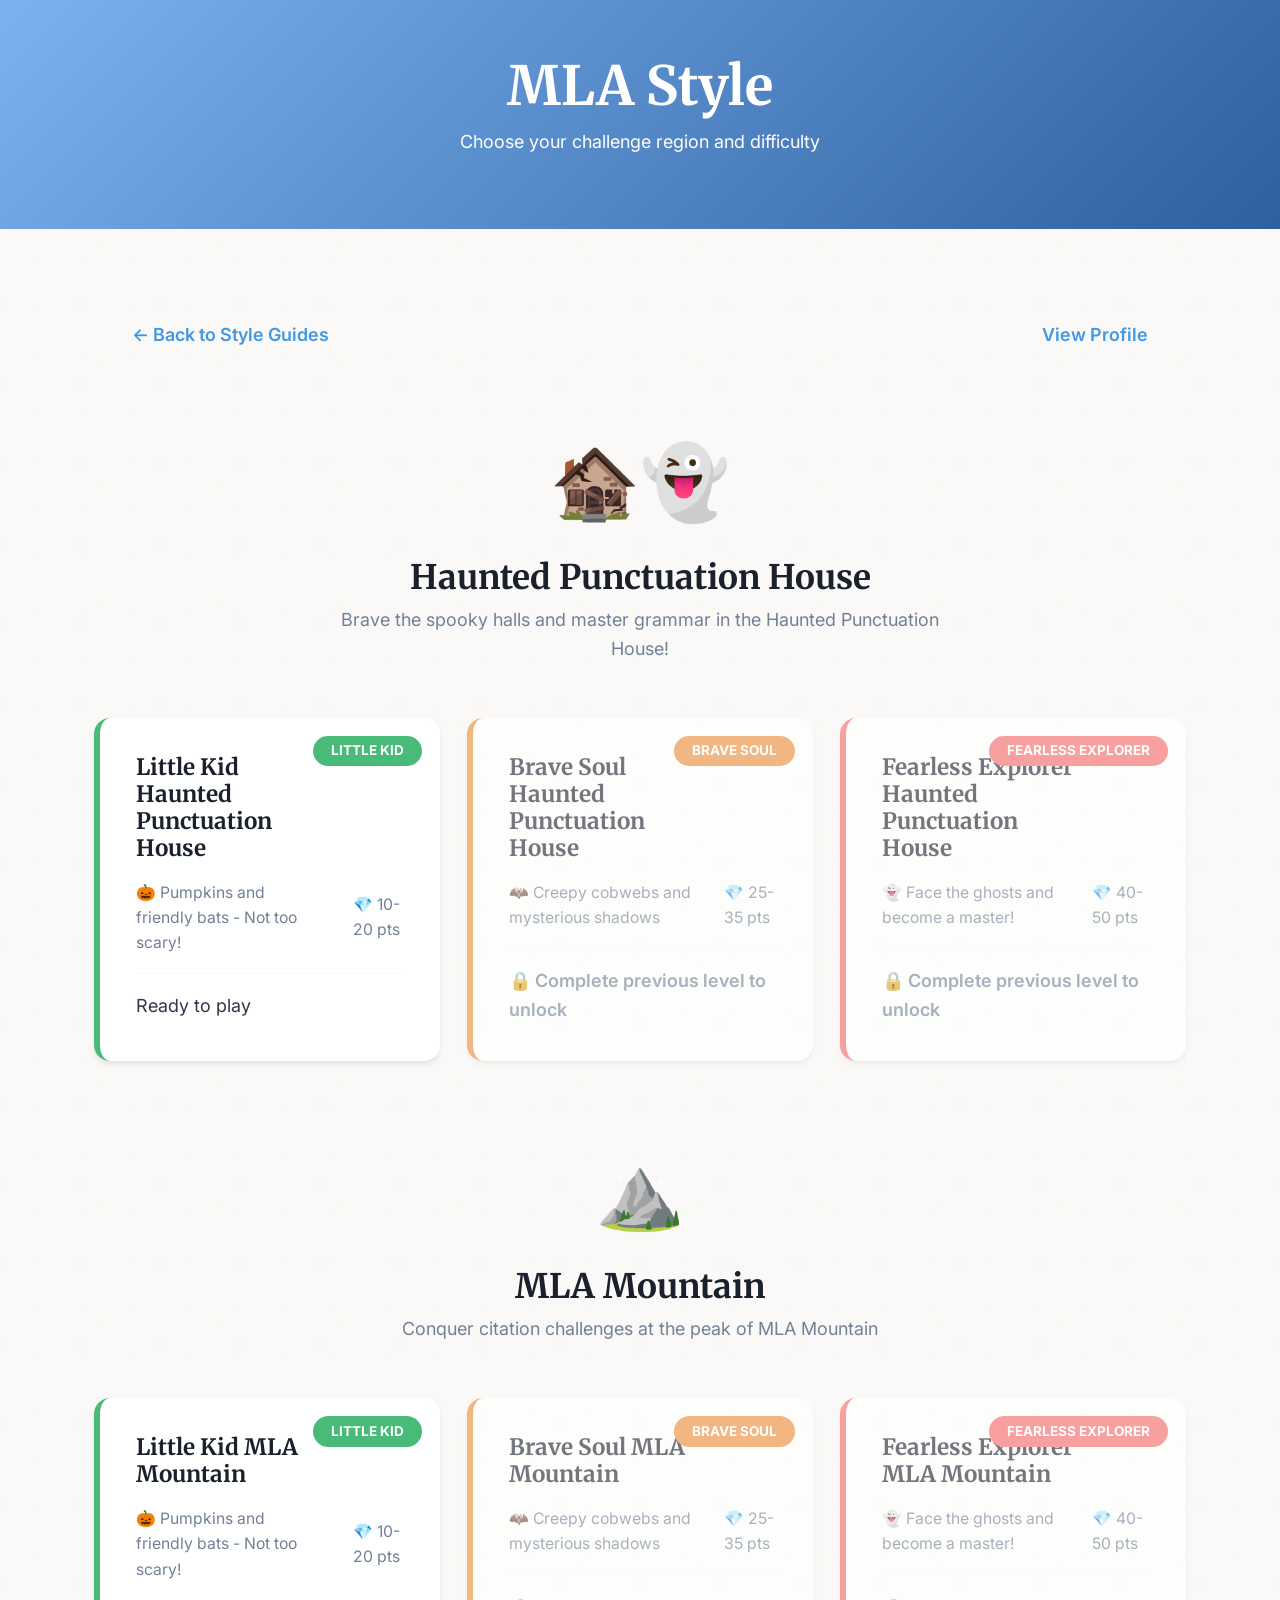
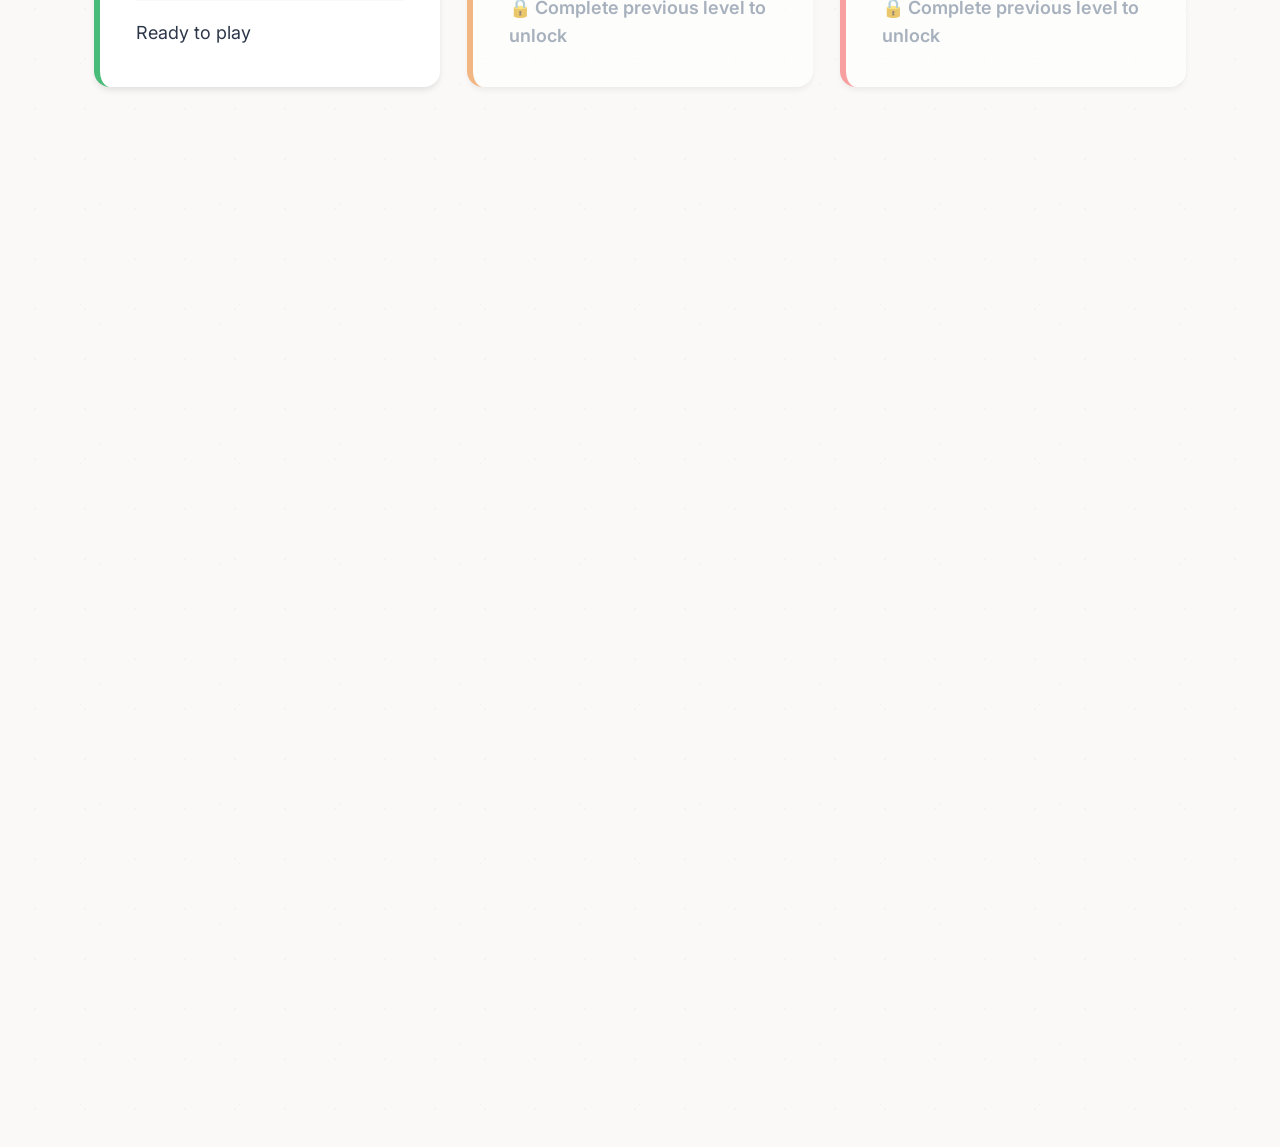
<file: level-selection.html>
<!DOCTYPE html>
<html lang="en">
<head>
  <meta charset="UTF-8">
  <meta name="viewport" content="width=device-width, initial-scale=1.0">
  <title>Level Selection - Edit Quest</title>

  <!-- Fonts -->
  <link rel="preconnect" href="https://fonts.googleapis.com">
  <link rel="preconnect" href="https://fonts.gstatic.com" crossorigin>
  <link href="https://fonts.googleapis.com/css2?family=Inter:wght@400;600;700;900&family=Merriweather:wght@700;900&display=swap" rel="stylesheet">

  <!-- Stylesheets -->
  <link rel="stylesheet" href="css/main.css">
  <link rel="stylesheet" href="css/components.css">

  <style>
    .page-header {
      background: var(--color-info);
      padding: var(--spacing-2xl) var(--spacing-lg);
      text-align: center;
      color: var(--color-white);
    }

    .page-header.mla {
      background: linear-gradient(135deg, var(--color-mla-light), var(--color-mla-dark));
    }

    .page-header.apa {
      background: linear-gradient(135deg, var(--color-apa-light), var(--color-apa-dark));
    }

    .page-header.cms {
      background: linear-gradient(135deg, var(--color-cms-light), var(--color-cms-dark));
    }

    .page-header h1 {
      color: var(--color-white);
      margin-bottom: var(--spacing-sm);
    }

    .page-content {
      min-height: calc(100vh - 200px);
      padding: var(--spacing-3xl) var(--spacing-lg);
    }

    .region-section {
      margin-bottom: var(--spacing-3xl);
    }

    .region-header {
      text-align: center;
      margin-bottom: var(--spacing-2xl);
    }

    .region-icon {
      font-size: 4rem;
      display: block;
      margin-bottom: var(--spacing-md);
    }

    .region-title {
      font-size: var(--font-size-3xl);
      margin-bottom: var(--spacing-sm);
    }

    .region-description {
      color: var(--color-text-light);
      max-width: 600px;
      margin: 0 auto;
    }

    .level-cards {
      display: grid;
      grid-template-columns: repeat(auto-fit, minmax(280px, 1fr));
      gap: var(--spacing-lg);
      max-width: 1200px;
      margin: 0 auto;
    }

    .level-card {
      background-color: var(--color-white);
      border-radius: var(--border-radius-lg);
      box-shadow: var(--shadow-md);
      padding: var(--spacing-xl);
      transition: all var(--transition-base);
      cursor: pointer;
      position: relative;
      border-left: 6px solid var(--color-info);
    }

    .level-card.beginner {
      border-left-color: var(--color-success);
    }

    .level-card.intermediate {
      border-left-color: var(--color-warning);
    }

    .level-card.expert {
      border-left-color: var(--color-error);
    }

    .level-card:not(.locked):hover {
      transform: translateY(-4px);
      box-shadow: var(--shadow-lg);
    }

    .level-card.locked {
      opacity: 0.6;
      cursor: not-allowed;
    }

    .level-badge {
      position: absolute;
      top: var(--spacing-md);
      right: var(--spacing-md);
      padding: var(--spacing-xs) var(--spacing-md);
      border-radius: var(--border-radius-full);
      font-size: var(--font-size-xs);
      font-weight: 700;
      text-transform: uppercase;
    }

    .level-badge.beginner {
      background-color: var(--color-success);
      color: var(--color-white);
    }

    .level-badge.intermediate {
      background-color: var(--color-warning);
      color: var(--color-white);
    }

    .level-badge.expert {
      background-color: var(--color-error);
      color: var(--color-white);
    }

    .level-title {
      font-size: var(--font-size-xl);
      margin-bottom: var(--spacing-md);
      padding-right: var(--spacing-3xl);
    }

    .level-info {
      display: flex;
      gap: var(--spacing-lg);
      margin-bottom: var(--spacing-md);
      font-size: var(--font-size-sm);
      color: var(--color-text-light);
    }

    .level-info-item {
      display: flex;
      align-items: center;
      gap: var(--spacing-xs);
    }

    .level-status {
      margin-top: var(--spacing-md);
      padding-top: var(--spacing-md);
      border-top: 1px solid var(--color-bg);
    }

    .status-complete {
      color: var(--color-success);
      font-weight: 600;
    }

    .status-locked {
      color: var(--color-text-light);
      font-weight: 600;
    }

    .nav-links {
      display: flex;
      justify-content: space-between;
      align-items: center;
      max-width: 1200px;
      margin: 0 auto var(--spacing-2xl);
    }
  </style>
</head>
<body class="bg-animated">
  <!-- Page Header -->
  <header class="page-header" id="page-header">
    <h1 id="guide-title">Level Selection</h1>
    <p id="guide-subtitle">Choose your challenge</p>
  </header>

  <!-- Main Content -->
  <main class="page-content">
    <div class="container">
      <!-- Navigation -->
      <div class="nav-links">
        <a href="style-selection.html" class="btn btn-ghost">← Back to Style Guides</a>
        <a href="profile.html" class="btn btn-ghost">View Profile</a>
      </div>

      <!-- Levels will be dynamically loaded here -->
      <div id="levels-container"></div>
    </div>
  </main>

  <!-- Scripts -->
  <script src="js/storage.js"></script>
  <script src="js/question-bank.js"></script>
  <script src="js/game-engine.js"></script>
  <script>
    // Get guide from URL parameter
    const urlParams = new URLSearchParams(window.location.search);
    const guide = urlParams.get('guide') || 'mla';

    // Apply theme
    const header = document.getElementById('page-header');
    header.classList.add(guide);

    // Update title
    const guideNames = {
      mla: 'MLA Style',
      apa: 'APA Style',
      cms: 'Chicago Manual of Style'
    };

    document.getElementById('guide-title').textContent = guideNames[guide];
    document.getElementById('guide-subtitle').textContent = 'Choose your challenge region and difficulty';

    // Load user data
    const userData = EditQuestStorage.load();
    const progress = userData.progress[guide];

    // Define regions
    const regions = {
      mla: [
        {
          id: 'comma-castle',
          name: 'Haunted Punctuation House',
          icon: '🏚️👻',
          description: 'Brave the spooky halls and master grammar in the Haunted Punctuation House!'
        },
        {
          id: 'mla-mountain',
          name: 'MLA Mountain',
          icon: '⛰️',
          description: 'Conquer citation challenges at the peak of MLA Mountain'
        }
      ],
      apa: [
        {
          id: 'comma-castle',
          name: 'Haunted Punctuation House',
          icon: '🏚️👻',
          description: 'Brave the spooky halls and master grammar in the Haunted Punctuation House!'
        },
        {
          id: 'apa-abyss',
          name: 'APA Abyss',
          icon: '🌊',
          description: 'Navigate the depths of APA formatting and references'
        }
      ],
      cms: [
        {
          id: 'comma-castle',
          name: 'Haunted Punctuation House',
          icon: '🏚️👻',
          description: 'Brave the spooky halls and master grammar in the Haunted Punctuation House!'
        },
        {
          id: 'cms-city',
          name: 'CMS City',
          icon: '🏛️',
          description: 'Perfect your stylistic choices in the grand CMS City'
        }
      ]
    };

    // Difficulties - Haunted House themed categories
    const difficulties = [
      {
        id: 'beginner',
        name: 'Little Kid',
        icon: '🎃',
        description: 'Pumpkins and friendly bats - Not too scary!',
        points: '10-20 pts'
      },
      {
        id: 'intermediate',
        name: 'Brave Soul',
        icon: '🦇',
        description: 'Creepy cobwebs and mysterious shadows',
        points: '25-35 pts'
      },
      {
        id: 'expert',
        name: 'Fearless Explorer',
        icon: '👻',
        description: 'Face the ghosts and become a master!',
        points: '40-50 pts'
      }
    ];

    // Render levels
    const container = document.getElementById('levels-container');

    regions[guide].forEach(region => {
      const section = document.createElement('div');
      section.className = 'region-section';

      section.innerHTML = `
        <div class="region-header">
          <span class="region-icon">${region.icon}</span>
          <h2 class="region-title">${region.name}</h2>
          <p class="region-description">${region.description}</p>
        </div>
        <div class="level-cards" id="${region.id}-levels"></div>
      `;

      container.appendChild(section);

      // Add difficulty levels
      const levelCardsContainer = document.getElementById(`${region.id}-levels`);

      difficulties.forEach((difficulty, index) => {
        const levelId = `${guide}-${region.id}-${difficulty.id}`;
        const isCompleted = progress.completed.includes(levelId);
        const isLocked = index > 0 && !progress.completed.includes(`${guide}-${region.id}-${difficulties[index - 1].id}`);

        const card = document.createElement('div');
        card.className = `level-card ${difficulty.id} ${isLocked ? 'locked' : ''}`;

        if (!isLocked) {
          card.onclick = () => startLevel(region.id, difficulty.id);
        }

        card.innerHTML = `
          <span class="level-badge ${difficulty.id}">${difficulty.name}</span>
          <h3 class="level-title">${difficulty.name} ${region.name}</h3>
          <div class="level-info">
            <span class="level-info-item">${difficulty.icon} ${difficulty.description}</span>
            <span class="level-info-item">💎 ${difficulty.points}</span>
          </div>
          <div class="level-status">
            ${isLocked
              ? '<span class="status-locked">🔒 Complete previous level to unlock</span>'
              : isCompleted
                ? '<span class="status-complete">✅ Completed</span>'
                : '<span>Ready to play</span>'
            }
          </div>
        `;

        levelCardsContainer.appendChild(card);
      });
    });

    // Start level (go to lesson first)
    function startLevel(region, difficulty) {
      window.location.href = `lesson.html?guide=${guide}&region=${region}&difficulty=${difficulty}`;
    }
  </script>
</body>
</html>
</file>
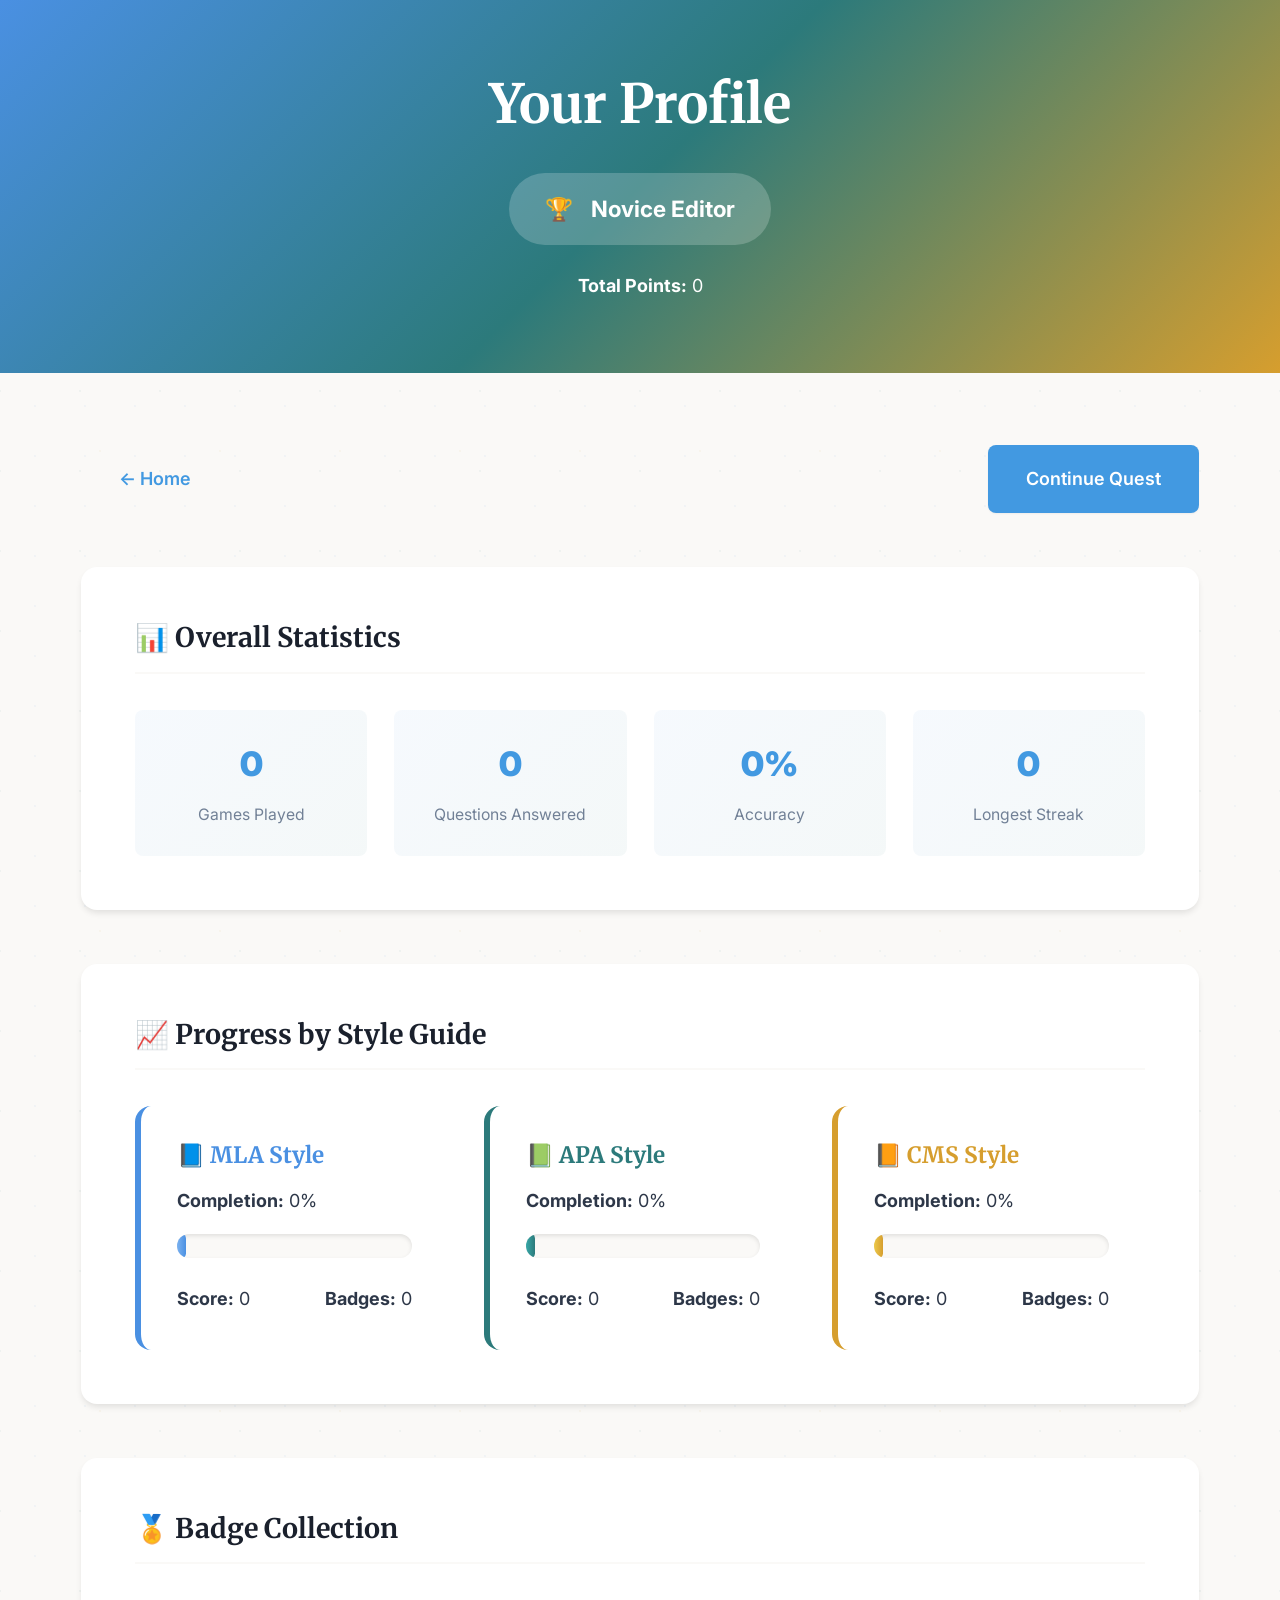
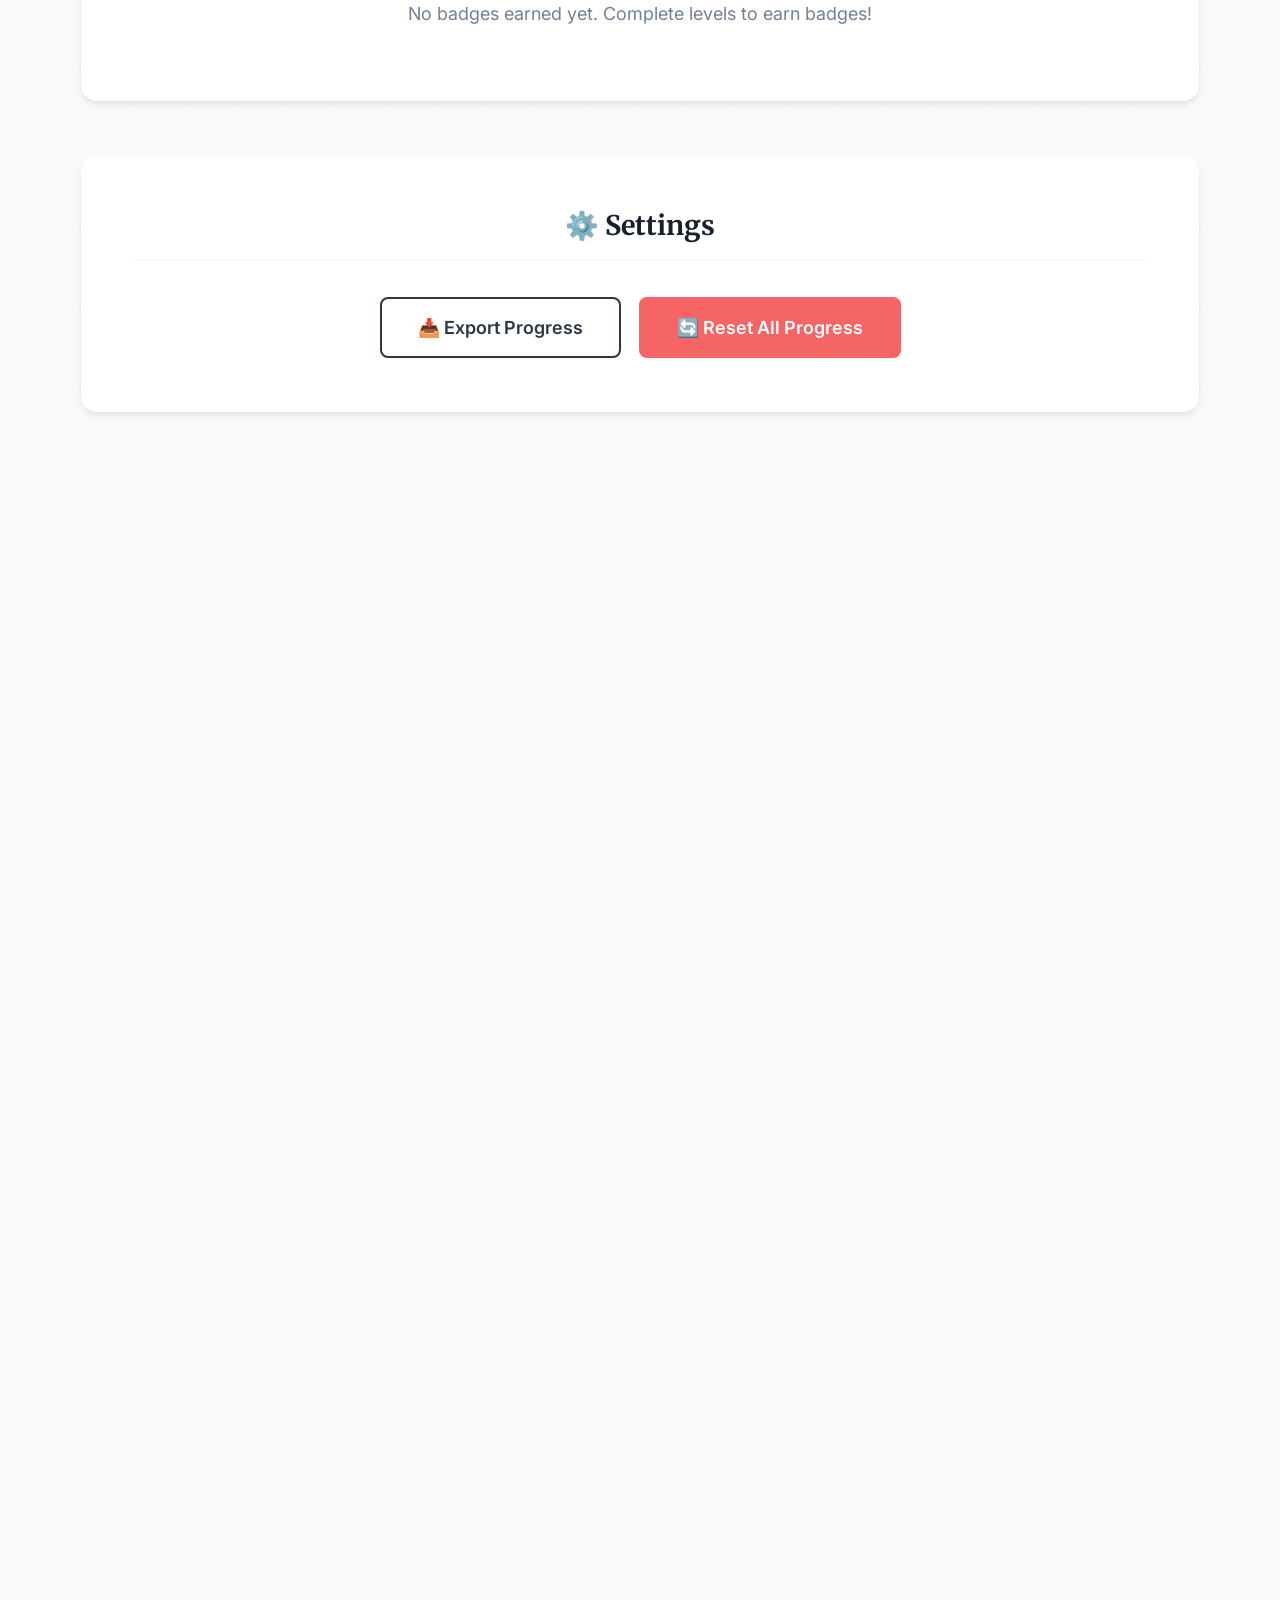
<file: profile.html>
<!DOCTYPE html>
<html lang="en">
<head>
  <meta charset="UTF-8">
  <meta name="viewport" content="width=device-width, initial-scale=1.0">
  <title>Your Profile - Edit Quest</title>

  <!-- Fonts -->
  <link rel="preconnect" href="https://fonts.googleapis.com">
  <link rel="preconnect" href="https://fonts.gstatic.com" crossorigin>
  <link href="https://fonts.googleapis.com/css2?family=Inter:wght@400;600;700;900&family=Merriweather:wght@700;900&display=swap" rel="stylesheet">

  <!-- Stylesheets -->
  <link rel="stylesheet" href="css/main.css">
  <link rel="stylesheet" href="css/components.css">

  <style>
    .page-header {
      background: linear-gradient(135deg, var(--color-mla), var(--color-apa), var(--color-cms));
      padding: var(--spacing-3xl) var(--spacing-lg);
      text-align: center;
      color: var(--color-white);
    }

    .page-header h1 {
      color: var(--color-white);
      margin-bottom: var(--spacing-md);
    }

    .rank-display {
      display: inline-flex;
      align-items: center;
      gap: var(--spacing-md);
      padding: var(--spacing-md) var(--spacing-xl);
      background-color: rgba(255, 255, 255, 0.2);
      border-radius: var(--border-radius-full);
      font-size: var(--font-size-xl);
      font-weight: 700;
      margin-top: var(--spacing-md);
    }

    .page-content {
      padding: var(--spacing-3xl) var(--spacing-lg);
      min-height: calc(100vh - 300px);
    }

    .profile-section {
      background-color: var(--color-white);
      border-radius: var(--border-radius-lg);
      box-shadow: var(--shadow-md);
      padding: var(--spacing-2xl);
      margin-bottom: var(--spacing-2xl);
    }

    .section-title {
      font-size: var(--font-size-2xl);
      margin-bottom: var(--spacing-xl);
      padding-bottom: var(--spacing-md);
      border-bottom: 2px solid var(--color-bg);
    }

    .stats-grid {
      display: grid;
      grid-template-columns: repeat(auto-fit, minmax(200px, 1fr));
      gap: var(--spacing-lg);
    }

    .stat-card {
      text-align: center;
      padding: var(--spacing-lg);
      background: linear-gradient(135deg, rgba(74, 144, 226, 0.05), rgba(44, 122, 123, 0.05));
      border-radius: var(--border-radius);
    }

    .stat-card-value {
      font-size: var(--font-size-3xl);
      font-weight: 900;
      color: var(--color-info);
      display: block;
      margin-bottom: var(--spacing-sm);
    }

    .stat-card-label {
      color: var(--color-text-light);
      font-size: var(--font-size-sm);
    }

    .badges-grid {
      display: grid;
      grid-template-columns: repeat(auto-fill, minmax(150px, 1fr));
      gap: var(--spacing-lg);
    }

    .badge-item {
      text-align: center;
      padding: var(--spacing-lg);
      background-color: var(--color-bg);
      border-radius: var(--border-radius);
      transition: transform var(--transition-fast);
    }

    .badge-item:hover {
      transform: scale(1.05);
    }

    .badge-icon {
      font-size: 3rem;
      display: block;
      margin-bottom: var(--spacing-sm);
    }

    .badge-name {
      font-weight: 600;
      margin-bottom: var(--spacing-xs);
    }

    .badge-description {
      font-size: var(--font-size-xs);
      color: var(--color-text-light);
    }

    .progress-cards {
      display: grid;
      grid-template-columns: repeat(auto-fit, minmax(280px, 1fr));
      gap: var(--spacing-xl);
    }

    .progress-card {
      padding: var(--spacing-xl);
      border-radius: var(--border-radius-lg);
      background-color: var(--color-white);
      border-left: 6px solid var(--color-info);
    }

    .progress-card.mla {
      border-left-color: var(--color-mla);
    }

    .progress-card.apa {
      border-left-color: var(--color-apa);
    }

    .progress-card.cms {
      border-left-color: var(--color-cms);
    }

    .progress-card-title {
      font-size: var(--font-size-xl);
      font-weight: 700;
      margin-bottom: var(--spacing-md);
    }

    .progress-card.mla .progress-card-title {
      color: var(--color-mla);
    }

    .progress-card.apa .progress-card-title {
      color: var(--color-apa);
    }

    .progress-card.cms .progress-card-title {
      color: var(--color-cms);
    }

    .nav-links {
      display: flex;
      justify-content: space-between;
      gap: var(--spacing-md);
      flex-wrap: wrap;
      margin-bottom: var(--spacing-2xl);
    }

    .action-buttons {
      display: flex;
      gap: var(--spacing-md);
      flex-wrap: wrap;
      justify-content: center;
      margin-top: var(--spacing-xl);
    }
  </style>
</head>
<body class="bg-animated">
  <!-- Page Header -->
  <header class="page-header">
    <h1 id="player-name">Your Profile</h1>
    <div class="rank-display" id="rank-display">
      <span>🏆</span>
      <span id="rank-name">Novice Editor</span>
    </div>
    <div style="margin-top: var(--spacing-lg);">
      <strong>Total Points:</strong> <span id="total-points">0</span>
    </div>
  </header>

  <!-- Main Content -->
  <main class="page-content">
    <div class="container" style="max-width: 1400px;">
      <!-- Navigation -->
      <div class="nav-links">
        <a href="index.html" class="btn btn-ghost">← Home</a>
        <a href="style-selection.html" class="btn btn-primary">Continue Quest</a>
      </div>

      <!-- Overall Statistics -->
      <section class="profile-section">
        <h2 class="section-title">📊 Overall Statistics</h2>
        <div class="stats-grid">
          <div class="stat-card">
            <span class="stat-card-value" id="total-games">0</span>
            <span class="stat-card-label">Games Played</span>
          </div>
          <div class="stat-card">
            <span class="stat-card-value" id="total-questions">0</span>
            <span class="stat-card-label">Questions Answered</span>
          </div>
          <div class="stat-card">
            <span class="stat-card-value" id="accuracy">0%</span>
            <span class="stat-card-label">Accuracy</span>
          </div>
          <div class="stat-card">
            <span class="stat-card-value" id="longest-streak">0</span>
            <span class="stat-card-label">Longest Streak</span>
          </div>
        </div>
      </section>

      <!-- Progress by Style Guide -->
      <section class="profile-section">
        <h2 class="section-title">📈 Progress by Style Guide</h2>
        <div class="progress-cards">
          <div class="progress-card mla">
            <h3 class="progress-card-title">📘 MLA Style</h3>
            <div style="margin-bottom: var(--spacing-md);">
              <strong>Completion:</strong> <span id="mla-completion">0%</span>
            </div>
            <div class="progress-bar">
              <div class="progress-fill progress-fill-mla" id="mla-progress-bar" style="width: 0%"></div>
            </div>
            <div style="margin-top: var(--spacing-lg); display: flex; justify-content: space-between;">
              <div>
                <strong>Score:</strong> <span id="mla-score">0</span>
              </div>
              <div>
                <strong>Badges:</strong> <span id="mla-badges">0</span>
              </div>
            </div>
          </div>

          <div class="progress-card apa">
            <h3 class="progress-card-title">📗 APA Style</h3>
            <div style="margin-bottom: var(--spacing-md);">
              <strong>Completion:</strong> <span id="apa-completion">0%</span>
            </div>
            <div class="progress-bar">
              <div class="progress-fill progress-fill-apa" id="apa-progress-bar" style="width: 0%"></div>
            </div>
            <div style="margin-top: var(--spacing-lg); display: flex; justify-content: space-between;">
              <div>
                <strong>Score:</strong> <span id="apa-score">0</span>
              </div>
              <div>
                <strong>Badges:</strong> <span id="apa-badges">0</span>
              </div>
            </div>
          </div>

          <div class="progress-card cms">
            <h3 class="progress-card-title">📙 CMS Style</h3>
            <div style="margin-bottom: var(--spacing-md);">
              <strong>Completion:</strong> <span id="cms-completion">0%</span>
            </div>
            <div class="progress-bar">
              <div class="progress-fill progress-fill-cms" id="cms-progress-bar" style="width: 0%"></div>
            </div>
            <div style="margin-top: var(--spacing-lg); display: flex; justify-content: space-between;">
              <div>
                <strong>Score:</strong> <span id="cms-score">0</span>
              </div>
              <div>
                <strong>Badges:</strong> <span id="cms-badges">0</span>
              </div>
            </div>
          </div>
        </div>
      </section>

      <!-- Badges Collection -->
      <section class="profile-section">
        <h2 class="section-title">🏅 Badge Collection</h2>
        <div class="badges-grid" id="badges-container">
          <!-- Badges will be dynamically loaded -->
        </div>
      </section>

      <!-- Actions -->
      <section class="profile-section text-center">
        <h2 class="section-title">⚙️ Settings</h2>
        <div class="action-buttons">
          <button class="btn btn-outline" onclick="exportProgress()">📥 Export Progress</button>
          <button class="btn btn-error" onclick="resetProgress()">🔄 Reset All Progress</button>
        </div>
      </section>
    </div>
  </main>

  <!-- Scripts -->
  <script src="js/storage.js"></script>
  <script src="js/scoring.js"></script>

  <script>
    // Load profile data
    document.addEventListener('DOMContentLoaded', function() {
      loadProfile();
    });

    function loadProfile() {
      const userData = EditQuestStorage.load();

      // Update rank display
      const rank = ScoringSystem.getRank(userData.achievements.totalPoints);
      document.getElementById('rank-name').textContent = rank.name;
      document.getElementById('total-points').textContent = ScoringSystem.formatScore(userData.achievements.totalPoints);

      // Update overall stats
      document.getElementById('total-games').textContent = userData.stats.totalGamesPlayed;
      document.getElementById('total-questions').textContent = userData.stats.totalQuestionsAnswered;
      document.getElementById('accuracy').textContent = Math.round(userData.stats.averageAccuracy) + '%';
      document.getElementById('longest-streak').textContent = userData.stats.longestStreak;

      // Update progress for each guide
      ['mla', 'apa', 'cms'].forEach(guide => {
        const progress = userData.progress[guide];
        const completion = ScoringSystem.calculateCompletion(progress, 9);

        document.getElementById(`${guide}-completion`).textContent = `${completion}%`;
        document.getElementById(`${guide}-progress-bar`).style.width = `${completion}%`;
        document.getElementById(`${guide}-score`).textContent = ScoringSystem.formatScore(progress.totalScore);
        document.getElementById(`${guide}-badges`).textContent = progress.badges.length;
      });

      // Load badges
      loadBadges(userData);
    }

    function loadBadges(userData) {
      const container = document.getElementById('badges-container');
      const allBadges = ScoringSystem.getAllBadges();
      const earnedBadges = userData.achievements.allBadges;

      if (earnedBadges.length === 0) {
        container.innerHTML = '<p class="text-center" style="grid-column: 1/-1; color: var(--color-text-light);">No badges earned yet. Complete levels to earn badges!</p>';
        return;
      }

      container.innerHTML = '';

      earnedBadges.forEach(badgeId => {
        const badge = allBadges[badgeId];
        if (!badge) return;

        const badgeEl = document.createElement('div');
        badgeEl.className = 'badge-item';
        badgeEl.innerHTML = `
          <span class="badge-icon">${badge.icon}</span>
          <div class="badge-name">${badge.name}</div>
          <div class="badge-description">${badge.description}</div>
        `;
        container.appendChild(badgeEl);
      });
    }

    function exportProgress() {
      const data = EditQuestStorage.exportData();
      const blob = new Blob([data], { type: 'application/json' });
      const url = URL.createObjectURL(blob);
      const a = document.createElement('a');
      a.href = url;
      a.download = `edit-quest-progress-${new Date().toISOString().split('T')[0]}.json`;
      a.click();
      URL.revokeObjectURL(url);
      alert('Progress exported successfully!');
    }

    function resetProgress() {
      if (confirm('Are you sure you want to reset ALL progress? This cannot be undone!')) {
        if (confirm('This will delete all your scores, badges, and progress. Are you absolutely sure?')) {
          EditQuestStorage.reset();
          alert('Progress reset successfully!');
          location.reload();
        }
      }
    }
  </script>
</body>
</html>
</file>
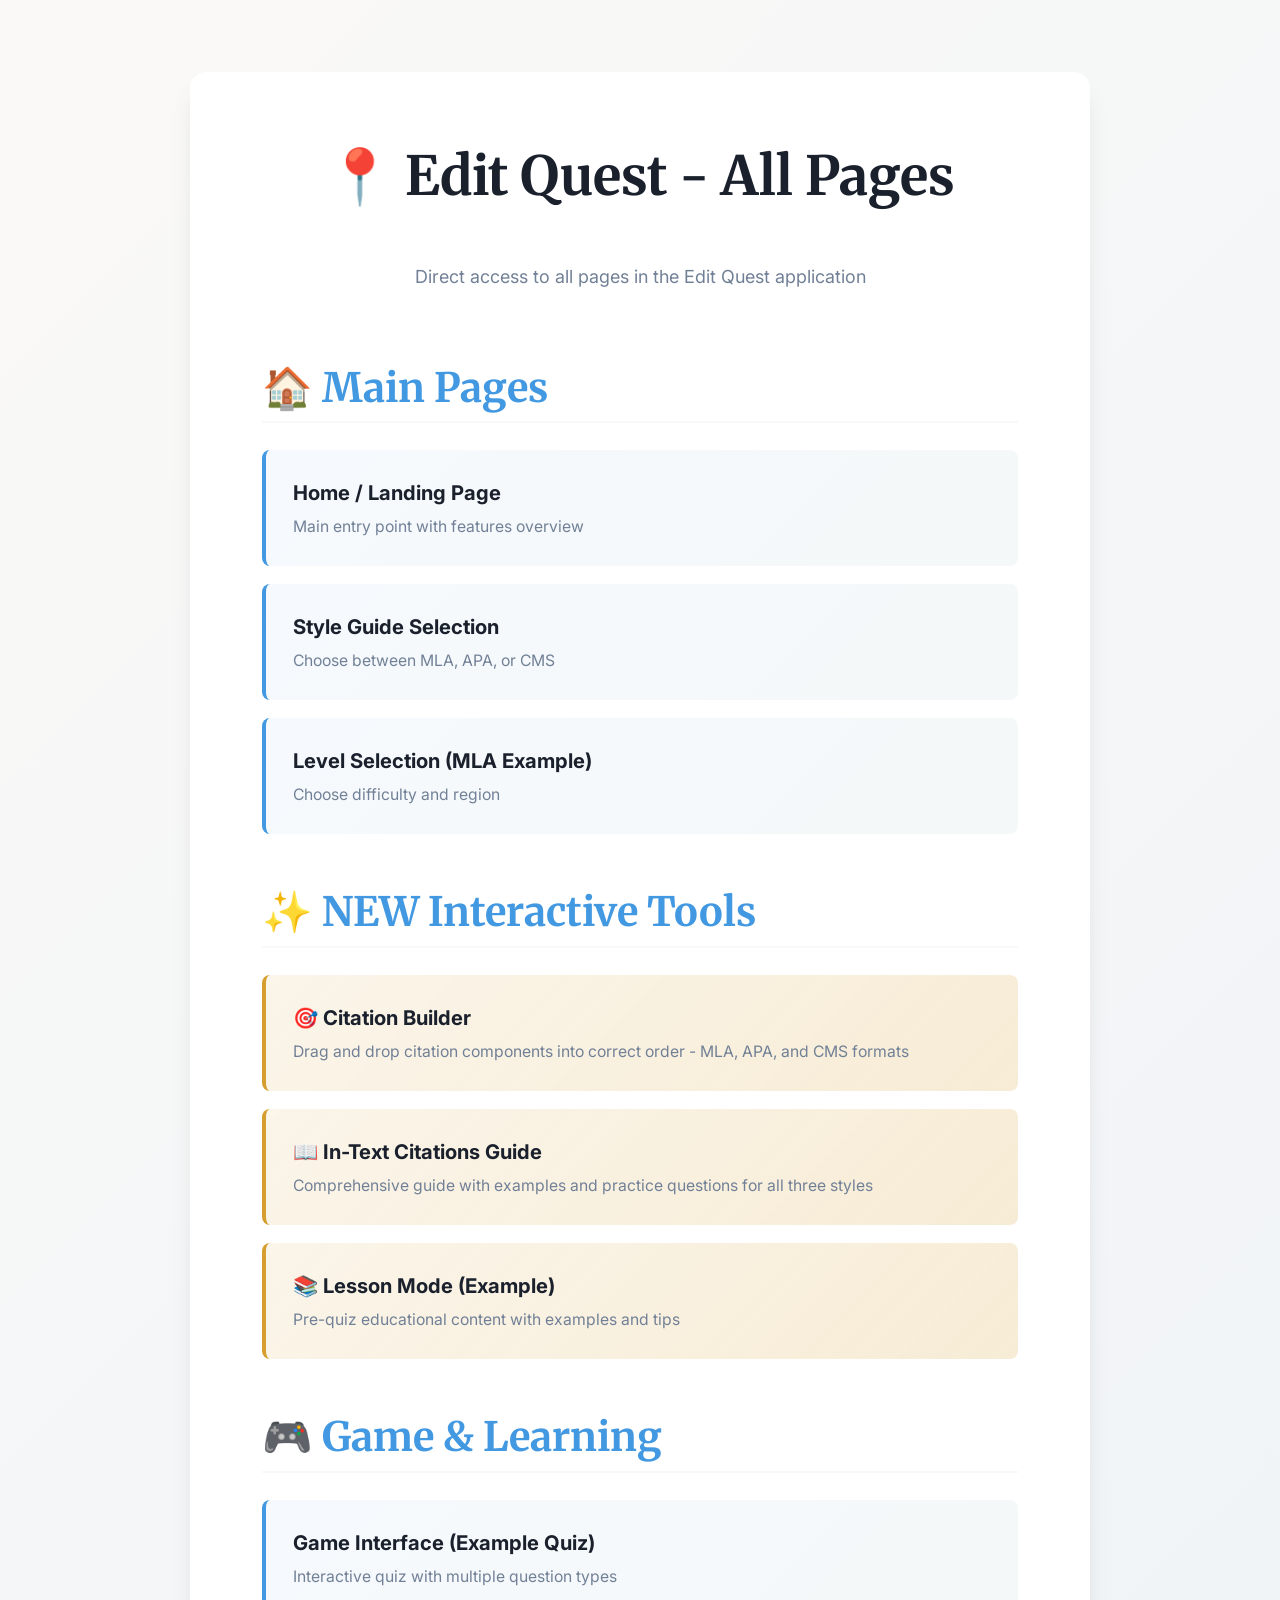
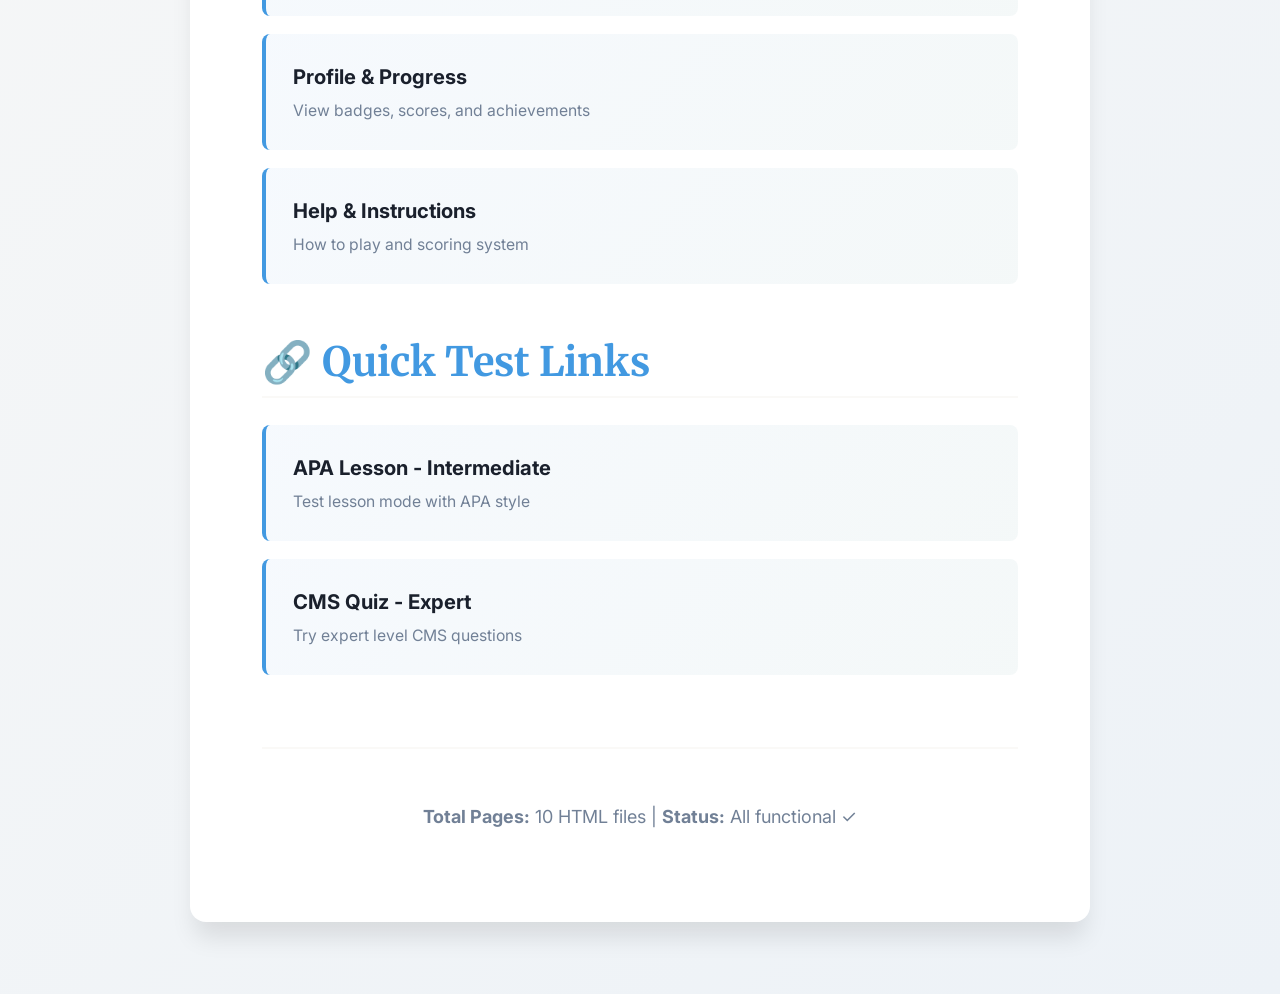
<file: sitemap.html>
<!DOCTYPE html>
<html lang="en">
<head>
  <meta charset="UTF-8">
  <meta name="viewport" content="width=device-width, initial-scale=1.0">
  <title>Edit Quest - Site Map</title>
  <link rel="preconnect" href="https://fonts.googleapis.com">
  <link rel="preconnect" href="https://fonts.gstatic.com" crossorigin>
  <link href="https://fonts.googleapis.com/css2?family=Inter:wght@400;600;700;900&family=Merriweather:wght@700;900&display=swap" rel="stylesheet">
  <link rel="stylesheet" href="css/main.css">
  <link rel="stylesheet" href="css/components.css">
  <style>
    body {
      padding: var(--spacing-3xl) var(--spacing-lg);
      background: linear-gradient(135deg, #FAF9F7 0%, #EDF2F7 100%);
      min-height: 100vh;
    }
    .sitemap-container {
      max-width: 900px;
      margin: 0 auto;
      background: white;
      padding: var(--spacing-3xl);
      border-radius: var(--border-radius-lg);
      box-shadow: var(--shadow-xl);
    }
    h1 {
      text-align: center;
      color: var(--color-black);
      margin-bottom: var(--spacing-2xl);
    }
    .page-section {
      margin-bottom: var(--spacing-2xl);
    }
    .page-section h2 {
      color: var(--color-info);
      margin-bottom: var(--spacing-lg);
      border-bottom: 2px solid var(--color-bg);
      padding-bottom: var(--spacing-sm);
    }
    .page-links {
      display: flex;
      flex-direction: column;
      gap: var(--spacing-md);
    }
    .page-link {
      display: block;
      padding: var(--spacing-lg);
      background: linear-gradient(135deg, rgba(74, 144, 226, 0.05), rgba(44, 122, 123, 0.05));
      border-radius: var(--border-radius);
      border-left: 4px solid var(--color-info);
      text-decoration: none;
      color: var(--color-text);
      transition: all var(--transition-fast);
    }
    .page-link:hover {
      border-left-color: var(--color-mla);
      background: linear-gradient(135deg, rgba(74, 144, 226, 0.1), rgba(44, 122, 123, 0.1));
      transform: translateX(8px);
    }
    .page-link-title {
      font-weight: 700;
      font-size: var(--font-size-lg);
      color: var(--color-black);
      margin-bottom: var(--spacing-xs);
    }
    .page-link-desc {
      font-size: var(--font-size-sm);
      color: var(--color-text-light);
    }
    .highlight {
      background: linear-gradient(135deg, rgba(214, 158, 46, 0.1), rgba(214, 158, 46, 0.2));
      border-left-color: var(--color-cms);
    }
    .highlight:hover {
      border-left-color: var(--color-cms-dark);
    }
  </style>
</head>
<body>
  <div class="sitemap-container">
    <h1>📍 Edit Quest - All Pages</h1>
    <p style="text-align: center; margin-bottom: var(--spacing-3xl); color: var(--color-text-light);">
      Direct access to all pages in the Edit Quest application
    </p>

    <!-- Main Pages -->
    <div class="page-section">
      <h2>🏠 Main Pages</h2>
      <div class="page-links">
        <a href="index.html" class="page-link">
          <div class="page-link-title">Home / Landing Page</div>
          <div class="page-link-desc">Main entry point with features overview</div>
        </a>
        <a href="style-selection.html" class="page-link">
          <div class="page-link-title">Style Guide Selection</div>
          <div class="page-link-desc">Choose between MLA, APA, or CMS</div>
        </a>
        <a href="level-selection.html?guide=mla" class="page-link">
          <div class="page-link-title">Level Selection (MLA Example)</div>
          <div class="page-link-desc">Choose difficulty and region</div>
        </a>
      </div>
    </div>

    <!-- NEW PAGES -->
    <div class="page-section">
      <h2>✨ NEW Interactive Tools</h2>
      <div class="page-links">
        <a href="citation-builder.html" class="page-link highlight">
          <div class="page-link-title">🎯 Citation Builder</div>
          <div class="page-link-desc">Drag and drop citation components into correct order - MLA, APA, and CMS formats</div>
        </a>
        <a href="in-text-citations.html" class="page-link highlight">
          <div class="page-link-title">📖 In-Text Citations Guide</div>
          <div class="page-link-desc">Comprehensive guide with examples and practice questions for all three styles</div>
        </a>
        <a href="lesson.html?guide=mla&region=comma-castle&difficulty=beginner" class="page-link highlight">
          <div class="page-link-title">📚 Lesson Mode (Example)</div>
          <div class="page-link-desc">Pre-quiz educational content with examples and tips</div>
        </a>
      </div>
    </div>

    <!-- Game Pages -->
    <div class="page-section">
      <h2>🎮 Game & Learning</h2>
      <div class="page-links">
        <a href="game.html?guide=mla&region=comma-castle&difficulty=beginner" class="page-link">
          <div class="page-link-title">Game Interface (Example Quiz)</div>
          <div class="page-link-desc">Interactive quiz with multiple question types</div>
        </a>
        <a href="profile.html" class="page-link">
          <div class="page-link-title">Profile & Progress</div>
          <div class="page-link-desc">View badges, scores, and achievements</div>
        </a>
        <a href="help.html" class="page-link">
          <div class="page-link-title">Help & Instructions</div>
          <div class="page-link-desc">How to play and scoring system</div>
        </a>
      </div>
    </div>

    <!-- Quick Test Links -->
    <div class="page-section">
      <h2>🔗 Quick Test Links</h2>
      <div class="page-links">
        <a href="lesson.html?guide=apa&region=apa-abyss&difficulty=intermediate" class="page-link">
          <div class="page-link-title">APA Lesson - Intermediate</div>
          <div class="page-link-desc">Test lesson mode with APA style</div>
        </a>
        <a href="game.html?guide=cms&region=cms-city&difficulty=expert" class="page-link">
          <div class="page-link-title">CMS Quiz - Expert</div>
          <div class="page-link-desc">Try expert level CMS questions</div>
        </a>
      </div>
    </div>

    <div style="text-align: center; margin-top: var(--spacing-3xl); padding-top: var(--spacing-2xl); border-top: 2px solid var(--color-bg);">
      <p style="color: var(--color-text-light);">
        <strong>Total Pages:</strong> 10 HTML files | <strong>Status:</strong> All functional ✓
      </p>
    </div>
  </div>
</body>
</html>
</file>
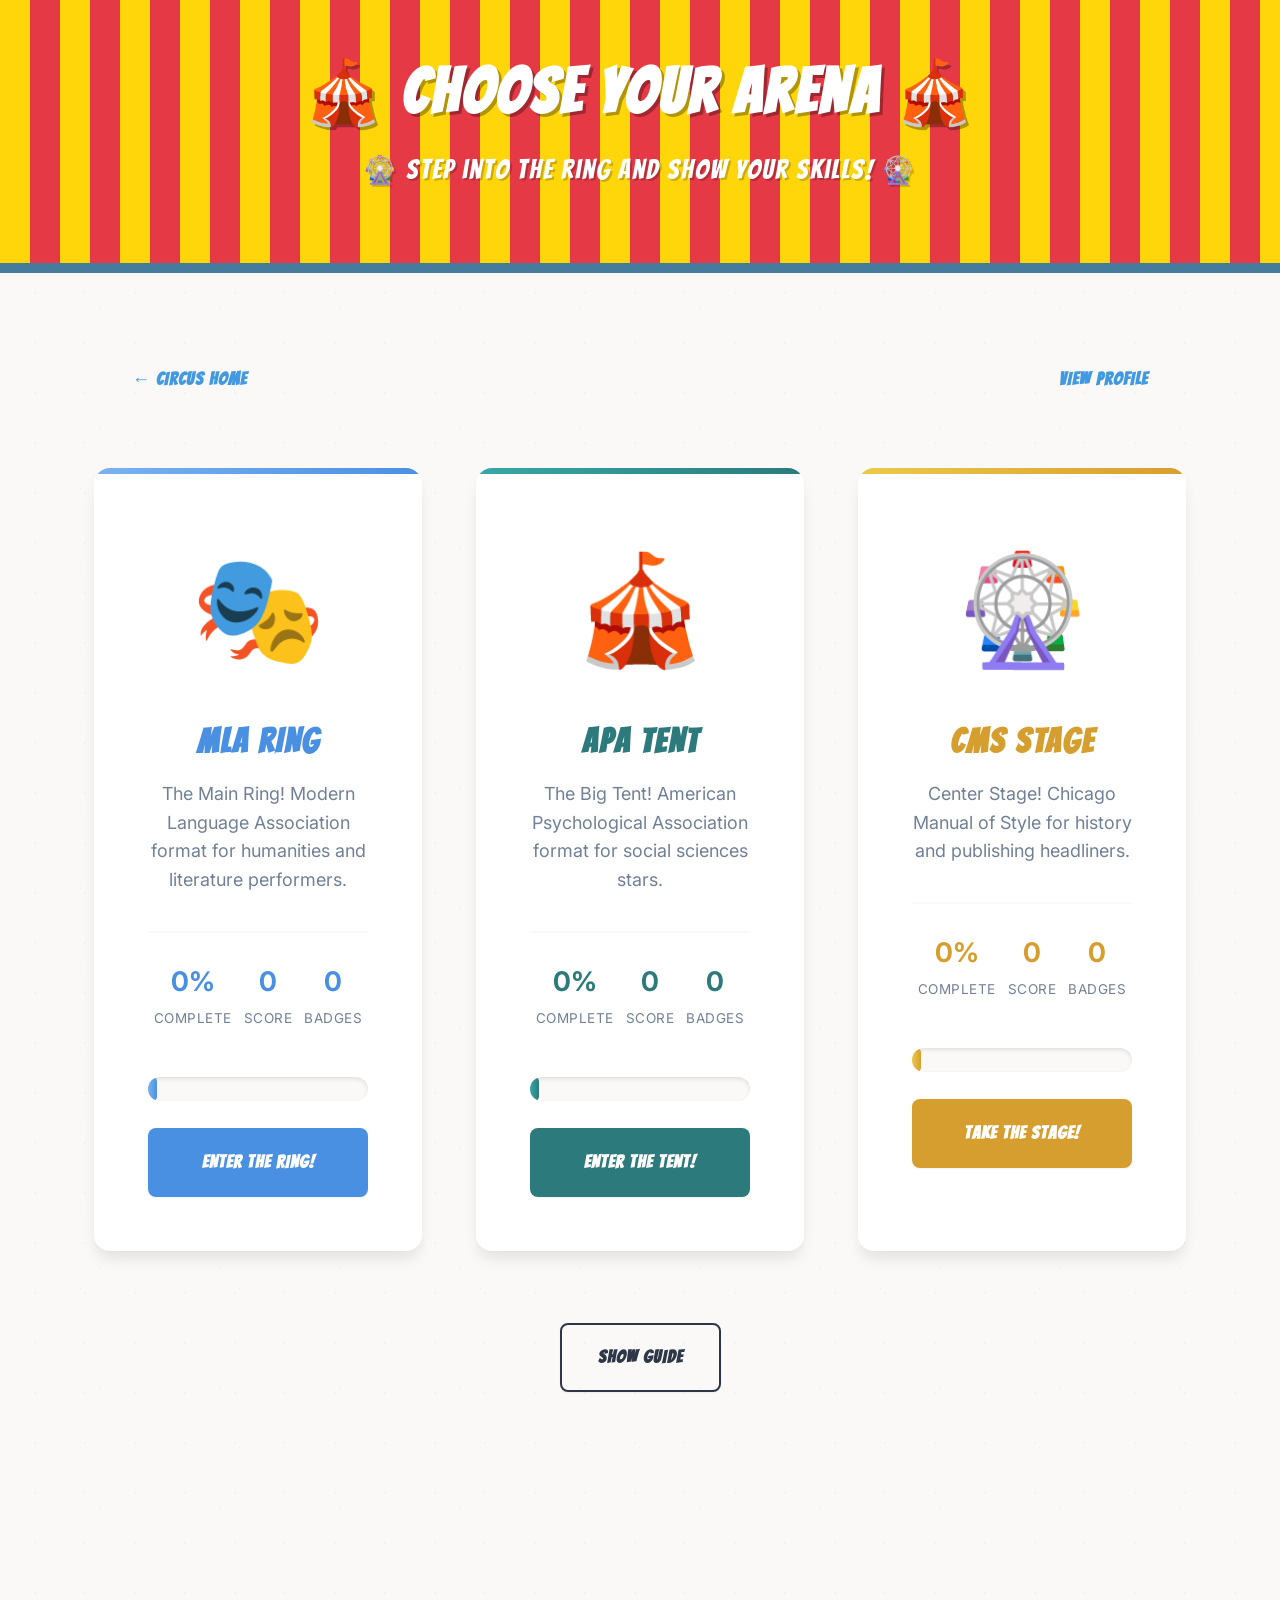
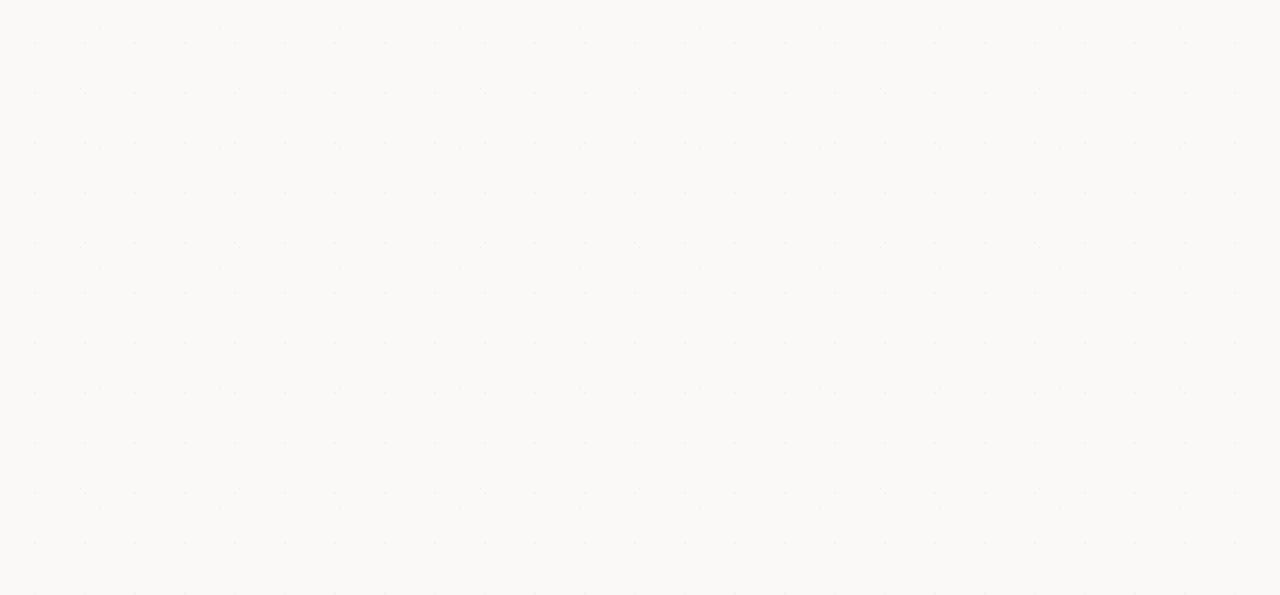
<file: style-selection.html>
<!DOCTYPE html>
<html lang="en">
<head>
  <meta charset="UTF-8">
  <meta name="viewport" content="width=device-width, initial-scale=1.0">
  <title>Choose Your Arena - The Citation Circus</title>

  <!-- Fonts -->
  <link rel="preconnect" href="https://fonts.googleapis.com">
  <link rel="preconnect" href="https://fonts.gstatic.com" crossorigin>
  <link href="https://fonts.googleapis.com/css2?family=Inter:wght@400;600;700;900&family=Merriweather:wght@700;900&family=Bangers&display=swap" rel="stylesheet">

  <!-- Stylesheets -->
  <link rel="stylesheet" href="css/main.css">
  <link rel="stylesheet" href="css/components.css">

  <style>
    .page-header {
      background: repeating-linear-gradient(90deg, #FFD60A 0px, #FFD60A 30px, #E63946 30px, #E63946 60px);
      padding: var(--spacing-2xl) var(--spacing-lg);
      text-align: center;
      color: var(--color-white);
      border-bottom: 10px solid #457B9D;
    }

    .page-header h1 {
      color: var(--color-white);
      margin-bottom: var(--spacing-md);
      font-family: 'Bangers', cursive;
      font-size: 3.5rem;
      letter-spacing: 3px;
      text-shadow: 3px 3px 0 rgba(0,0,0,0.3);
    }

    .page-header p {
      font-family: 'Bangers', cursive;
      font-size: 1.5rem;
      letter-spacing: 2px;
      text-shadow: 2px 2px 0 rgba(0,0,0,0.2);
    }

    .page-content {
      min-height: calc(100vh - 200px);
      padding: var(--spacing-3xl) var(--spacing-lg);
    }

    .style-cards {
      display: grid;
      grid-template-columns: repeat(auto-fit, minmax(320px, 1fr));
      gap: var(--spacing-2xl);
      max-width: 1200px;
      margin: 0 auto;
    }

    .style-card {
      background-color: var(--color-white);
      border-radius: var(--border-radius-lg);
      box-shadow: var(--shadow-lg);
      padding: var(--spacing-2xl);
      text-align: center;
      transition: all var(--transition-base);
      cursor: pointer;
      position: relative;
      overflow: hidden;
    }

    .style-card::before {
      content: '';
      position: absolute;
      top: 0;
      left: 0;
      right: 0;
      height: 6px;
      background: var(--color-info);
      transition: height var(--transition-base);
    }

    .style-card.mla::before {
      background: linear-gradient(90deg, var(--color-mla-light), var(--color-mla));
    }

    .style-card.apa::before {
      background: linear-gradient(90deg, var(--color-apa-light), var(--color-apa));
    }

    .style-card.cms::before {
      background: linear-gradient(90deg, var(--color-cms-light), var(--color-cms));
    }

    .style-card:hover {
      transform: translateY(-10px);
      box-shadow: var(--shadow-xl);
    }

    .style-card:hover::before {
      height: 12px;
    }

    .style-card-icon {
      font-size: 6rem;
      margin-bottom: var(--spacing-lg);
      display: block;
    }

    .style-card-title {
      font-size: var(--font-size-3xl);
      font-weight: 900;
      margin-bottom: var(--spacing-md);
    }

    .style-card.mla .style-card-title {
      color: var(--color-mla);
    }

    .style-card.apa .style-card-title {
      color: var(--color-apa);
    }

    .style-card.cms .style-card-title {
      color: var(--color-cms);
    }

    .style-card-description {
      color: var(--color-text-light);
      margin-bottom: var(--spacing-xl);
      line-height: 1.6;
    }

    .style-card-stats {
      display: flex;
      justify-content: space-around;
      padding: var(--spacing-lg) 0;
      border-top: 2px solid var(--color-bg);
      margin-top: var(--spacing-lg);
    }

    .stat {
      text-align: center;
    }

    .stat-value {
      font-size: var(--font-size-2xl);
      font-weight: 700;
      display: block;
    }

    .style-card.mla .stat-value {
      color: var(--color-mla);
    }

    .style-card.apa .stat-value {
      color: var(--color-apa);
    }

    .style-card.cms .stat-value {
      color: var(--color-cms);
    }

    .stat-label {
      font-size: var(--font-size-xs);
      color: var(--color-text-light);
      text-transform: uppercase;
      letter-spacing: 0.5px;
      margin-top: var(--spacing-xs);
    }

    .progress-bar {
      margin-top: var(--spacing-md);
    }

    .back-button {
      text-align: center;
      margin-top: var(--spacing-3xl);
    }

    .nav-links {
      display: flex;
      justify-content: space-between;
      align-items: center;
      max-width: 1200px;
      margin: 0 auto var(--spacing-2xl);
    }
  </style>
</head>
<body class="bg-animated">
  <!-- Page Header -->
  <header class="page-header">
    <h1>🎪 CHOOSE YOUR ARENA 🎪</h1>
    <p>🎡 Step into the ring and show your skills! 🎡</p>
  </header>

  <!-- Main Content -->
  <main class="page-content">
    <div class="container">
      <!-- Navigation Links -->
      <div class="nav-links">
        <a href="index.html" class="btn btn-ghost" style="font-family: 'Bangers', cursive; letter-spacing: 1px;">← CIRCUS HOME</a>
        <a href="profile.html" class="btn btn-ghost" style="font-family: 'Bangers', cursive; letter-spacing: 1px;">VIEW PROFILE</a>
      </div>

      <!-- Style Guide Cards -->
      <div class="style-cards">
        <!-- MLA Card -->
        <div class="style-card mla card-interactive" onclick="selectGuide('mla')">
          <span class="style-card-icon">🎭</span>
          <h2 class="style-card-title" style="font-family: 'Bangers', cursive; letter-spacing: 2px;">MLA RING</h2>
          <p class="style-card-description">
            The Main Ring! Modern Language Association format for humanities and literature performers.
          </p>

          <div class="style-card-stats">
            <div class="stat">
              <span class="stat-value" id="mla-progress">0%</span>
              <span class="stat-label">Complete</span>
            </div>
            <div class="stat">
              <span class="stat-value" id="mla-score">0</span>
              <span class="stat-label">Score</span>
            </div>
            <div class="stat">
              <span class="stat-value" id="mla-badges">0</span>
              <span class="stat-label">Badges</span>
            </div>
          </div>

          <div class="progress-bar">
            <div class="progress-fill progress-fill-mla" id="mla-progress-bar" style="width: 0%"></div>
          </div>

          <div style="margin-top: var(--spacing-lg);">
            <span class="btn btn-mla btn-block" style="font-family: 'Bangers', cursive; letter-spacing: 1px;">ENTER THE RING!</span>
          </div>
        </div>

        <!-- APA Card -->
        <div class="style-card apa card-interactive" onclick="selectGuide('apa')">
          <span class="style-card-icon">🎪</span>
          <h2 class="style-card-title" style="font-family: 'Bangers', cursive; letter-spacing: 2px;">APA TENT</h2>
          <p class="style-card-description">
            The Big Tent! American Psychological Association format for social sciences stars.
          </p>

          <div class="style-card-stats">
            <div class="stat">
              <span class="stat-value" id="apa-progress">0%</span>
              <span class="stat-label">Complete</span>
            </div>
            <div class="stat">
              <span class="stat-value" id="apa-score">0</span>
              <span class="stat-label">Score</span>
            </div>
            <div class="stat">
              <span class="stat-value" id="apa-badges">0</span>
              <span class="stat-label">Badges</span>
            </div>
          </div>

          <div class="progress-bar">
            <div class="progress-fill progress-fill-apa" id="apa-progress-bar" style="width: 0%"></div>
          </div>

          <div style="margin-top: var(--spacing-lg);">
            <span class="btn btn-apa btn-block" style="font-family: 'Bangers', cursive; letter-spacing: 1px;">ENTER THE TENT!</span>
          </div>
        </div>

        <!-- CMS Card -->
        <div class="style-card cms card-interactive" onclick="selectGuide('cms')">
          <span class="style-card-icon">🎡</span>
          <h2 class="style-card-title" style="font-family: 'Bangers', cursive; letter-spacing: 2px;">CMS STAGE</h2>
          <p class="style-card-description">
            Center Stage! Chicago Manual of Style for history and publishing headliners.
          </p>

          <div class="style-card-stats">
            <div class="stat">
              <span class="stat-value" id="cms-progress">0%</span>
              <span class="stat-label">Complete</span>
            </div>
            <div class="stat">
              <span class="stat-value" id="cms-score">0</span>
              <span class="stat-label">Score</span>
            </div>
            <div class="stat">
              <span class="stat-value" id="cms-badges">0</span>
              <span class="stat-label">Badges</span>
            </div>
          </div>

          <div class="progress-bar">
            <div class="progress-fill progress-fill-cms" id="cms-progress-bar" style="width: 0%"></div>
          </div>

          <div style="margin-top: var(--spacing-lg);">
            <span class="btn btn-cms btn-block" style="font-family: 'Bangers', cursive; letter-spacing: 1px;">TAKE THE STAGE!</span>
          </div>
        </div>
      </div>

      <div class="back-button">
        <a href="help.html" class="btn btn-outline" style="font-family: 'Bangers', cursive; letter-spacing: 1px;">SHOW GUIDE</a>
      </div>
    </div>
  </main>

  <!-- Scripts -->
  <script src="js/storage.js"></script>
  <script src="js/scoring.js"></script>
  <script>
    // Load and display user progress
    document.addEventListener('DOMContentLoaded', function() {
      const userData = EditQuestStorage.load();

      // Update each style guide card
      ['mla', 'apa', 'cms'].forEach(guide => {
        const progress = userData.progress[guide];

        // Calculate completion percentage (9 total levels: 3 regions × 3 difficulties)
        const completion = ScoringSystem.calculateCompletion(progress, 9);

        // Update stats
        document.getElementById(`${guide}-progress`).textContent = `${completion}%`;
        document.getElementById(`${guide}-score`).textContent = ScoringSystem.formatScore(progress.totalScore);
        document.getElementById(`${guide}-badges`).textContent = progress.badges.length;
        document.getElementById(`${guide}-progress-bar`).style.width = `${completion}%`;
      });
    });

    // Navigate to level selection
    function selectGuide(guide) {
      window.location.href = `level-selection.html?guide=${guide}`;
    }
  </script>
</body>
</html>
</file>
<file: css/main.css>
/* ==========================================================================
   Edit Quest: The Style Guide Game - Main Styles
   ========================================================================== */

/* CSS Custom Properties (Theme Variables)
   ========================================================================== */
:root {
  /* Style Guide Colors */
  --color-mla: #4A90E2;        /* Sky blue - MLA */
  --color-apa: #2C7A7B;        /* Deep teal - APA */
  --color-cms: #D69E2E;        /* Warm gold - CMS */

  /* Color Variations */
  --color-mla-light: #7BB2F0;
  --color-mla-dark: #2E5F9E;
  --color-apa-light: #38A8A8;
  --color-apa-dark: #1F5656;
  --color-cms-light: #ECC94B;
  --color-cms-dark: #975A16;

  /* Neutral Colors */
  --color-bg: #FAF9F7;          /* Warm off-white */
  --color-bg-dark: #2D3748;     /* Dark mode background */
  --color-text: #2D3748;        /* Dark gray text */
  --color-text-light: #718096;  /* Light gray text */
  --color-white: #FFFFFF;
  --color-black: #1A202C;

  /* Semantic Colors */
  --color-success: #48BB78;     /* Green - correct answers */
  --color-error: #F56565;       /* Red - incorrect answers */
  --color-warning: #ED8936;     /* Orange - warnings */
  --color-info: #4299E1;        /* Blue - information */

  /* Typography */
  --font-primary: 'Inter', -apple-system, BlinkMacSystemFont, 'Segoe UI', 'Roboto', 'Oxygen', 'Ubuntu', 'Cantarell', sans-serif;
  --font-heading: 'Merriweather', Georgia, serif;

  --font-size-xs: 0.75rem;      /* 12px */
  --font-size-sm: 0.875rem;     /* 14px */
  --font-size-base: 1rem;       /* 16px */
  --font-size-lg: 1.125rem;     /* 18px */
  --font-size-xl: 1.25rem;      /* 20px */
  --font-size-2xl: 1.5rem;      /* 24px */
  --font-size-3xl: 1.875rem;    /* 30px */
  --font-size-4xl: 2.25rem;     /* 36px */
  --font-size-5xl: 3rem;        /* 48px */

  /* Spacing */
  --spacing-xs: 0.25rem;        /* 4px */
  --spacing-sm: 0.5rem;         /* 8px */
  --spacing-md: 1rem;           /* 16px */
  --spacing-lg: 1.5rem;         /* 24px */
  --spacing-xl: 2rem;           /* 32px */
  --spacing-2xl: 3rem;          /* 48px */
  --spacing-3xl: 4rem;          /* 64px */

  /* Layout */
  --max-width: 1200px;
  --border-radius: 8px;
  --border-radius-lg: 16px;
  --border-radius-full: 9999px;

  /* Shadows */
  --shadow-sm: 0 1px 2px 0 rgba(0, 0, 0, 0.05);
  --shadow-md: 0 4px 6px -1px rgba(0, 0, 0, 0.1);
  --shadow-lg: 0 10px 15px -3px rgba(0, 0, 0, 0.1);
  --shadow-xl: 0 20px 25px -5px rgba(0, 0, 0, 0.1);

  /* Transitions */
  --transition-fast: 150ms ease-in-out;
  --transition-base: 300ms ease-in-out;
  --transition-slow: 500ms ease-in-out;

  /* Z-index layers */
  --z-base: 1;
  --z-dropdown: 10;
  --z-sticky: 100;
  --z-modal: 1000;
  --z-tooltip: 1100;
}

/* Reset & Base Styles
   ========================================================================== */
*, *::before, *::after {
  box-sizing: border-box;
  margin: 0;
  padding: 0;
}

html {
  font-size: 16px;
  scroll-behavior: smooth;
}

body {
  font-family: var(--font-primary);
  font-size: var(--font-size-base);
  line-height: 1.6;
  color: var(--color-text);
  background-color: var(--color-bg);
  -webkit-font-smoothing: antialiased;
  -moz-osx-font-smoothing: grayscale;
  overflow-x: hidden;
  overflow-y: auto;
  height: auto;
  min-height: 100vh;
}

/* Typography
   ========================================================================== */
h1, h2, h3, h4, h5, h6 {
  font-family: var(--font-heading);
  font-weight: 700;
  line-height: 1.2;
  color: var(--color-black);
  margin-bottom: var(--spacing-md);
}

h1 { font-size: var(--font-size-5xl); }
h2 { font-size: var(--font-size-4xl); }
h3 { font-size: var(--font-size-3xl); }
h4 { font-size: var(--font-size-2xl); }
h5 { font-size: var(--font-size-xl); }
h6 { font-size: var(--font-size-lg); }

p {
  margin-bottom: var(--spacing-md);
}

a {
  color: var(--color-info);
  text-decoration: none;
  transition: color var(--transition-fast);
}

a:hover {
  color: var(--color-cms);
  text-decoration: underline;
}

/* Layout Utilities
   ========================================================================== */
.container {
  width: 100%;
  max-width: var(--max-width);
  margin: 0 auto;
  padding: 0 var(--spacing-lg);
}

.section {
  padding: var(--spacing-3xl) 0;
}

/* Vertical Centering Utilities */
.min-vh-100 {
  min-height: 100vh;
}

.center-content {
  display: flex;
  flex-direction: column;
  justify-content: center;
  align-items: center;
  min-height: calc(100vh - 200px);
}

.text-center {
  text-align: center;
}

.text-left {
  text-align: left;
}

.text-right {
  text-align: right;
}

/* Flexbox Utilities
   ========================================================================== */
.flex {
  display: flex;
}

.flex-col {
  flex-direction: column;
}

.flex-row {
  flex-direction: row;
}

.items-center {
  align-items: center;
}

.justify-center {
  justify-content: center;
}

.justify-between {
  justify-content: space-between;
}

.gap-sm { gap: var(--spacing-sm); }
.gap-md { gap: var(--spacing-md); }
.gap-lg { gap: var(--spacing-lg); }
.gap-xl { gap: var(--spacing-xl); }

/* Background Animations
   ========================================================================== */
.bg-animated {
  position: relative;
  overflow: hidden;
}

.bg-animated::before {
  content: '';
  position: absolute;
  top: -50%;
  left: -50%;
  width: 200%;
  height: 200%;
  background:
    radial-gradient(circle, rgba(74, 144, 226, 0.05) 1px, transparent 1px),
    radial-gradient(circle, rgba(44, 122, 123, 0.05) 1px, transparent 1px),
    radial-gradient(circle, rgba(214, 158, 46, 0.05) 1px, transparent 1px);
  background-size: 50px 50px, 80px 80px, 120px 120px;
  background-position: 0 0, 40px 60px, 80px 20px;
  animation: float 60s linear infinite;
  pointer-events: none;
  z-index: -1;
}

@keyframes float {
  from {
    transform: translate(0, 0);
  }
  to {
    transform: translate(50px, 50px);
  }
}

/* Floating Elements (Quills, Scrolls)
   ========================================================================== */
.floating-decoration {
  position: absolute;
  opacity: 0.1;
  animation: floatSlow 20s ease-in-out infinite;
  pointer-events: none;
}

.floating-decoration:nth-child(2) {
  animation-delay: -5s;
  animation-duration: 25s;
}

.floating-decoration:nth-child(3) {
  animation-delay: -10s;
  animation-duration: 30s;
}

@keyframes floatSlow {
  0%, 100% {
    transform: translateY(0) rotate(0deg);
  }
  50% {
    transform: translateY(-20px) rotate(5deg);
  }
}

/* Responsive Breakpoints
   ========================================================================== */
/* Mobile: < 640px (default) */
/* Tablet: >= 640px */
@media (min-width: 640px) {
  html {
    font-size: 17px;
  }
}

/* Desktop: >= 1024px */
@media (min-width: 1024px) {
  html {
    font-size: 18px;
  }

  h1 { font-size: var(--font-size-5xl); }
  h2 { font-size: var(--font-size-4xl); }
}

/* Large Desktop: >= 1280px */
@media (min-width: 1280px) {
  .container {
    padding: 0 var(--spacing-2xl);
  }
}

/* Accessibility
   ========================================================================== */
.sr-only {
  position: absolute;
  width: 1px;
  height: 1px;
  padding: 0;
  margin: -1px;
  overflow: hidden;
  clip: rect(0, 0, 0, 0);
  white-space: nowrap;
  border-width: 0;
}

/* Focus states for keyboard navigation */
*:focus {
  outline: 2px solid var(--color-info);
  outline-offset: 2px;
}

*:focus:not(:focus-visible) {
  outline: none;
}

/* Reduced Motion */
@media (prefers-reduced-motion: reduce) {
  *,
  *::before,
  *::after {
    animation-duration: 0.01ms !important;
    animation-iteration-count: 1 !important;
    transition-duration: 0.01ms !important;
    scroll-behavior: auto !important;
  }
}

/* Print Styles */
@media print {
  body {
    background: white;
    color: black;
  }

  .no-print {
    display: none !important;
  }
}
</file>
<file: css/components.css>
/* ==========================================================================
   Edit Quest: Reusable UI Components
   ========================================================================== */

/* Buttons
   ========================================================================== */
.btn {
  display: inline-flex;
  align-items: center;
  justify-content: center;
  gap: var(--spacing-sm);
  padding: var(--spacing-md) var(--spacing-xl);
  font-family: var(--font-primary);
  font-size: var(--font-size-base);
  font-weight: 600;
  text-align: center;
  text-decoration: none;
  border: 2px solid transparent;
  border-radius: var(--border-radius);
  cursor: pointer;
  transition: all var(--transition-base);
  box-shadow: var(--shadow-sm);
}

.btn:hover {
  transform: translateY(-2px);
  box-shadow: var(--shadow-md);
  text-decoration: none;
}

.btn:active {
  transform: translateY(0);
  box-shadow: var(--shadow-sm);
}

.btn:disabled {
  opacity: 0.5;
  cursor: not-allowed;
  transform: none;
}

/* Button Variants */
.btn-primary {
  background-color: var(--color-info);
  color: var(--color-white);
}

.btn-primary:hover {
  background-color: #3182CE;
  color: var(--color-white);
}

.btn-mla {
  background-color: var(--color-mla);
  color: var(--color-white);
}

.btn-mla:hover {
  background-color: var(--color-mla-dark);
  color: var(--color-white);
}

.btn-apa {
  background-color: var(--color-apa);
  color: var(--color-white);
}

.btn-apa:hover {
  background-color: var(--color-apa-dark);
  color: var(--color-white);
}

.btn-cms {
  background-color: var(--color-cms);
  color: var(--color-white);
}

.btn-cms:hover {
  background-color: var(--color-cms-dark);
  color: var(--color-white);
}

.btn-success {
  background-color: var(--color-success);
  color: var(--color-white);
}

.btn-error {
  background-color: var(--color-error);
  color: var(--color-white);
}

.btn-outline {
  background-color: transparent;
  border-color: currentColor;
  color: var(--color-text);
}

.btn-outline:hover {
  background-color: var(--color-text);
  color: var(--color-white);
}

.btn-ghost {
  background-color: transparent;
  box-shadow: none;
}

.btn-ghost:hover {
  background-color: rgba(0, 0, 0, 0.05);
  box-shadow: none;
}

/* Button Sizes */
.btn-sm {
  padding: var(--spacing-sm) var(--spacing-md);
  font-size: var(--font-size-sm);
}

.btn-lg {
  padding: var(--spacing-lg) var(--spacing-2xl);
  font-size: var(--font-size-lg);
}

.btn-block {
  display: flex;
  width: 100%;
}

/* Cards
   ========================================================================== */
.card {
  background-color: var(--color-white);
  border-radius: var(--border-radius-lg);
  box-shadow: var(--shadow-md);
  padding: var(--spacing-xl);
  transition: all var(--transition-base);
}

.card:hover {
  box-shadow: var(--shadow-lg);
  transform: translateY(-4px);
}

.card-header {
  margin-bottom: var(--spacing-lg);
  padding-bottom: var(--spacing-md);
  border-bottom: 2px solid var(--color-bg);
}

.card-title {
  font-size: var(--font-size-2xl);
  font-weight: 700;
  margin-bottom: var(--spacing-xs);
}

.card-subtitle {
  font-size: var(--font-size-sm);
  color: var(--color-text-light);
}

.card-body {
  margin-bottom: var(--spacing-lg);
}

.card-footer {
  margin-top: var(--spacing-lg);
  padding-top: var(--spacing-md);
  border-top: 2px solid var(--color-bg);
  display: flex;
  justify-content: space-between;
  align-items: center;
}

/* Style Guide Cards */
.card-mla {
  border-top: 4px solid var(--color-mla);
}

.card-mla:hover {
  box-shadow: 0 10px 30px rgba(74, 144, 226, 0.3);
}

.card-apa {
  border-top: 4px solid var(--color-apa);
}

.card-apa:hover {
  box-shadow: 0 10px 30px rgba(44, 122, 123, 0.3);
}

.card-cms {
  border-top: 4px solid var(--color-cms);
}

.card-cms:hover {
  box-shadow: 0 10px 30px rgba(214, 158, 46, 0.3);
}

.card-interactive {
  cursor: pointer;
  user-select: none;
}

.card-locked {
  opacity: 0.6;
  cursor: not-allowed;
  position: relative;
  overflow: hidden;
}

.card-locked::after {
  content: '🔒';
  position: absolute;
  top: 50%;
  left: 50%;
  transform: translate(-50%, -50%);
  font-size: var(--font-size-5xl);
}

/* Badges
   ========================================================================== */
.badge {
  display: inline-flex;
  align-items: center;
  justify-content: center;
  padding: var(--spacing-xs) var(--spacing-md);
  font-size: var(--font-size-xs);
  font-weight: 600;
  text-transform: uppercase;
  letter-spacing: 0.5px;
  border-radius: var(--border-radius-full);
  background-color: var(--color-bg-dark);
  color: var(--color-white);
}

.badge-success {
  background-color: var(--color-success);
}

.badge-error {
  background-color: var(--color-error);
}

.badge-warning {
  background-color: var(--color-warning);
}

.badge-info {
  background-color: var(--color-info);
}

.badge-mla {
  background-color: var(--color-mla);
}

.badge-apa {
  background-color: var(--color-apa);
}

.badge-cms {
  background-color: var(--color-cms);
}

/* Progress Bars
   ========================================================================== */
.progress-bar {
  width: 100%;
  height: 24px;
  background-color: var(--color-bg);
  border-radius: var(--border-radius-full);
  overflow: hidden;
  box-shadow: inset 0 2px 4px rgba(0, 0, 0, 0.1);
}

.progress-fill {
  height: 100%;
  background: linear-gradient(90deg, var(--color-info), var(--color-mla));
  border-radius: var(--border-radius-full);
  transition: width var(--transition-slow);
  display: flex;
  align-items: center;
  justify-content: flex-end;
  padding-right: var(--spacing-sm);
  font-size: var(--font-size-xs);
  font-weight: 700;
  color: var(--color-white);
}

.progress-fill-mla {
  background: linear-gradient(90deg, var(--color-mla-light), var(--color-mla));
}

.progress-fill-apa {
  background: linear-gradient(90deg, var(--color-apa-light), var(--color-apa));
}

.progress-fill-cms {
  background: linear-gradient(90deg, var(--color-cms-light), var(--color-cms));
}

/* Modals
   ========================================================================== */
.modal-overlay {
  position: fixed;
  top: 0;
  left: 0;
  width: 100%;
  height: 100%;
  background-color: rgba(0, 0, 0, 0.7);
  display: flex;
  align-items: center;
  justify-content: center;
  z-index: var(--z-modal);
  opacity: 0;
  pointer-events: none;
  transition: opacity var(--transition-base);
}

.modal-overlay.active {
  opacity: 1;
  pointer-events: all;
}

.modal {
  background-color: var(--color-white);
  border-radius: var(--border-radius-lg);
  box-shadow: var(--shadow-xl);
  max-width: 600px;
  width: 90%;
  max-height: 90vh;
  overflow-y: auto;
  padding: var(--spacing-2xl);
  transform: scale(0.9);
  transition: transform var(--transition-base);
}

.modal-overlay.active .modal {
  transform: scale(1);
}

.modal-header {
  display: flex;
  justify-content: space-between;
  align-items: center;
  margin-bottom: var(--spacing-lg);
}

.modal-title {
  font-size: var(--font-size-2xl);
  font-weight: 700;
  margin: 0;
}

.modal-close {
  background: none;
  border: none;
  font-size: var(--font-size-2xl);
  cursor: pointer;
  color: var(--color-text-light);
  transition: color var(--transition-fast);
  padding: 0;
  width: 32px;
  height: 32px;
  display: flex;
  align-items: center;
  justify-content: center;
}

.modal-close:hover {
  color: var(--color-error);
}

.modal-body {
  margin-bottom: var(--spacing-lg);
}

.modal-footer {
  display: flex;
  justify-content: flex-end;
  gap: var(--spacing-md);
}

/* Feedback Pop-ups */
.feedback-modal.correct .modal-header {
  color: var(--color-success);
}

.feedback-modal.incorrect .modal-header {
  color: var(--color-error);
}

/* Tooltips
   ========================================================================== */
.tooltip-container {
  position: relative;
  display: inline-block;
}

.tooltip {
  position: absolute;
  bottom: 125%;
  left: 50%;
  transform: translateX(-50%);
  background-color: var(--color-bg-dark);
  color: var(--color-white);
  padding: var(--spacing-sm) var(--spacing-md);
  border-radius: var(--border-radius);
  font-size: var(--font-size-sm);
  white-space: nowrap;
  opacity: 0;
  pointer-events: none;
  transition: opacity var(--transition-fast);
  z-index: var(--z-tooltip);
}

.tooltip::after {
  content: '';
  position: absolute;
  top: 100%;
  left: 50%;
  transform: translateX(-50%);
  border: 6px solid transparent;
  border-top-color: var(--color-bg-dark);
}

.tooltip-container:hover .tooltip {
  opacity: 1;
}

/* Loading Spinner
   ========================================================================== */
.spinner {
  width: 40px;
  height: 40px;
  border: 4px solid var(--color-bg);
  border-top-color: var(--color-info);
  border-radius: 50%;
  animation: spin 0.8s linear infinite;
}

@keyframes spin {
  to {
    transform: rotate(360deg);
  }
}

/* Alert Messages
   ========================================================================== */
.alert {
  padding: var(--spacing-md) var(--spacing-lg);
  border-radius: var(--border-radius);
  margin-bottom: var(--spacing-md);
  border-left: 4px solid;
}

.alert-success {
  background-color: rgba(72, 187, 120, 0.1);
  border-color: var(--color-success);
  color: #22543D;
}

.alert-error {
  background-color: rgba(245, 101, 101, 0.1);
  border-color: var(--color-error);
  color: #742A2A;
}

.alert-warning {
  background-color: rgba(237, 137, 54, 0.1);
  border-color: var(--color-warning);
  color: #7C2D12;
}

.alert-info {
  background-color: rgba(66, 153, 225, 0.1);
  border-color: var(--color-info);
  color: #2C5282;
}

/* Form Elements
   ========================================================================== */
.form-group {
  margin-bottom: var(--spacing-lg);
}

.form-label {
  display: block;
  font-weight: 600;
  margin-bottom: var(--spacing-sm);
  color: var(--color-text);
}

.form-input,
.form-textarea,
.form-select {
  width: 100%;
  padding: var(--spacing-md);
  font-family: var(--font-primary);
  font-size: var(--font-size-base);
  border: 2px solid var(--color-bg);
  border-radius: var(--border-radius);
  background-color: var(--color-white);
  transition: border-color var(--transition-fast);
}

.form-input:focus,
.form-textarea:focus,
.form-select:focus {
  outline: none;
  border-color: var(--color-info);
}

.form-input.error,
.form-textarea.error,
.form-select.error {
  border-color: var(--color-error);
}

.form-error {
  color: var(--color-error);
  font-size: var(--font-size-sm);
  margin-top: var(--spacing-xs);
}

/* Grid Layout
   ========================================================================== */
.grid {
  display: grid;
  gap: var(--spacing-lg);
}

.grid-cols-1 {
  grid-template-columns: repeat(1, 1fr);
}

.grid-cols-2 {
  grid-template-columns: repeat(2, 1fr);
}

.grid-cols-3 {
  grid-template-columns: repeat(3, 1fr);
}

@media (max-width: 768px) {
  .grid-cols-2,
  .grid-cols-3 {
    grid-template-columns: 1fr;
  }
}

/* Divider
   ========================================================================== */
.divider {
  height: 1px;
  background-color: var(--color-bg);
  margin: var(--spacing-xl) 0;
}
</file>
<file: css/game.css>
/* ==========================================================================
   Edit Quest: Game-Specific Styles
   ========================================================================== */

/* Game Container
   ========================================================================== */
.game-container {
  min-height: 100vh;
  display: flex;
  flex-direction: column;
  background: linear-gradient(135deg, var(--color-bg) 0%, #EDF2F7 100%);
}

.game-header {
  background-color: var(--color-white);
  box-shadow: var(--shadow-md);
  padding: var(--spacing-lg);
  position: sticky;
  top: 0;
  z-index: var(--z-sticky);
}

.game-header-content {
  max-width: var(--max-width);
  margin: 0 auto;
  display: flex;
  justify-content: space-between;
  align-items: center;
  gap: var(--spacing-md);
}

.game-title {
  font-size: var(--font-size-xl);
  margin: 0;
}

.game-stats {
  display: flex;
  gap: var(--spacing-lg);
  align-items: center;
}

.game-stat {
  display: flex;
  flex-direction: column;
  align-items: center;
  gap: var(--spacing-xs);
}

.game-stat-label {
  font-size: var(--font-size-xs);
  color: var(--color-text-light);
  text-transform: uppercase;
  letter-spacing: 0.5px;
}

.game-stat-value {
  font-size: var(--font-size-2xl);
  font-weight: 700;
  color: var(--color-info);
}

.game-stat-value.streak {
  color: var(--color-warning);
}

/* Game Content Area
   ========================================================================== */
.game-content {
  flex: 1;
  display: flex;
  flex-direction: column;
  align-items: center;
  justify-content: center;
  padding: var(--spacing-2xl) var(--spacing-lg);
}

/* Challenge Display
   ========================================================================== */
.challenge-card {
  background-color: var(--color-white);
  border-radius: var(--border-radius-lg);
  box-shadow: var(--shadow-lg);
  padding: var(--spacing-2xl);
  max-width: 800px;
  width: 100%;
  animation: slideIn 0.5s ease-out;
}

@keyframes slideIn {
  from {
    opacity: 0;
    transform: translateY(20px);
  }
  to {
    opacity: 1;
    transform: translateY(0);
  }
}

.challenge-header {
  display: flex;
  justify-content: space-between;
  align-items: center;
  margin-bottom: var(--spacing-xl);
  padding-bottom: var(--spacing-md);
  border-bottom: 2px solid var(--color-bg);
}

.challenge-type {
  font-size: var(--font-size-sm);
  font-weight: 600;
  text-transform: uppercase;
  color: var(--color-text-light);
}

.challenge-timer {
  font-size: var(--font-size-lg);
  font-weight: 700;
  color: var(--color-warning);
}

.challenge-timer.low {
  color: var(--color-error);
  animation: pulse 1s infinite;
}

@keyframes pulse {
  0%, 100% {
    opacity: 1;
  }
  50% {
    opacity: 0.5;
  }
}

.challenge-question {
  font-size: var(--font-size-xl);
  font-weight: 600;
  margin-bottom: var(--spacing-xl);
  line-height: 1.6;
  color: var(--color-black);
}

/* Multiple Choice Options
   ========================================================================== */
.options-container {
  display: flex;
  flex-direction: column;
  gap: var(--spacing-md);
  margin-bottom: var(--spacing-xl);
}

.option-button {
  width: 100%;
  padding: var(--spacing-lg);
  text-align: left;
  background-color: var(--color-white);
  border: 2px solid var(--color-bg);
  border-radius: var(--border-radius);
  font-size: var(--font-size-base);
  cursor: pointer;
  transition: all var(--transition-fast);
  position: relative;
  overflow: hidden;
}

.option-button::before {
  content: '';
  position: absolute;
  left: 0;
  top: 0;
  width: 4px;
  height: 100%;
  background-color: var(--color-info);
  transform: scaleY(0);
  transition: transform var(--transition-fast);
}

.option-button:hover {
  border-color: var(--color-info);
  background-color: rgba(66, 153, 225, 0.05);
  transform: translateX(4px);
}

.option-button:hover::before {
  transform: scaleY(1);
}

.option-button.selected {
  border-color: var(--color-info);
  background-color: rgba(66, 153, 225, 0.1);
}

.option-button.correct {
  border-color: var(--color-success);
  background-color: rgba(72, 187, 120, 0.1);
  animation: correctPulse 0.5s ease-out;
}

.option-button.incorrect {
  border-color: var(--color-error);
  background-color: rgba(245, 101, 101, 0.1);
  animation: shake 0.5s ease-out;
}

.option-button:disabled {
  cursor: not-allowed;
  opacity: 0.7;
}

@keyframes correctPulse {
  0% {
    transform: scale(1);
  }
  50% {
    transform: scale(1.02);
  }
  100% {
    transform: scale(1);
  }
}

@keyframes shake {
  0%, 100% {
    transform: translateX(0);
  }
  25% {
    transform: translateX(-10px);
  }
  75% {
    transform: translateX(10px);
  }
}

/* Fill in the Blank
   ========================================================================== */
.fill-blank-container {
  display: flex;
  flex-direction: column;
  gap: var(--spacing-lg);
  margin-bottom: var(--spacing-xl);
}

.fill-blank-input {
  width: 100%;
  padding: var(--spacing-lg);
  font-size: var(--font-size-lg);
  border: 2px solid var(--color-bg);
  border-radius: var(--border-radius);
  font-family: 'Courier New', monospace;
  transition: border-color var(--transition-fast);
}

.fill-blank-input:focus {
  border-color: var(--color-info);
  outline: none;
}

/* True/False Buttons
   ========================================================================== */
.true-false-container {
  display: grid;
  grid-template-columns: 1fr 1fr;
  gap: var(--spacing-lg);
  margin-bottom: var(--spacing-xl);
}

.true-false-button {
  padding: var(--spacing-2xl);
  font-size: var(--font-size-2xl);
  font-weight: 700;
  border: 3px solid;
  border-radius: var(--border-radius-lg);
  cursor: pointer;
  transition: all var(--transition-base);
}

.true-false-button.true {
  background-color: rgba(72, 187, 120, 0.1);
  border-color: var(--color-success);
  color: var(--color-success);
}

.true-false-button.true:hover {
  background-color: var(--color-success);
  color: var(--color-white);
}

.true-false-button.false {
  background-color: rgba(245, 101, 101, 0.1);
  border-color: var(--color-error);
  color: var(--color-error);
}

.true-false-button.false:hover {
  background-color: var(--color-error);
  color: var(--color-white);
}

/* P5.js Canvas Container
   ========================================================================== */
.p5-canvas-container {
  width: 100%;
  max-width: 800px;
  margin: 0 auto var(--spacing-xl);
  border-radius: var(--border-radius-lg);
  overflow: hidden;
  box-shadow: var(--shadow-lg);
  background-color: var(--color-white);
}

.p5-canvas-container canvas {
  display: block;
  width: 100% !important;
  height: auto !important;
}

/* Drag and Drop Zones
   ========================================================================== */
.drag-drop-container {
  display: flex;
  flex-direction: column;
  gap: var(--spacing-lg);
  margin-bottom: var(--spacing-xl);
}

.draggable-items {
  display: flex;
  flex-wrap: wrap;
  gap: var(--spacing-md);
  padding: var(--spacing-lg);
  background-color: var(--color-bg);
  border-radius: var(--border-radius);
  min-height: 100px;
}

.draggable-item {
  padding: var(--spacing-md) var(--spacing-lg);
  background-color: var(--color-white);
  border: 2px solid var(--color-info);
  border-radius: var(--border-radius);
  cursor: grab;
  user-select: none;
  transition: all var(--transition-fast);
}

.draggable-item:hover {
  box-shadow: var(--shadow-md);
  transform: scale(1.05);
}

.draggable-item.dragging {
  opacity: 0.5;
  cursor: grabbing;
}

.drop-zone {
  min-height: 60px;
  padding: var(--spacing-lg);
  border: 2px dashed var(--color-text-light);
  border-radius: var(--border-radius);
  background-color: var(--color-bg);
  transition: all var(--transition-fast);
  display: flex;
  flex-wrap: wrap;
  gap: var(--spacing-sm);
  align-items: center;
}

.drop-zone.drag-over {
  border-color: var(--color-info);
  background-color: rgba(66, 153, 225, 0.1);
}

/* Score Display
   ========================================================================== */
.score-popup {
  position: fixed;
  top: 50%;
  left: 50%;
  transform: translate(-50%, -50%) scale(0);
  font-size: var(--font-size-4xl);
  font-weight: 900;
  color: var(--color-success);
  text-shadow: 2px 2px 4px rgba(0, 0, 0, 0.2);
  z-index: var(--z-modal);
  pointer-events: none;
  animation: popScore 1s ease-out forwards;
}

@keyframes popScore {
  0% {
    transform: translate(-50%, -50%) scale(0);
    opacity: 1;
  }
  50% {
    transform: translate(-50%, -50%) scale(1.2);
  }
  100% {
    transform: translate(-50%, -100px) scale(1);
    opacity: 0;
  }
}

/* Streak Counter
   ========================================================================== */
.streak-counter {
  display: inline-flex;
  align-items: center;
  gap: var(--spacing-xs);
  padding: var(--spacing-sm) var(--spacing-md);
  background: linear-gradient(135deg, var(--color-warning), var(--color-cms));
  color: var(--color-white);
  border-radius: var(--border-radius-full);
  font-weight: 700;
  box-shadow: var(--shadow-md);
  animation: streakBounce 0.5s ease-out;
}

@keyframes streakBounce {
  0%, 100% {
    transform: scale(1);
  }
  50% {
    transform: scale(1.2);
  }
}

.streak-counter.active {
  animation: streakPulse 1s infinite;
}

@keyframes streakPulse {
  0%, 100% {
    box-shadow: 0 0 0 0 rgba(214, 158, 46, 0.7);
  }
  50% {
    box-shadow: 0 0 0 10px rgba(214, 158, 46, 0);
  }
}

/* Level Complete Screen
   ========================================================================== */
.level-complete {
  text-align: center;
  padding: var(--spacing-3xl);
  animation: fadeInScale 0.8s ease-out;
}

@keyframes fadeInScale {
  from {
    opacity: 0;
    transform: scale(0.8);
  }
  to {
    opacity: 1;
    transform: scale(1);
  }
}

.level-complete-title {
  font-size: var(--font-size-5xl);
  color: var(--color-success);
  margin-bottom: var(--spacing-lg);
  animation: bounce 1s ease-out;
}

@keyframes bounce {
  0%, 20%, 50%, 80%, 100% {
    transform: translateY(0);
  }
  40% {
    transform: translateY(-20px);
  }
  60% {
    transform: translateY(-10px);
  }
}

.level-complete-stats {
  display: grid;
  grid-template-columns: repeat(auto-fit, minmax(150px, 1fr));
  gap: var(--spacing-lg);
  margin: var(--spacing-2xl) 0;
}

.level-complete-stat {
  padding: var(--spacing-lg);
  background-color: var(--color-white);
  border-radius: var(--border-radius-lg);
  box-shadow: var(--shadow-md);
}

.level-complete-stat-value {
  font-size: var(--font-size-3xl);
  font-weight: 700;
  color: var(--color-info);
}

.level-complete-stat-label {
  font-size: var(--font-size-sm);
  color: var(--color-text-light);
  margin-top: var(--spacing-xs);
}

/* Navigation Buttons
   ========================================================================== */
.game-nav {
  display: flex;
  gap: var(--spacing-md);
  justify-content: center;
  flex-wrap: wrap;
  margin-top: var(--spacing-xl);
}

/* Responsive Design
   ========================================================================== */
@media (max-width: 768px) {
  .game-stats {
    gap: var(--spacing-md);
  }

  .game-stat-value {
    font-size: var(--font-size-xl);
  }

  .challenge-card {
    padding: var(--spacing-lg);
  }

  .challenge-question {
    font-size: var(--font-size-lg);
  }

  .true-false-container {
    grid-template-columns: 1fr;
  }

  .level-complete-title {
    font-size: var(--font-size-3xl);
  }

  .game-nav {
    flex-direction: column;
  }

  .game-nav .btn {
    width: 100%;
  }
}
</file>
